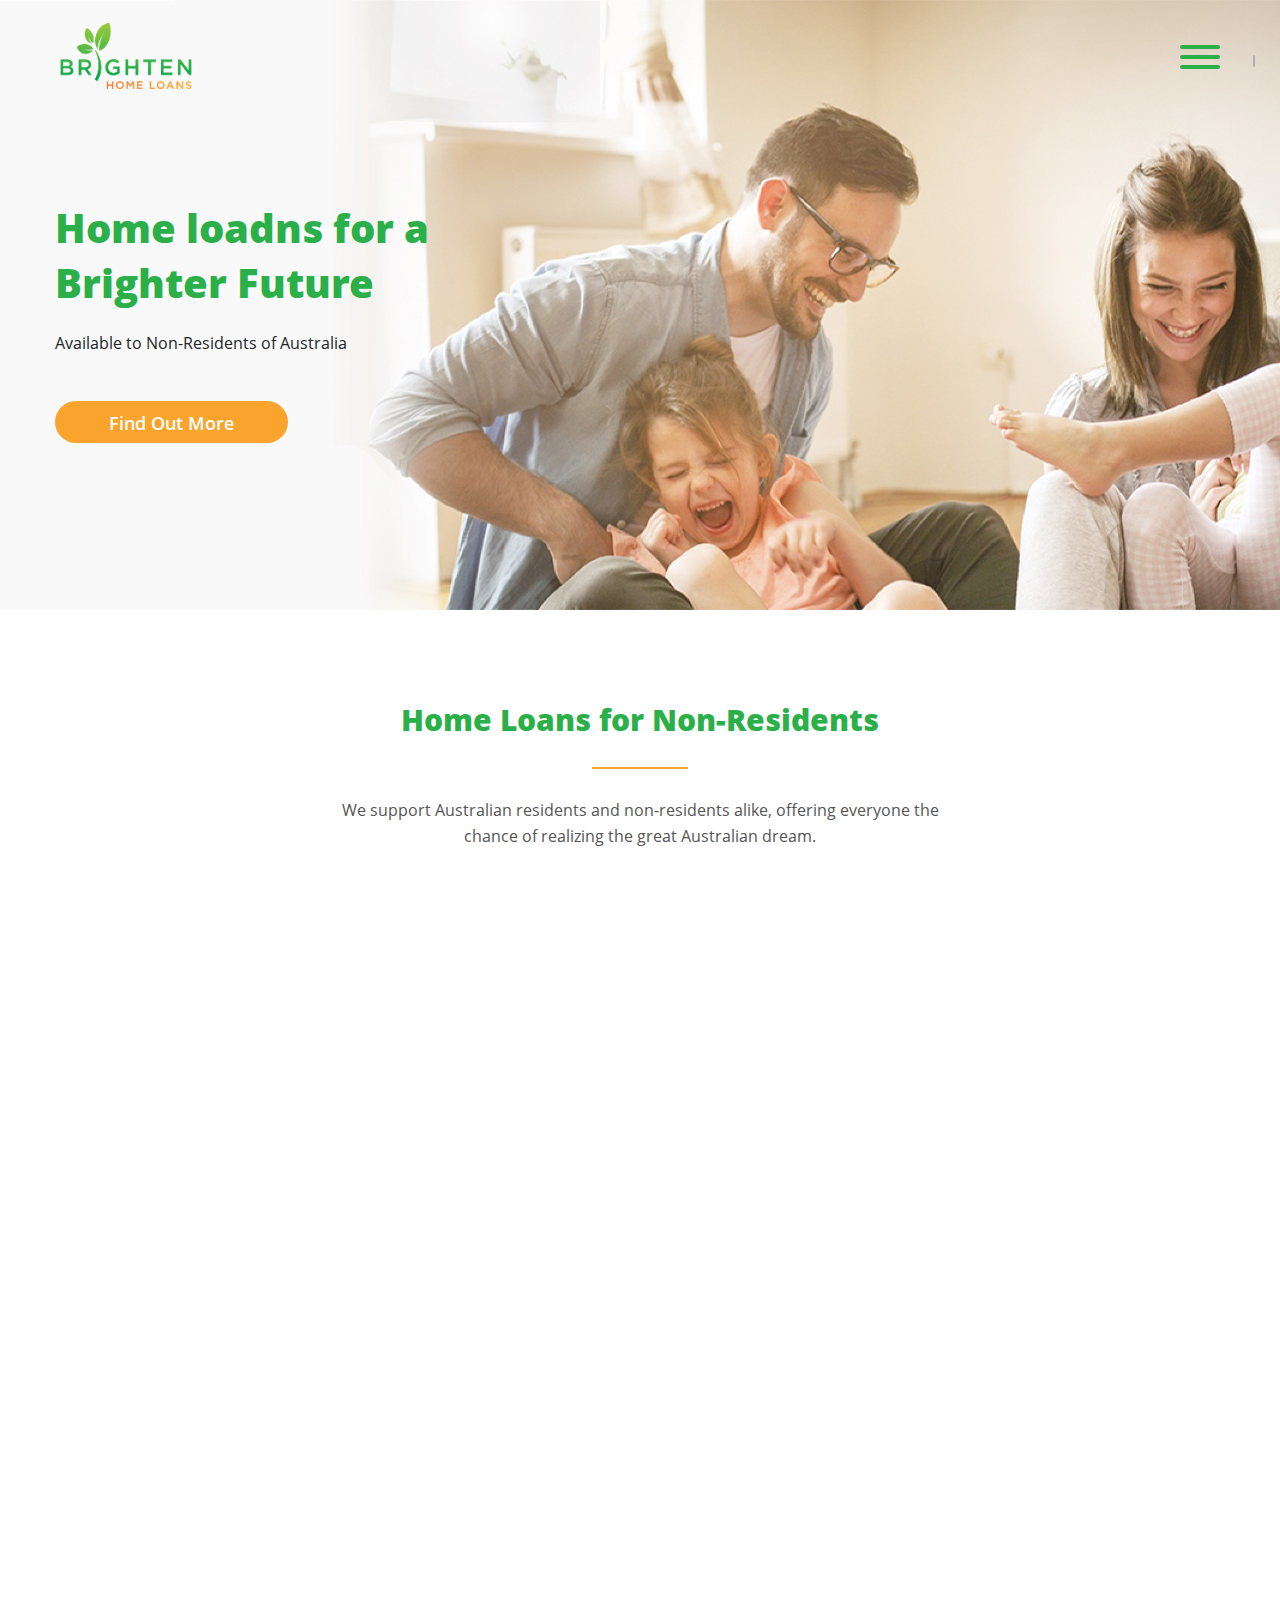
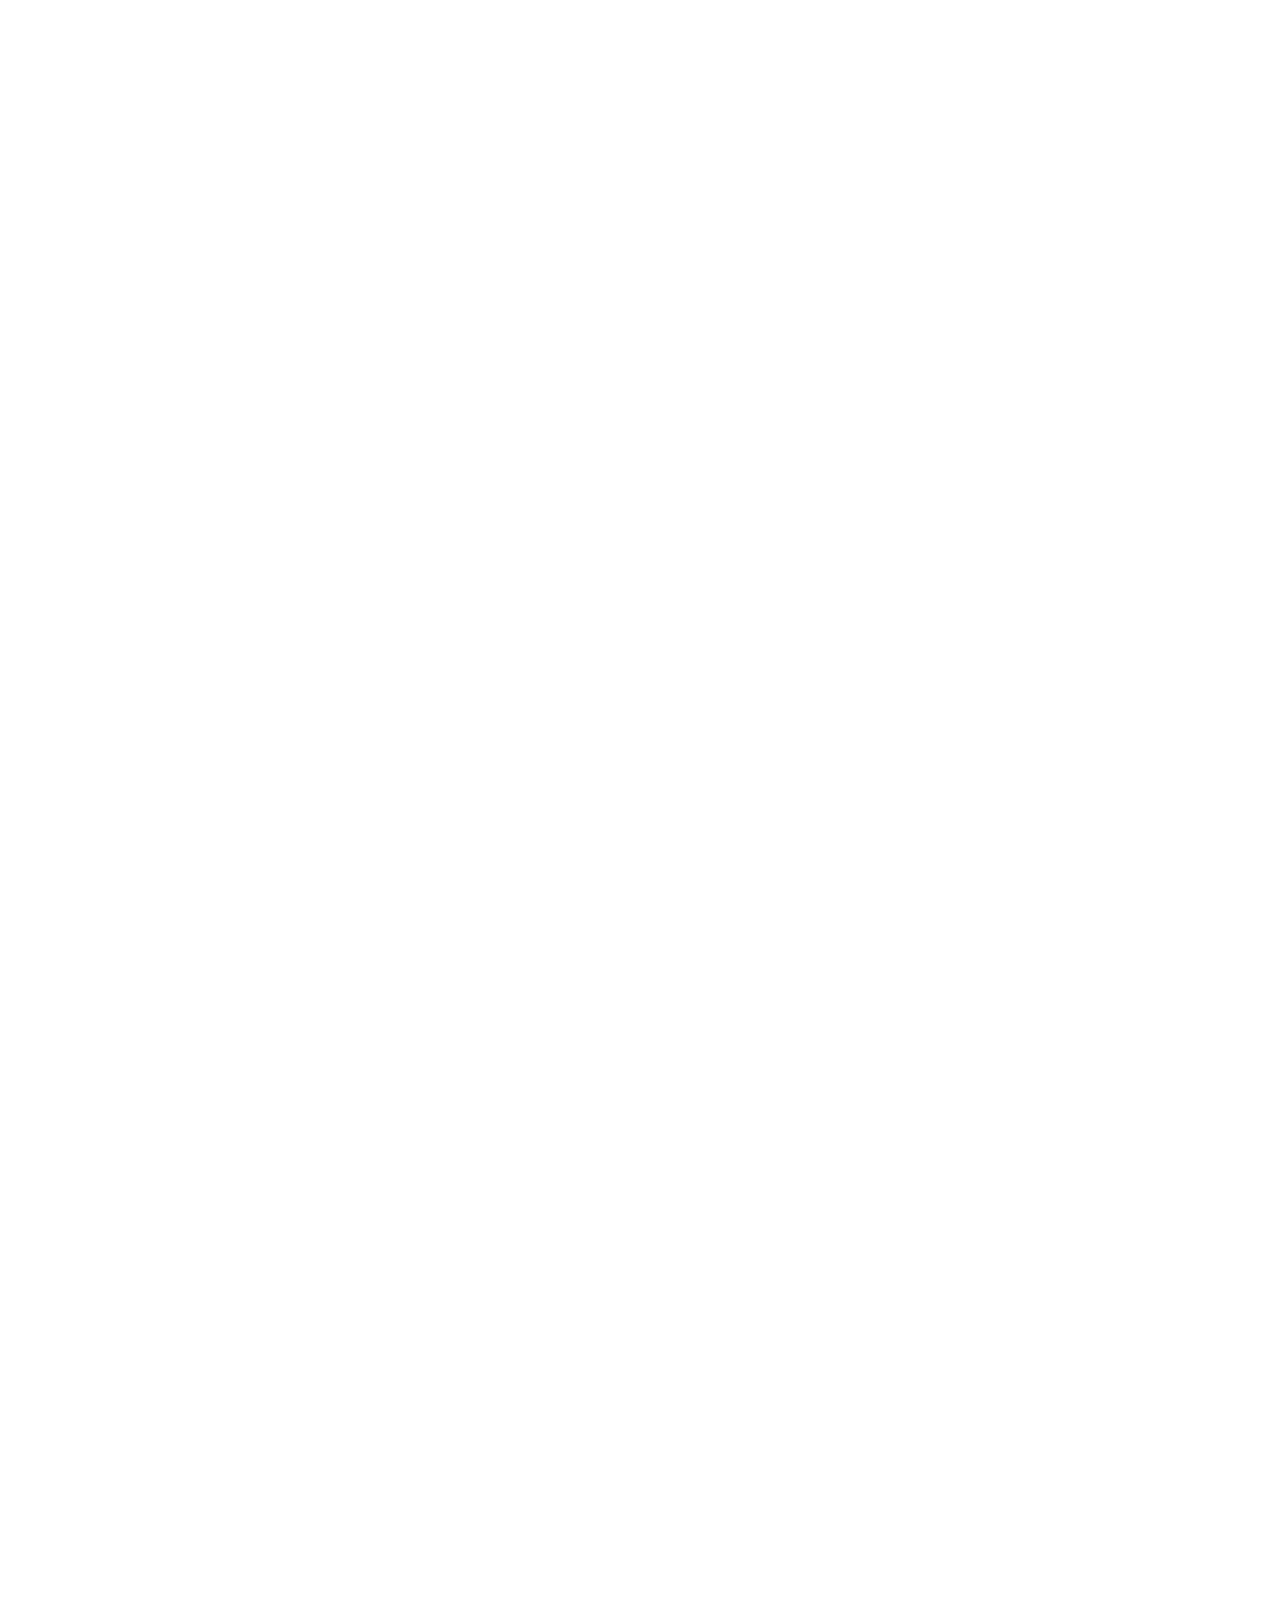
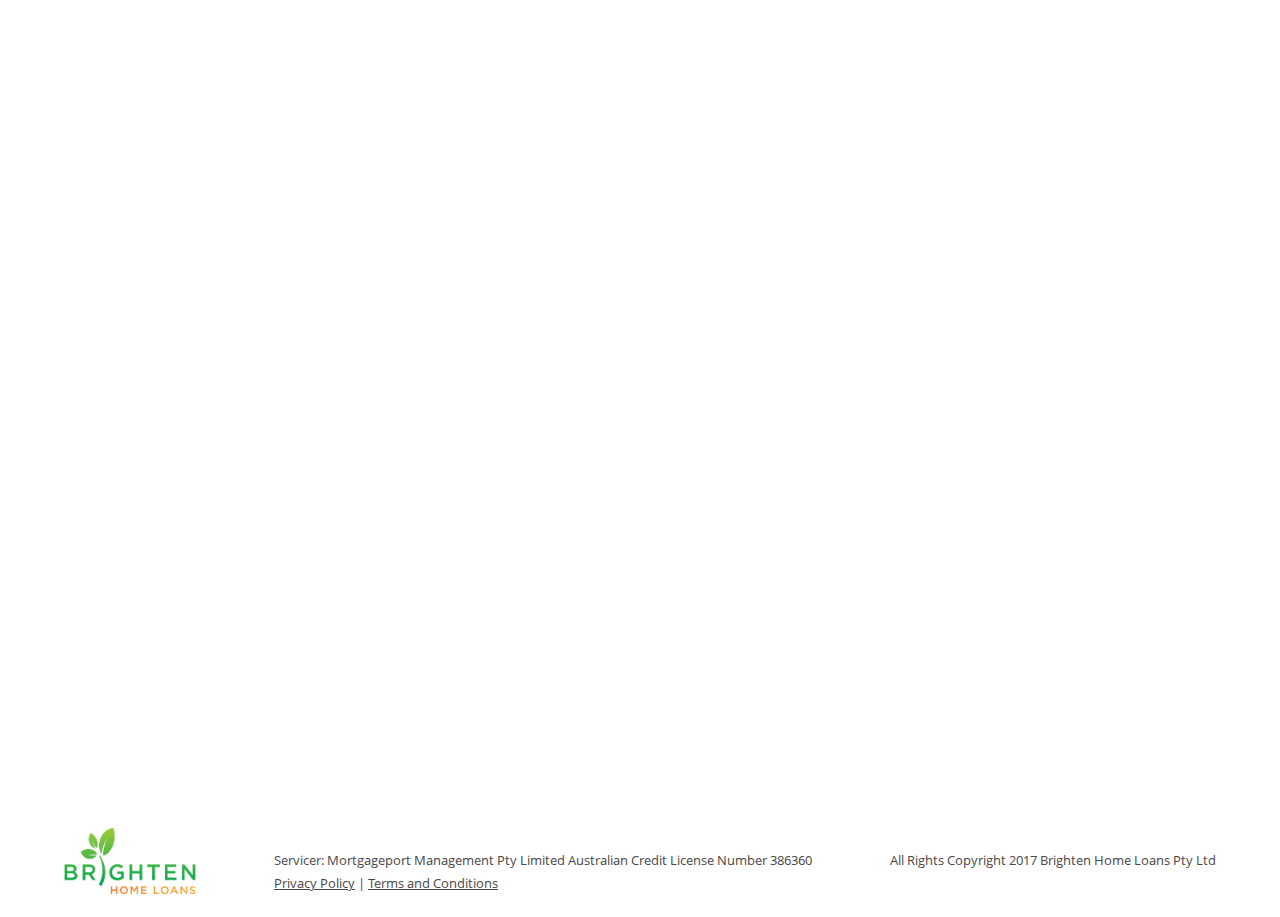
<file: index.html>
<!DOCTYPE html>
<html lang="en">
<head>
	<meta charset="UTF-8">
	<title>Brighten Home Loan</title>
	<meta name="viewport" content="width=device-width, user-scalable=no, initial-scale=1.0, maximum-scale=1.0, minimum-scale=1.0">
	<link rel="stylesheet" href="css/bootstrap-reboot.min.css">
	<link rel="stylesheet" href="css/slick.css">
	<link rel="stylesheet" href="css/aos.css">
	<link rel="stylesheet" href="css/style.css">
	<script src="js/jquery.min.js"></script>
	<script src="js/aos.js"></script>
	<script src="js/float-menu.js"></script>
	<script src="js/slick.min.js"></script>
	<script src="js/script.js"></script>
</head>
<body>
	<header>
		<div class="nav cd-auto-hide-header">
			<div class="nav-left">
				<div class="logo">
					<h1><a href="#"><img src="images/logo.svg" alt="Brighten Home Loan"></a></h1>
				</div>
				<div class="menu">
					<ul>
						<li><a href="#">Loan Offerings</a></li>
						<li class="active"><a href="#">Calculators</a></li>
						<li><a href="#">Resources</a></li>
						<li><a href="#">About Us</a></li>
						<li><a href="#">Contact Us</a></li>
					</ul>
				</div>
			</div>
			<div class="nav-right">
				<div class="switch-language">
					<ul>
						<li class="active"><a href="#">EN</a></li>
						<li><a href="#">中文</a></li>
					</ul>
				</div>
				<div class="borrower-login">
					<a href="#" class="btn btn-green">Borrower Login</a>
				</div>
			</div>
			<div class="nav-hamburger">
				<button class="hamburger hamburger--slider" type="button">
					<span class="hamburger-box">
						<span class="hamburger-inner"></span>
					</span>
				</button>
			</div>
		</div>
		<div class="menu-hide">

			<div class="menu-shadow"></div>
			<div class="menu-content">
				<div class="menu-hide-wrap">
					<ul class="menu-content-menu">
						<li><a href="#">Loan Offerings</a></li>
						<li class="active"><a href="#">Calculators</a></li>
						<li><a href="#">Resources</a></li>
						<li><a href="#">About Us</a></li>
						<li><a href="#">Contact Us</a></li>
					</ul>
					<ul class="menu-content-language">
						<li class="active"><a href="#">EN</a></li>
						<li><a href="#">中文</a></li>
					</ul>
					<a href="#" class="btn btn-green">Borrower Login</a>
				</div>
			</div>
		</div>
	</header>
	<section class="home-banner" style="background: url(images/home-banner.jpg); background-size: cover;background-position: center">
		<div class="text-block-wrap" data-aos="fade-up" data-aos-duration="1000">
			<div class="text-block">
				<h2>Home loadns for a<br>Brighter Future</h2>
				<p>Available to Non-Residents of Australia</p>
				<a href="#" class="btn btn-large btn-yellow">Find Out More</a>
			</div>
		</div>
	</section>
	<section class="center-text" data-aos="fade-up" data-aos-duration="1000">
		<h3 class="has-line">Home Loans for Non-Residents</h3>
		<p>We support Australian residents and non-residents alike, offering everyone the chance of realizing the great Australian dream.</p>
	</section>
	<section class="loans-clients" data-aos="fade-up" data-aos-duration="1000">
		<div class="loans">
			<div class="title-block">
				Our Loans
			</div>
			<div class="icon-texts-new">
				<div class="icon-text-block">
					<div class="icon">
						<img src="images/icon1.svg" alt="">
					</div>
					<div class="icon-title">
						Brighten Home Loan
					</div>
					<div class="icon-text">
						Residential home loan, <br>from <span class="green">6.99%</span> <span class="black">p.a.*</span>
					</div>
				</div>
				<div class="icon-text-block">
					<div class="icon">
						<img src="images/icon2.svg" alt="">
					</div>
					<div class="icon-title">
						Brighten Easy Builder
					</div>
					<div class="icon-text">
						House and Land construction loan, <br>from <span  class="green">4.99%</span> <span class="black">p.a.*</span>
					</div>
				</div>
			</div>
		</div>
		<div class="clients">
			<div class="title-block">
				Our Clients
			</div>
			<div class="icon-texts-new">
				<div class="icon-text-block">
					<div class="icon">
						<img src="images/icon3.svg" alt="">
					</div>
					<div class="icon-title">
						Employee
					</div>
					<div class="icon-text">
						I'm an employee <br>borrower
					</div>
				</div>
				<div class="icon-text-block">
					<div class="icon">
						<img src="images/icon4.svg" alt="">
					</div>
					<div class="icon-title">
						Self-Employed
					</div>
					<div class="icon-text">
						I'm a self-employed <br>borrower
					</div>
				</div>
			</div>
		</div>
	</section>
	<section class="why-choose" data-aos="fade-up" data-aos-duration="1000" style="background: url(images/home-bg1.jpg); background-position: center; background-size: cover;">
		<h3 class="has-line">Why Choose Brighten?</h3>
		<div class="icon-texts">
			<div class="icon-text-block">
				<div class="icon">
					<img src="images/icon5.svg" alt="">
				</div>
				<div class="icon-title">
					Free Assessment
				</div>
				<div class="icon-text">
					Free pre-assessment to find out how <br>much you can borrow
				</div>
			</div>
			<div class="icon-text-block">
				<div class="icon">
					<img src="images/icon6.svg" alt="">
				</div>
				<div class="icon-title">
					Time
				</div>
				<div class="icon-text">
					Fast credit assessment and settlement <br>through our proprietary loan program
				</div>
			</div>
			<div class="icon-text-block">
				<div class="icon">
					<img src="images/icon7.svg" alt="">
				</div>
				<div class="icon-title">
					Team
				</div>
				<div class="icon-text">
					Experienced, multilingual team on hand <br>to guide you through the journey
				</div>
			</div>
			<div class="icon-text-block">
				<div class="icon">
					<img src="images/icon8.svg" alt="">
				</div>
				<div class="icon-title">
					Non-Residents
				</div>
				<div class="icon-text">
					Open to non-residents and temporary <br>residents of Australia with offshore income
				</div>
			</div>
			<div class="icon-text-block">
				<div class="icon">
					<img src="images/icon9.svg" alt="">
				</div>
				<div class="icon-title">
					Construction Loan
				</div>
				<div class="icon-text">
					Build the home of your dreams on the <br>land of your choosing
				</div>
			</div>
			<div class="icon-text-block">
				<div class="icon">
					<img src="images/icon10.svg" alt="">
				</div>
				<div class="icon-title">
					30 Year Loan Term
				</div>
				<div class="icon-text">
					Providing a long term commitment and <br>establishing a partnership of trust
				</div>
			</div>
		</div>
	</section>
	<section class="how-it-works" data-aos="fade-up" data-aos-duration="1000">
		<h3 class="has-line">How It Works</h3>
		<p>Our professional multi-lingual lending specialists are ready to guide you through the journey.</p>
		<div class="icon-texts">
			<div class="icon-text-block">
				<div class="count">1</div>
				<div class="icon">
					<img src="images/icon11.svg" alt="">
				</div>
				<div class="icon-title">
					Free Pre-assessment
				</div>
				<div class="icon-text">
					Find out how much you can borrow
				</div>
			</div>
			<div class="icon-text-block">
				<div class="count">2</div>
				<div class="icon">
					<img src="images/icon12.svg" alt="">
				</div>
				<div class="icon-title">
					Full Application
				</div>
				<div class="icon-text">
					Submit completed application <br>plus all supporting documents
				</div>
			</div>
			<div class="icon-text-block">
				<div class="count">3</div>
				<div class="icon">
					<img src="images/icon13.svg" alt="">
				</div>
				<div class="icon-title">
					Documents Signing
				</div>
				<div class="icon-text">
					Upon formal loan approval <br>documents are forwarded for signing
				</div>
			</div>
			<div class="icon-text-block">
				<div class="count">4</div>
				<div class="icon">
					<img src="images/icon14.svg" alt="">
				</div>
				<div class="icon-title">
					Loan Settled
				</div>
				<div class="icon-text">
					Loan Released <br><span class="green-small">congratulations!</span>
				</div>
			</div>
		</div>
	</section>
	<section class="get-your-free" data-aos="fade-up" data-aos-duration="1000" style="background: url(images/home-bg2.jpg); background-position: center; background-size: cover;">
		<h5>Brighten Home Loans is an Australian residential non-bank home loan program, available to Australian residents and non-residents alike</h5>
		<a href="#" class="btn btn-green btn-large">Get Your Free Pre-assessment</a>
	</section>
	<section class="two-column-text" data-aos="fade-up" data-aos-duration="1000">
		<div class="left">
			<div class="left-wrap">
				<h3 class="has-line line-left">Home Loan Calculators</h3>
				<p>Use our handy mortgage calculators to get the information you need to determine your home loan options.</p>
			</div>
		</div>
		<div class="right">
			<ul>
				<li class="active"><a href="#">How much can I borrow?</a></li>
				<li><a href="#">How much will my loan repayments be?</a></li>
				<li><a href="#">How much stamp duty will I have to pay?</a></li>
				<li><a href="#">How long will it take to repay the loan?</a></li>
			</ul>
		</div>
	</section>
	<section class="achieve" data-aos="fade-up" data-aos-duration="1000" style="background: url(images/home-bg3.jpg); background-position: center; background-size: cover;">
		<h3>Achieve Your Australian Dream</h3>
		<div class="buttons">
			<ul>
				<li><a href="#" class="btn btn-green btn-large">Apply Now</a></li>
				<li class="line"></li>
				<li><a href="#" class="btn btn-green btn-large">Send Us Your Enquiry</a></li>
				<li class="line"></li>
				<li><a href="#" class="btn btn-green btn-large">Contact Us</a></li>
			</ul>
		</div>
	</section>
	<footer>
		<div class="footer-containner">
			<div class="left">
				<p><a href="#"><img src="images/logo.svg" alt=""></a></p>
			</div>
			<div class="mid">
				<p>Servicer:  Mortgageport Management Pty Limited Australian Credit License Number 386360</p>
				<p><a href="#">Privacy Policy</a> | <a href="#">Terms and Conditions</a></p>
			</div>
			<div class="right">
				<p>All Rights  Copyright  2017 Brighten Home Loans Pty Ltd</p>
			</div>
		</div>
	</footer>
</body>
</html>
</file>
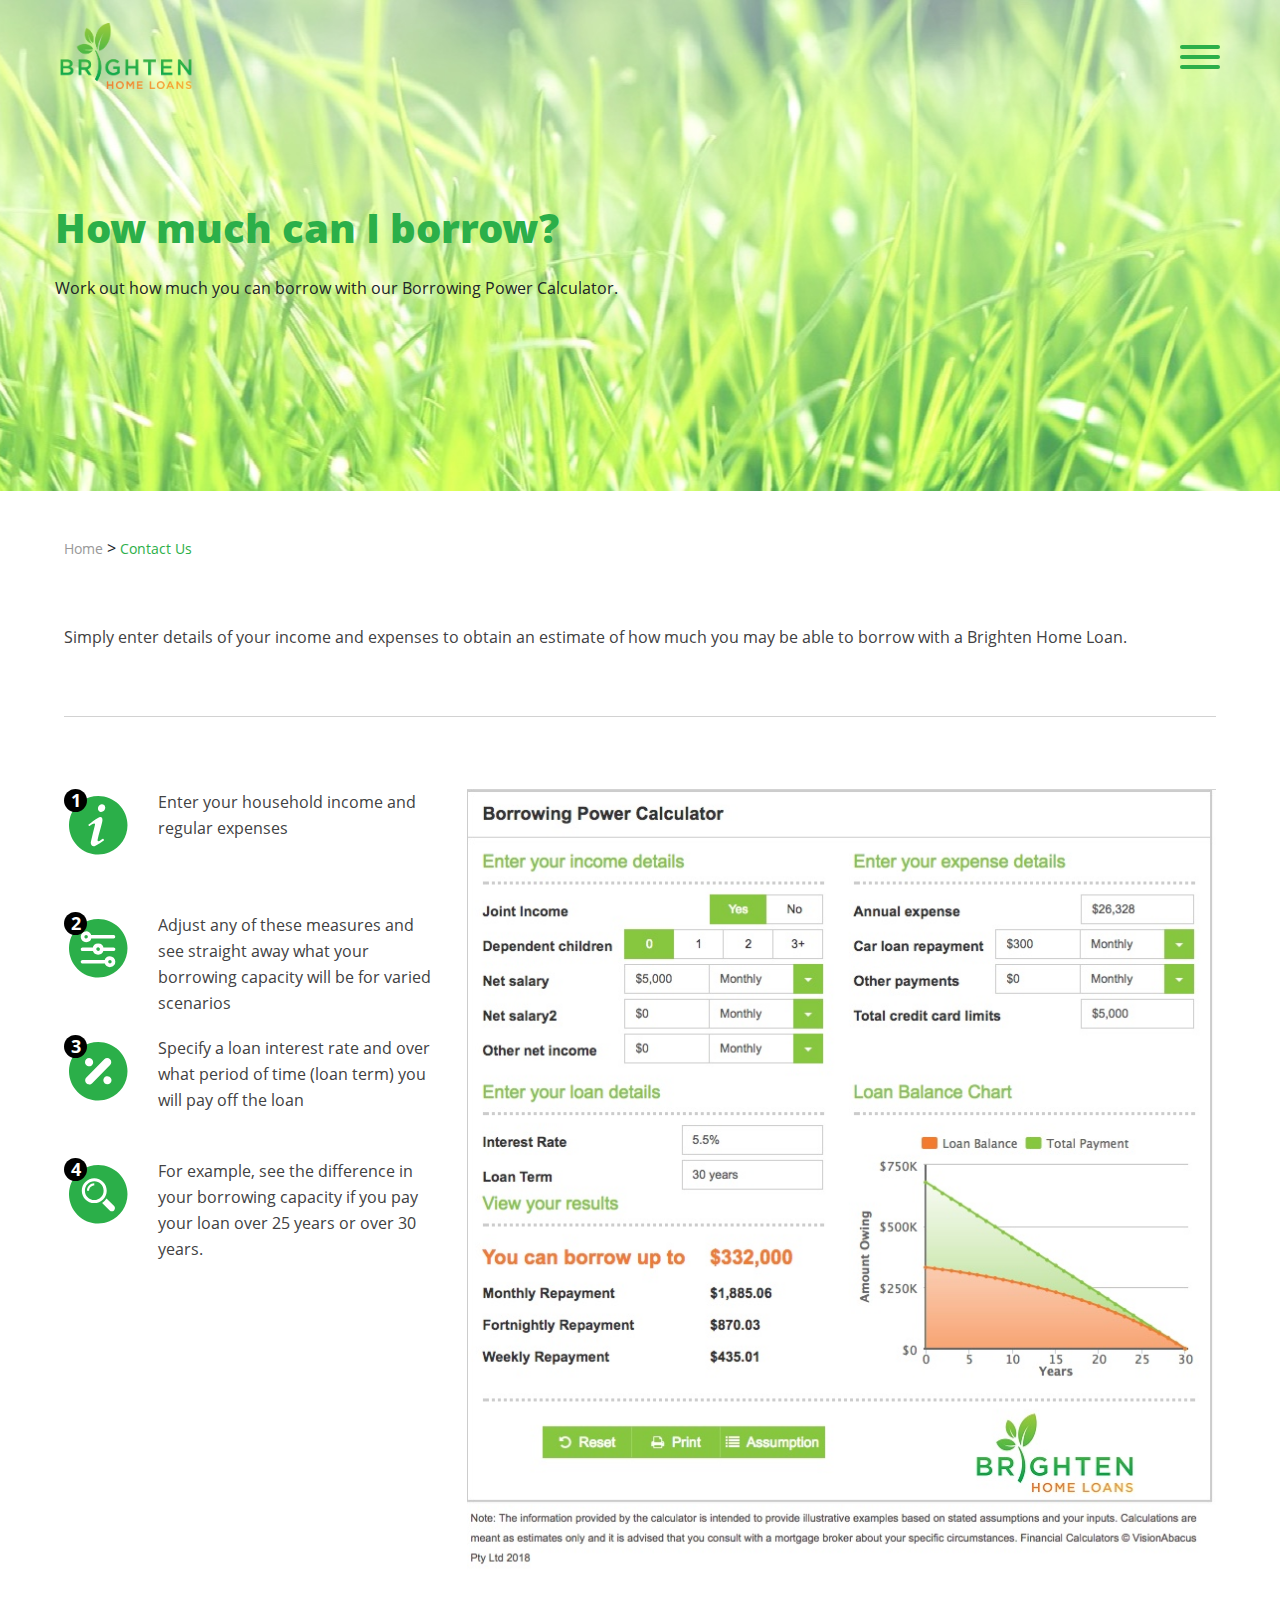
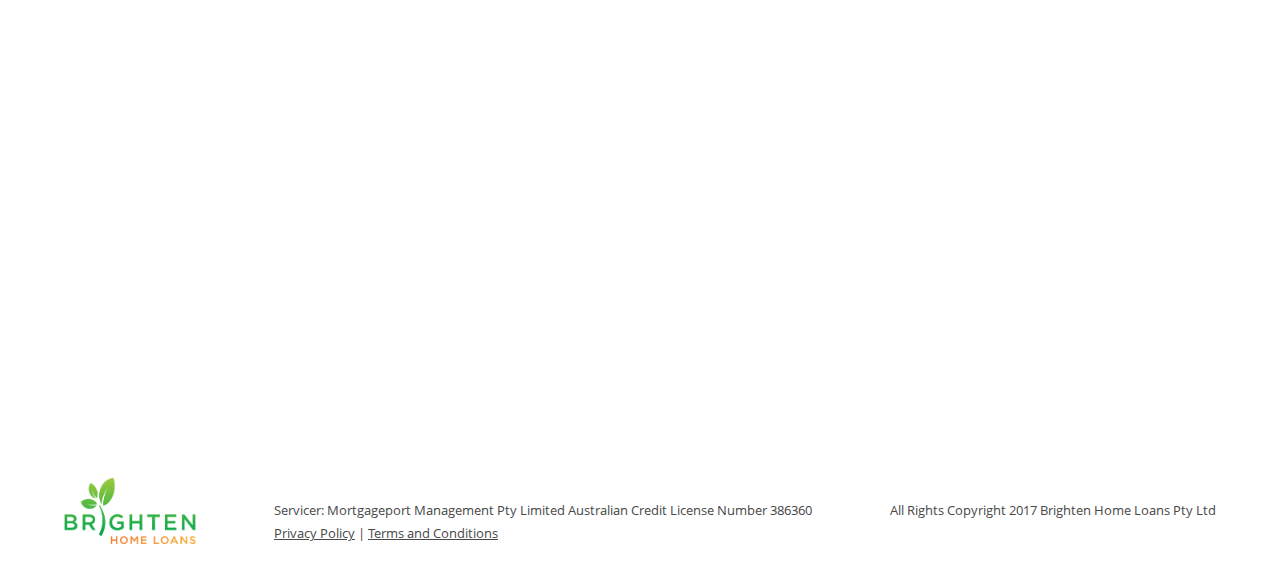
<file: page10.html>
<!DOCTYPE html>
<html lang="en">
<head>
	<meta charset="UTF-8">
	<title>Brighten Home Loan</title>
	<meta name="viewport" content="width=device-width, user-scalable=no, initial-scale=1.0, maximum-scale=1.0, minimum-scale=1.0">
	<link rel="stylesheet" href="css/bootstrap-reboot.min.css">
	<link rel="stylesheet" href="css/slick.css">
	<link rel="stylesheet" href="css/aos.css">
	<link rel="stylesheet" href="css/style.css">
	<script src="js/jquery.min.js"></script>
	<script src="js/aos.js"></script>
	<script src="js/float-menu.js"></script>
	<script src="js/slick.min.js"></script>
	<script src="js/script.js"></script>
</head>
<body>
	<header>
		<div class="nav cd-auto-hide-header">
			<div class="nav-left">
				<div class="logo">
					<h1><a href="#"><img src="images/logo.svg" alt="Brighten Home Loan"></a></h1>
				</div>
				<div class="menu">
					<ul>
						<li><a href="#">Loan Offerings</a></li>
						<li class="active"><a href="#">Calculators</a></li>
						<li><a href="#">Resources</a></li>
						<li><a href="#">About Us</a></li>
						<li><a href="#">Contact Us</a></li>
					</ul>
				</div>
			</div>
			<div class="nav-right">
				<div class="switch-language">
					<ul>
						<li class="active"><a href="#">EN</a></li>
						<li><a href="#">中文</a></li>
					</ul>
				</div>
				<div class="borrower-login">
					<a href="#" class="btn btn-green">Borrower Login</a>
				</div>
			</div>
			<div class="nav-hamburger">
				<button class="hamburger hamburger--slider" type="button">
					<span class="hamburger-box">
						<span class="hamburger-inner"></span>
					</span>
				</button>
			</div>
		</div>
		<div class="menu-hide">

			<div class="menu-shadow"></div>
			<div class="menu-content">
				<div class="menu-hide-wrap">
					<ul class="menu-content-menu">
						<li><a href="#">Loan Offerings</a></li>
						<li class="active"><a href="#">Calculators</a></li>
						<li><a href="#">Resources</a></li>
						<li><a href="#">About Us</a></li>
						<li><a href="#">Contact Us</a></li>
					</ul>
					<ul class="menu-content-language">
						<li class="active"><a href="#">EN</a></li>
						<li><a href="#">中文</a></li>
					</ul>
					<a href="#" class="btn btn-green">Borrower Login</a>
				</div>
			</div>
		</div>
	</header>
	<section class="banner" style="background: url(images/inner-banner5.jpg); background-position: center; background-size: cover;">
		<div class="text-block-wrap" data-aos="fade-up" data-aos-duration="1000">
			<div class="text-block">
				<h2>How much can I borrow?</h2>
				<p>Work out how much you can borrow with our Borrowing Power Calculator.</p>
			</div>
		</div>
	</section>
	<section class="breadcrumb-navigation" data-aos="fade-up" data-aos-duration="1000">
		<a href="#" class="home-page">Home</a> > <a href="#" class="current-page">Contact Us</a>
	</section>
	<section class="text-iframe-col-2" data-aos="fade-up" data-aos-duration="1000">
		<p>Simply enter details of your income and expenses to obtain an estimate of how much you may be able to borrow with a Brighten Home Loan.</p>
		<div class="segmenting-line"></div>
		<div class="left">
			<div class="left-icon-text">
				<div class="left-icon-text-icon">
					<img src="images/icon29.svg" alt="">
				</div>
				<div class="left-icon-text-text">
					Enter your household income and regular expenses
				</div>
			</div>
			<div class="left-icon-text">
				<div class="left-icon-text-icon">
					<img src="images/icon30.svg" alt="">
				</div>
				<div class="left-icon-text-text">
					Adjust any of these measures and see straight away what your borrowing capacity will be for varied scenarios
				</div>
			</div>
			<div class="left-icon-text">
				<div class="left-icon-text-icon">
					<img src="images/icon31.svg" alt="">
				</div>
				<div class="left-icon-text-text">
					Specify a loan interest rate and over what period of time (loan term) you will pay off the loan
				</div>
			</div>
			<div class="left-icon-text">
				<div class="left-icon-text-icon">
					<img src="images/icon32.svg" alt="">
				</div>
				<div class="left-icon-text-text">
					For example, see the difference in your borrowing capacity if you pay your loan over 25 years or over 30 years.
				</div>
			</div>
		</div>
		<div class="right">
			<img src="images/iframe.jpg" alt="">
		</div>
	</section>

	<section class="achieve" data-aos="fade-up" data-aos-duration="1000" style="background: url(images/home-bg3.jpg); background-position: center; background-size: cover;">
		<h3>Achieve Your Australian Dream</h3>
		<div class="buttons">
			<ul>
				<li><a href="#" class="btn btn-green btn-large">Apply Now</a></li>
				<li class="line"></li>
				<li><a href="#" class="btn btn-green btn-large">Send Us Your Enquiry</a></li>
				<li class="line"></li>
				<li><a href="#" class="btn btn-green btn-large">Contact Us</a></li>
			</ul>
		</div>
	</section>
	<footer>
		<div class="footer-containner">
			<div class="left">
				<p><a href="#"><img src="images/logo.svg" alt=""></a></p>
			</div>
			<div class="mid">
				<p>Servicer:  Mortgageport Management Pty Limited Australian Credit License Number 386360</p>
				<p><a href="#">Privacy Policy</a> | <a href="#">Terms and Conditions</a></p>
			</div>
			<div class="right">
				<p>All Rights  Copyright  2017 Brighten Home Loans Pty Ltd</p>
			</div>
		</div>
	</footer>
</body>
</html>
</file>
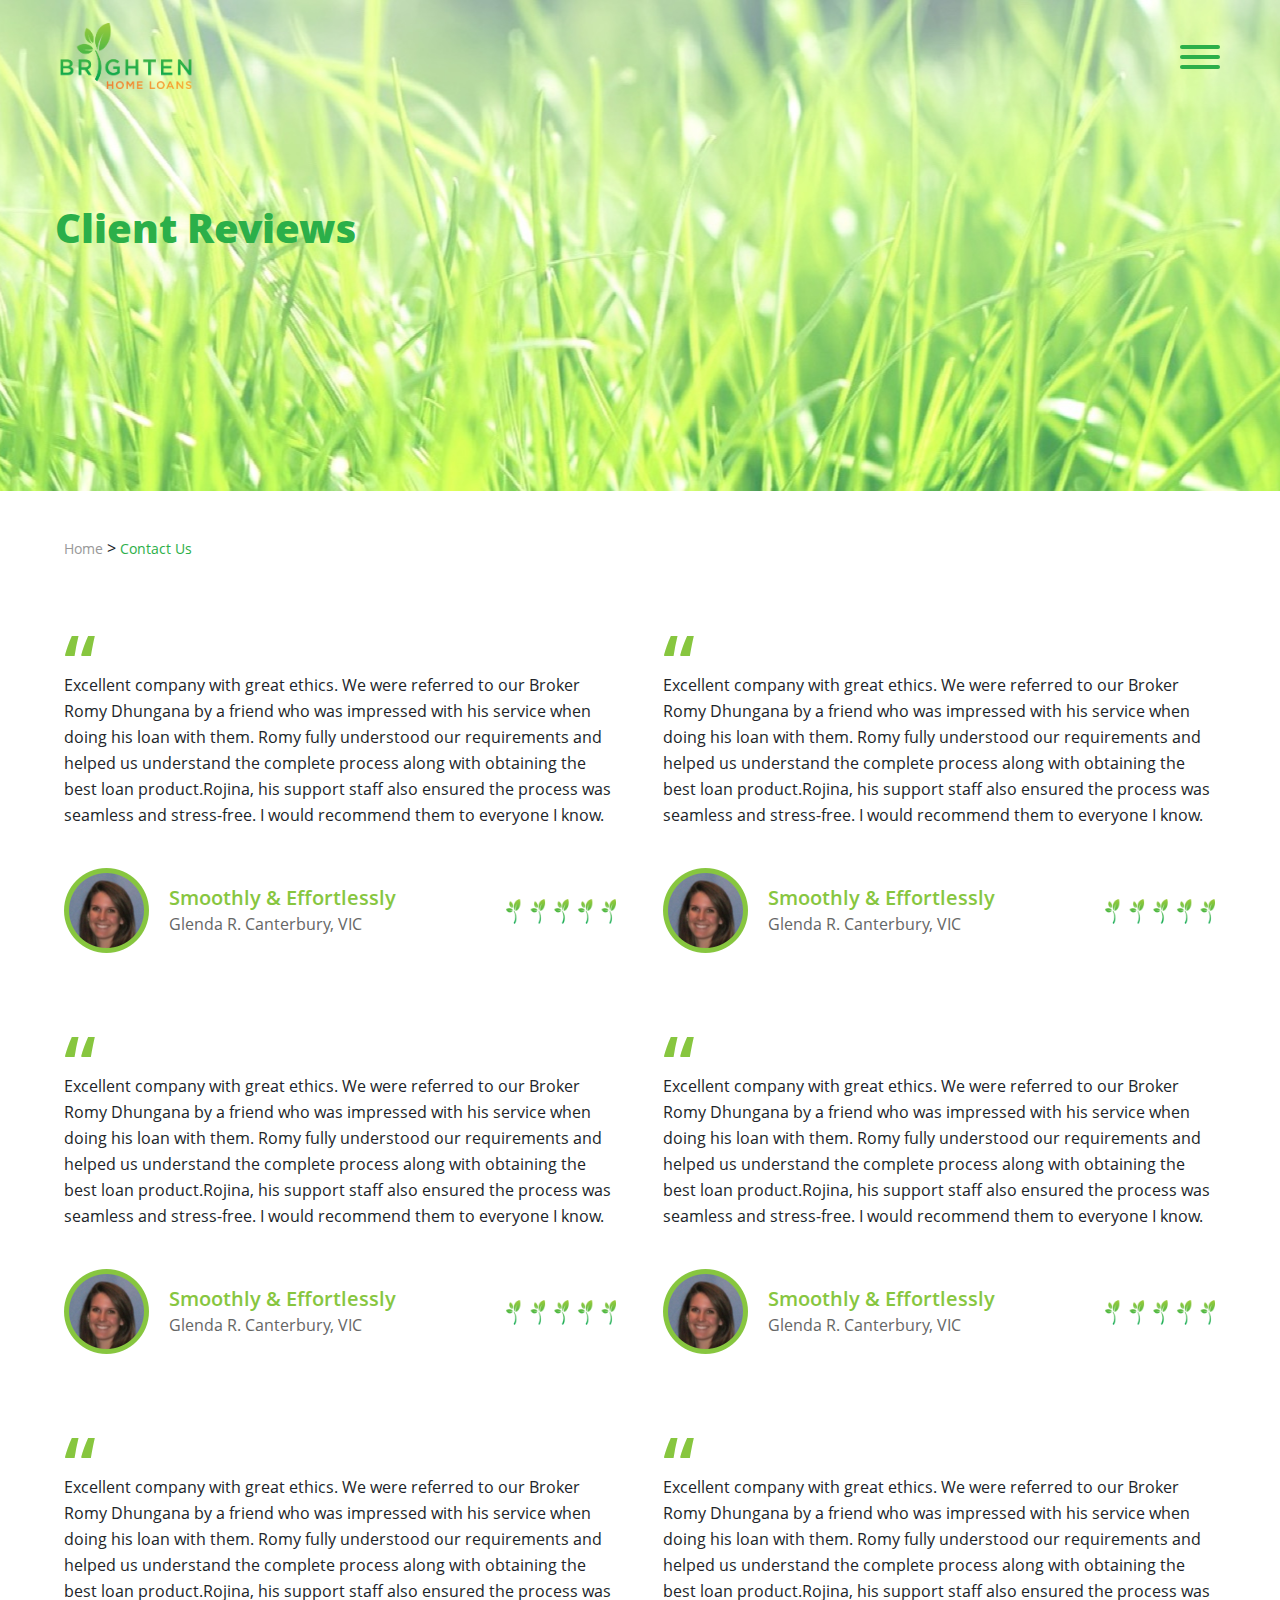
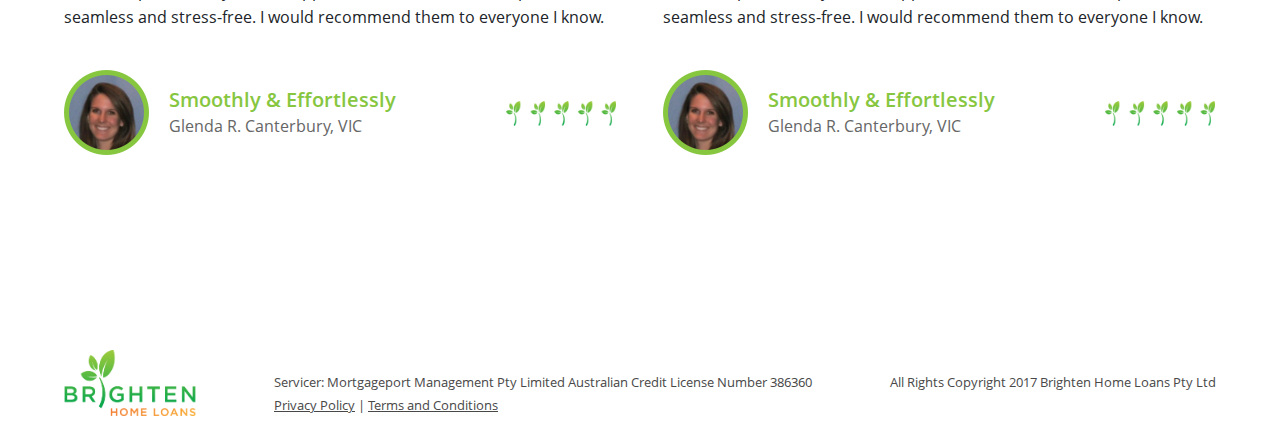
<file: page11.html>
<!DOCTYPE html>
<html lang="en">
<head>
	<meta charset="UTF-8">
	<title>Brighten Home Loan</title>
	<meta name="viewport" content="width=device-width, user-scalable=no, initial-scale=1.0, maximum-scale=1.0, minimum-scale=1.0">
	<link rel="stylesheet" href="css/bootstrap-reboot.min.css">
	<link rel="stylesheet" href="css/slick.css">
	<link rel="stylesheet" href="css/aos.css">
	<link rel="stylesheet" href="css/style.css">
	<script src="js/jquery.min.js"></script>
	<script src="js/aos.js"></script>
	<script src="js/float-menu.js"></script>
	<script src="js/slick.min.js"></script>
	<script src="js/script.js"></script>
</head>
<body>
	<header>
		<div class="nav cd-auto-hide-header">
			<div class="nav-left">
				<div class="logo">
					<h1><a href="#"><img src="images/logo.svg" alt="Brighten Home Loan"></a></h1>
				</div>
				<div class="menu">
					<ul>
						<li><a href="#">Loan Offerings</a></li>
						<li class="active"><a href="#">Calculators</a></li>
						<li><a href="#">Resources</a></li>
						<li><a href="#">About Us</a></li>
						<li><a href="#">Contact Us</a></li>
					</ul>
				</div>
			</div>
			<div class="nav-right">
				<div class="switch-language">
					<ul>
						<li class="active"><a href="#">EN</a></li>
						<li><a href="#">中文</a></li>
					</ul>
				</div>
				<div class="borrower-login">
					<a href="#" class="btn btn-green">Borrower Login</a>
				</div>
			</div>
			<div class="nav-hamburger">
				<button class="hamburger hamburger--slider" type="button">
					<span class="hamburger-box">
						<span class="hamburger-inner"></span>
					</span>
				</button>
			</div>
		</div>
		<div class="menu-hide">

			<div class="menu-shadow"></div>
			<div class="menu-content">
				<div class="menu-hide-wrap">
					<ul class="menu-content-menu">
						<li><a href="#">Loan Offerings</a></li>
						<li class="active"><a href="#">Calculators</a></li>
						<li><a href="#">Resources</a></li>
						<li><a href="#">About Us</a></li>
						<li><a href="#">Contact Us</a></li>
					</ul>
					<ul class="menu-content-language">
						<li class="active"><a href="#">EN</a></li>
						<li><a href="#">中文</a></li>
					</ul>
					<a href="#" class="btn btn-green">Borrower Login</a>
				</div>
			</div>
		</div>
	</header>
	<section class="banner" style="background: url(images/inner-banner5.jpg); background-position: center; background-size: cover;">
		<div class="text-block-wrap" data-aos="fade-up" data-aos-duration="1000">
			<div class="text-block">
				<h2>Client Reviews</h2>
			</div>
		</div>
	</section>
	<section class="breadcrumb-navigation" data-aos="fade-up" data-aos-duration="1000">
		<a href="#" class="home-page">Home</a> > <a href="#" class="current-page">Contact Us</a>
	</section>
	<section class="text-photo-col-2" data-aos="fade-up" data-aos-duration="1000">
		<div class="text-photo-block">
			<div class="text-photo-block-text">
				<p>Excellent company with great ethics. We were referred to our Broker Romy Dhungana by a friend who was impressed with his service when doing his loan with them. Romy fully understood our requirements and helped us understand the complete process along with obtaining the best loan product.Rojina, his support staff also ensured the process was seamless and stress-free. I would recommend them to everyone I know.</p>
			</div>
			<div class="text-photo-block-people">
				<div class="left">
					<img src="images/photo.png" alt="">
				</div>
				<div class="mid">
					<div class="mid-wrap">
						<div class="text-photo-block-name">
							Smoothly & Effortlessly
						</div>
						<div class="text-photo-block-position">
							Glenda R. Canterbury, VIC
						</div>
					</div>
				</div>
				<div class="right">
					<div class="right-wrap">
						<img src="images/icon33.svg" alt="">
					</div>
				</div>
			</div>
		</div>
		<div class="text-photo-block">
			<div class="text-photo-block-text">
				<p>Excellent company with great ethics. We were referred to our Broker Romy Dhungana by a friend who was impressed with his service when doing his loan with them. Romy fully understood our requirements and helped us understand the complete process along with obtaining the best loan product.Rojina, his support staff also ensured the process was seamless and stress-free. I would recommend them to everyone I know.</p>
			</div>
			<div class="text-photo-block-people">
				<div class="left">
					<img src="images/photo.png" alt="">
				</div>
				<div class="mid">
					<div class="mid-wrap">
						<div class="text-photo-block-name">
							Smoothly & Effortlessly
						</div>
						<div class="text-photo-block-position">
							Glenda R. Canterbury, VIC
						</div>
					</div>
				</div>
				<div class="right">
					<div class="right-wrap">
						<img src="images/icon33.svg" alt="">
					</div>
				</div>
			</div>
		</div>
		<div class="text-photo-block">
			<div class="text-photo-block-text">
				<p>Excellent company with great ethics. We were referred to our Broker Romy Dhungana by a friend who was impressed with his service when doing his loan with them. Romy fully understood our requirements and helped us understand the complete process along with obtaining the best loan product.Rojina, his support staff also ensured the process was seamless and stress-free. I would recommend them to everyone I know.</p>
			</div>
			<div class="text-photo-block-people">
				<div class="left">
					<img src="images/photo.png" alt="">
				</div>
				<div class="mid">
					<div class="mid-wrap">
						<div class="text-photo-block-name">
							Smoothly & Effortlessly
						</div>
						<div class="text-photo-block-position">
							Glenda R. Canterbury, VIC
						</div>
					</div>
				</div>
				<div class="right">
					<div class="right-wrap">
						<img src="images/icon33.svg" alt="">
					</div>
				</div>
			</div>
		</div>
		<div class="text-photo-block">
			<div class="text-photo-block-text">
				<p>Excellent company with great ethics. We were referred to our Broker Romy Dhungana by a friend who was impressed with his service when doing his loan with them. Romy fully understood our requirements and helped us understand the complete process along with obtaining the best loan product.Rojina, his support staff also ensured the process was seamless and stress-free. I would recommend them to everyone I know.</p>
			</div>
			<div class="text-photo-block-people">
				<div class="left">
					<img src="images/photo.png" alt="">
				</div>
				<div class="mid">
					<div class="mid-wrap">
						<div class="text-photo-block-name">
							Smoothly & Effortlessly
						</div>
						<div class="text-photo-block-position">
							Glenda R. Canterbury, VIC
						</div>
					</div>
				</div>
				<div class="right">
					<div class="right-wrap">
						<img src="images/icon33.svg" alt="">
					</div>
				</div>
			</div>
		</div>
		<div class="text-photo-block">
			<div class="text-photo-block-text">
				<p>Excellent company with great ethics. We were referred to our Broker Romy Dhungana by a friend who was impressed with his service when doing his loan with them. Romy fully understood our requirements and helped us understand the complete process along with obtaining the best loan product.Rojina, his support staff also ensured the process was seamless and stress-free. I would recommend them to everyone I know.</p>
			</div>
			<div class="text-photo-block-people">
				<div class="left">
					<img src="images/photo.png" alt="">
				</div>
				<div class="mid">
					<div class="mid-wrap">
						<div class="text-photo-block-name">
							Smoothly & Effortlessly
						</div>
						<div class="text-photo-block-position">
							Glenda R. Canterbury, VIC
						</div>
					</div>
				</div>
				<div class="right">
					<div class="right-wrap">
						<img src="images/icon33.svg" alt="">
					</div>
				</div>
			</div>
		</div>
		<div class="text-photo-block">
			<div class="text-photo-block-text">
				<p>Excellent company with great ethics. We were referred to our Broker Romy Dhungana by a friend who was impressed with his service when doing his loan with them. Romy fully understood our requirements and helped us understand the complete process along with obtaining the best loan product.Rojina, his support staff also ensured the process was seamless and stress-free. I would recommend them to everyone I know.</p>
			</div>
			<div class="text-photo-block-people">
				<div class="left">
					<img src="images/photo.png" alt="">
				</div>
				<div class="mid">
					<div class="mid-wrap">
						<div class="text-photo-block-name">
							Smoothly & Effortlessly
						</div>
						<div class="text-photo-block-position">
							Glenda R. Canterbury, VIC
						</div>
					</div>
				</div>
				<div class="right">
					<div class="right-wrap">
						<img src="images/icon33.svg" alt="">
					</div>
				</div>
			</div>
		</div>
	</section>
	<footer>
		<div class="footer-containner">
			<div class="left">
				<p><a href="#"><img src="images/logo.svg" alt=""></a></p>
			</div>
			<div class="mid">
				<p>Servicer:  Mortgageport Management Pty Limited Australian Credit License Number 386360</p>
				<p><a href="#">Privacy Policy</a> | <a href="#">Terms and Conditions</a></p>
			</div>
			<div class="mid">
				<p>All Rights  Copyright  2017 Brighten Home Loans Pty Ltd</p>
			</div>
		</div>
	</footer>
</body>
</html>
</file>
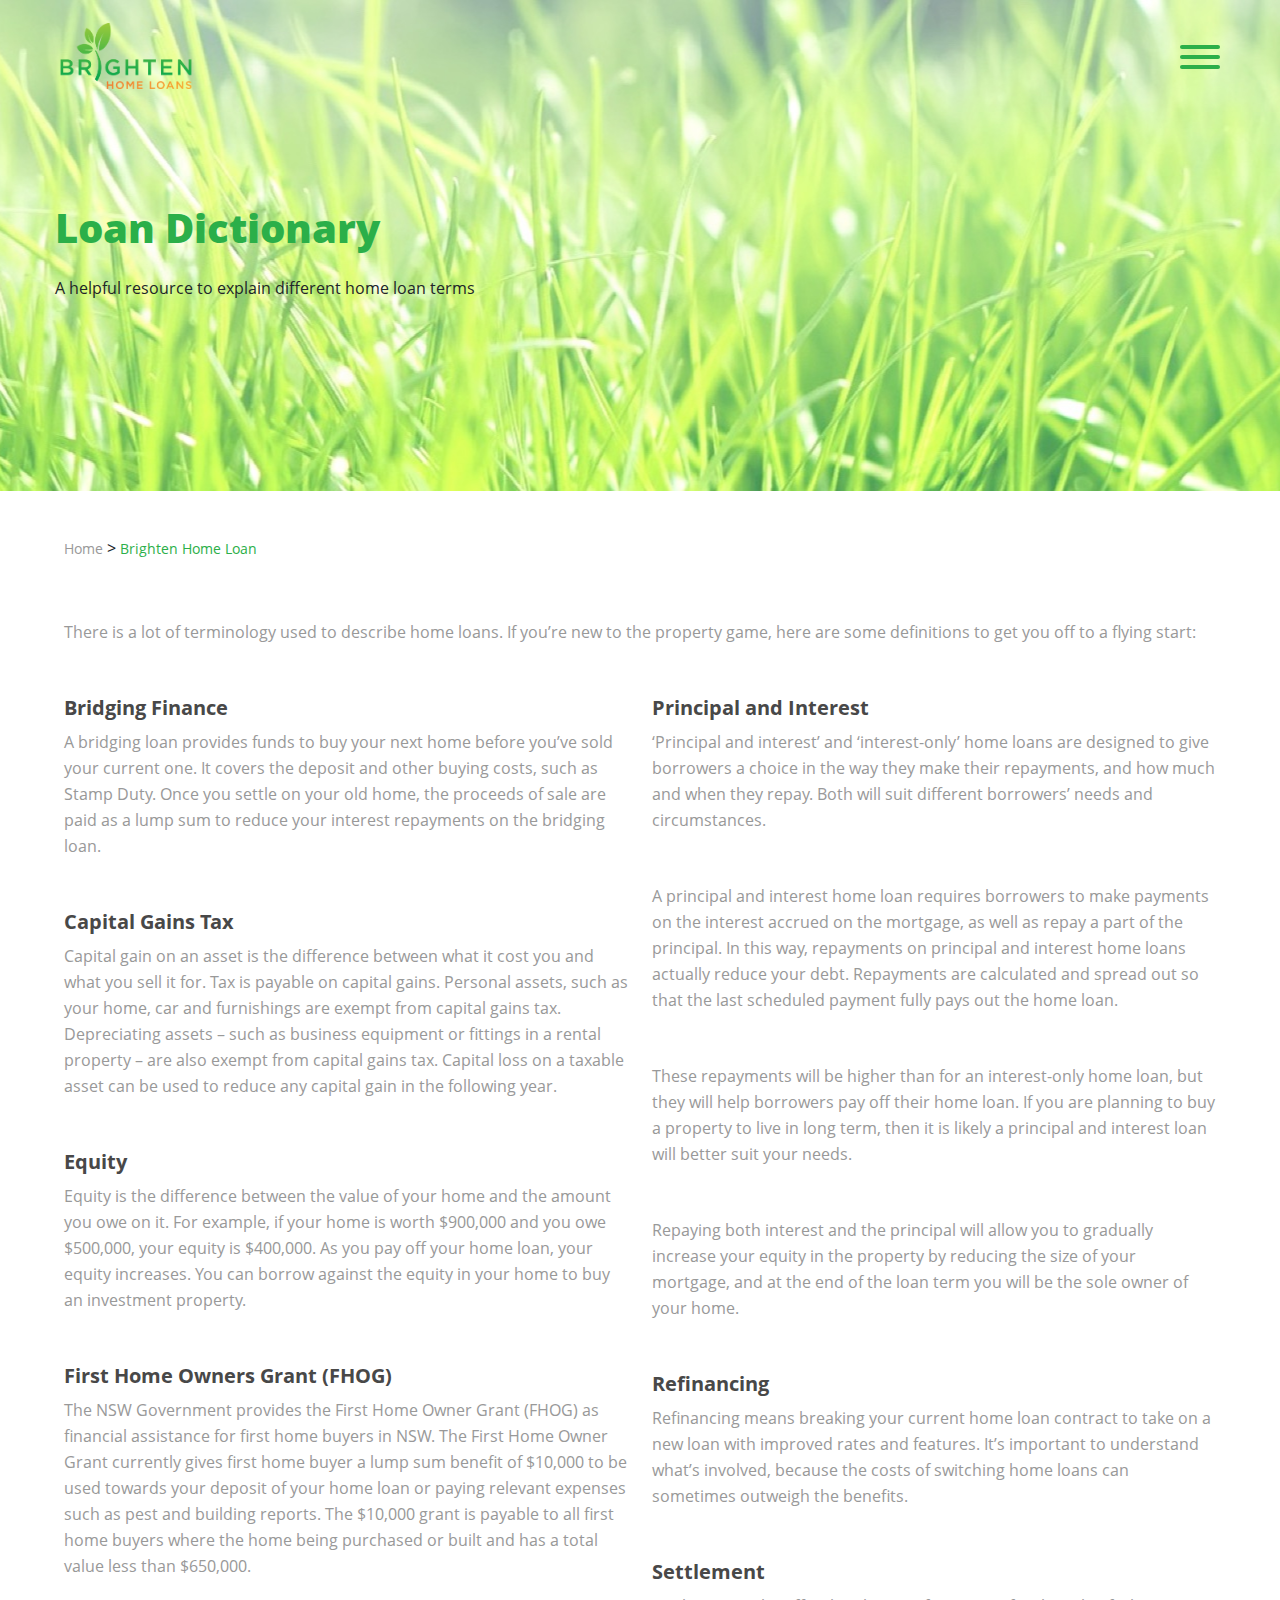
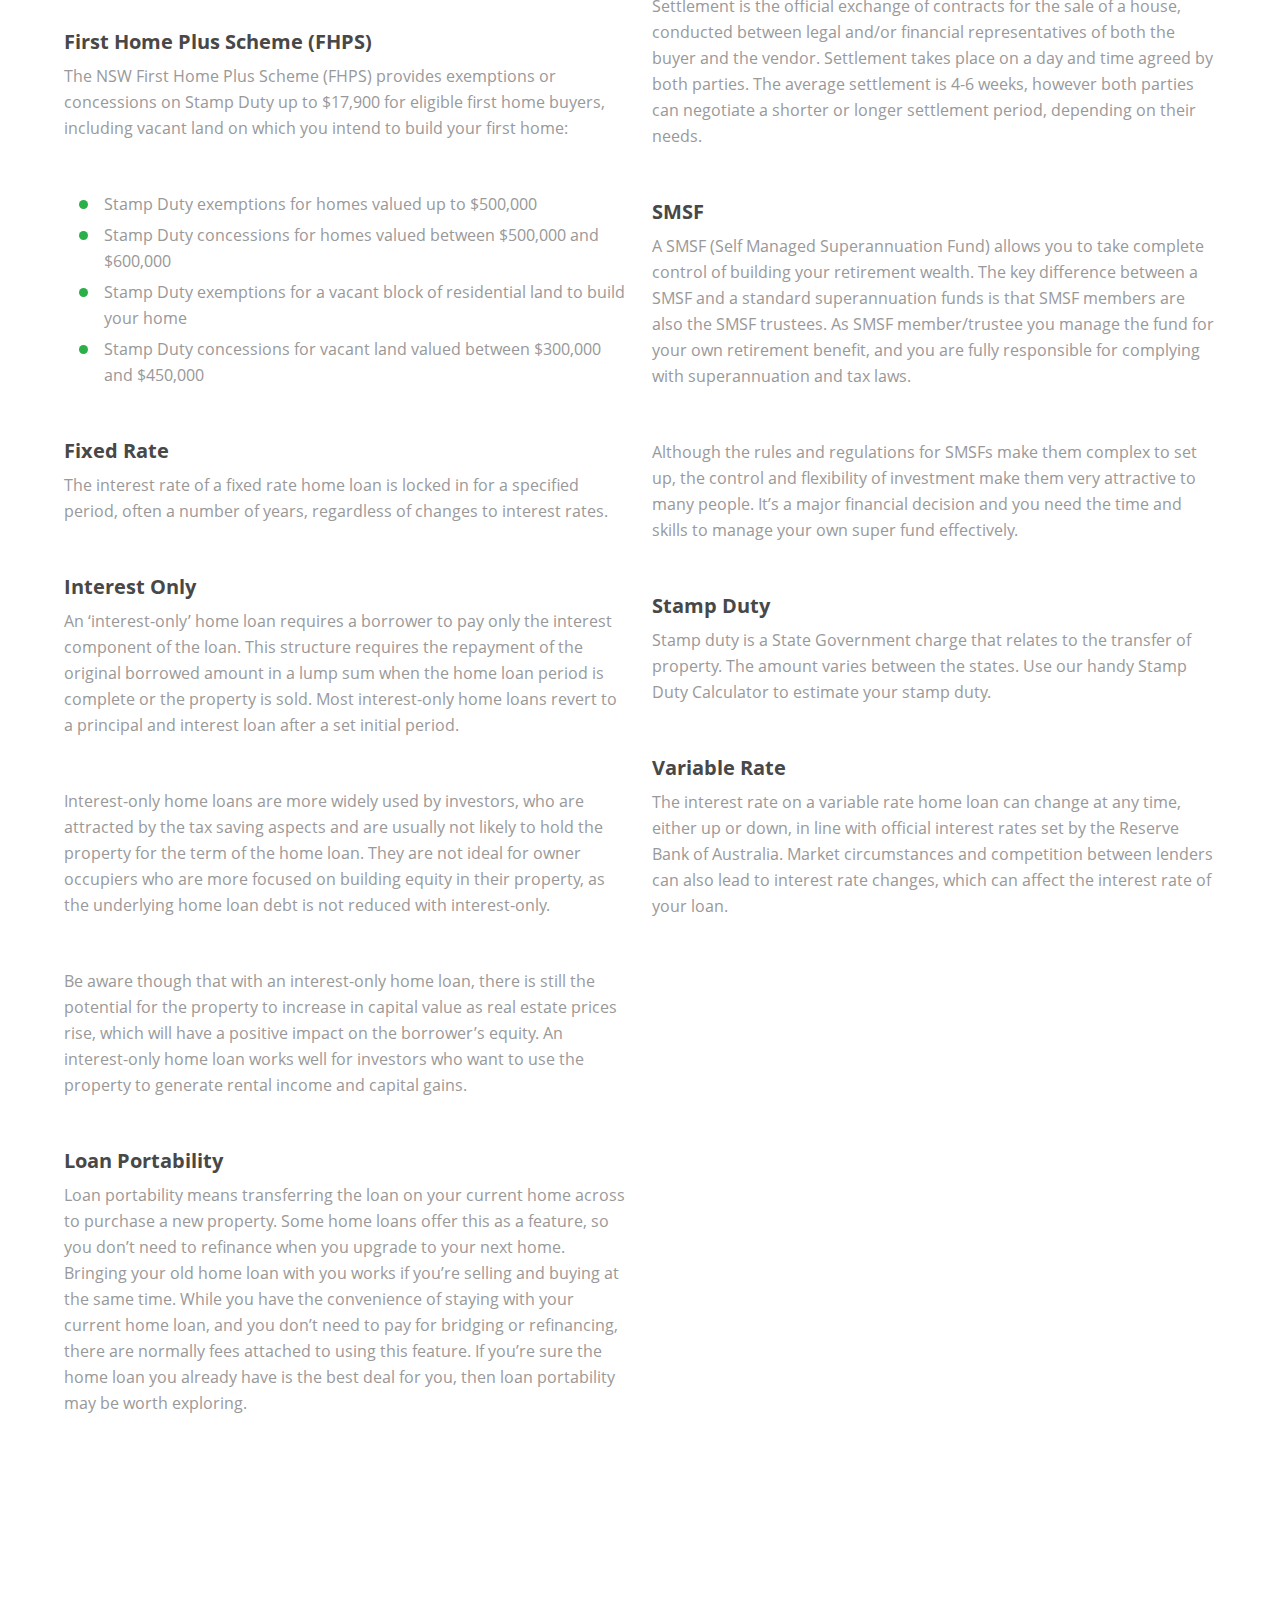
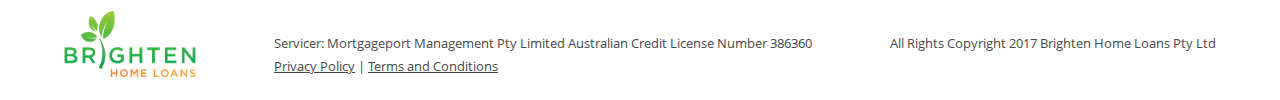
<file: page17.html>
<!DOCTYPE html>
<html lang="en">
<head>
	<meta charset="UTF-8">
	<title>Brighten Home Loan</title>
	<meta name="viewport" content="width=device-width, user-scalable=no, initial-scale=1.0, maximum-scale=1.0, minimum-scale=1.0">
	<link rel="stylesheet" href="css/bootstrap-reboot.min.css">
	<link rel="stylesheet" href="css/slick.css">
	<link rel="stylesheet" href="css/aos.css">
	<link rel="stylesheet" href="css/style.css">
	<script src="js/jquery.min.js"></script>
	<script src="js/aos.js"></script>
	<script src="js/float-menu.js"></script>
	<script src="js/slick.min.js"></script>
	<script src="js/script.js"></script>
</head>
<body>
	<header>
		<div class="nav cd-auto-hide-header">
			<div class="nav-left">
				<div class="logo">
					<h1><a href="#"><img src="images/logo.svg" alt="Brighten Home Loan"></a></h1>
				</div>
				<div class="menu">
					<ul>
						<li><a href="#">Loan Offerings</a></li>
						<li class="active"><a href="#">Calculators</a></li>
						<li><a href="#">Resources</a></li>
						<li><a href="#">About Us</a></li>
						<li><a href="#">Contact Us</a></li>
					</ul>
				</div>
			</div>
			<div class="nav-right">
				<div class="switch-language">
					<ul>
						<li class="active"><a href="#">EN</a></li>
						<li><a href="#">中文</a></li>
					</ul>
				</div>
				<div class="borrower-login">
					<a href="#" class="btn btn-green">Borrower Login</a>
				</div>
			</div>
			<div class="nav-hamburger">
				<button class="hamburger hamburger--slider" type="button">
					<span class="hamburger-box">
						<span class="hamburger-inner"></span>
					</span>
				</button>
			</div>
		</div>
		<div class="menu-hide">

			<div class="menu-shadow"></div>
			<div class="menu-content">
				<div class="menu-hide-wrap">
					<ul class="menu-content-menu">
						<li><a href="#">Loan Offerings</a></li>
						<li class="active"><a href="#">Calculators</a></li>
						<li><a href="#">Resources</a></li>
						<li><a href="#">About Us</a></li>
						<li><a href="#">Contact Us</a></li>
					</ul>
					<ul class="menu-content-language">
						<li class="active"><a href="#">EN</a></li>
						<li><a href="#">中文</a></li>
					</ul>
					<a href="#" class="btn btn-green">Borrower Login</a>
				</div>
			</div>
		</div>
	</header>
	<section class="banner" style="background: url(images/inner-banner5.jpg); background-position: center; background-size: cover;">
		<div class="text-block-wrap" data-aos="fade-up" data-aos-duration="1000">
			<div class="text-block">
				<h2>Loan Dictionary</h2>
				<p>A helpful resource to explain different home loan terms</p>
			</div>
		</div>
	</section>
	<section class="breadcrumb-navigation" data-aos="fade-up" data-aos-duration="1000">
		<a href="#" class="home-page">Home</a> > <a href="#" class="current-page">Brighten Home Loan</a>
	</section>
	<section class="title-editor-col-2" data-aos="fade-up" data-aos-duration="1000">
		<p>There is a lot of terminology used to describe home loans.  If you’re new to the property game, here are <br>some definitions to get you off to a flying start:</p>
		<div class="left editor">
			<h5>Bridging Finance</h5>
			<p>A bridging loan provides funds to buy your next home before you’ve sold your current one. It covers the deposit and other buying costs, such as Stamp Duty. Once you settle on your old home, the proceeds of sale are paid as a lump sum to reduce your interest repayments on the bridging loan.</p>
			<h5>Capital Gains Tax</h5>
			<p>Capital gain on an asset is the difference between what it cost you and what you sell it for. Tax is payable on capital gains. Personal assets, such as your home, car and furnishings are exempt from capital gains tax. Depreciating assets – such as business equipment or fittings in a rental property – are also exempt from capital gains tax. Capital loss on a taxable asset can be used to reduce any capital gain in the following year.</p>
			<h5>Equity</h5>
			<p>Equity is the difference between the value of your home and the amount you owe on it. For example, if your home is worth $900,000 and you owe $500,000, your equity is $400,000.  As you pay off your home loan, your equity increases. You can borrow against the equity in your home to buy an investment property.</p>
			<h5>First Home Owners Grant (FHOG)</h5>
			<p>The NSW Government provides the First Home Owner Grant (FHOG) as financial assistance for first home buyers in NSW. The First Home Owner Grant currently gives first home buyer a lump sum benefit of $10,000 to be used towards your deposit of your home loan or paying relevant expenses such as pest and building reports. The $10,000 grant is payable to all first home buyers where the home being purchased or built and has a total value less than $650,000.</p>
			<h5>First Home Plus Scheme (FHPS)</h5>
			<p>The NSW First Home Plus Scheme (FHPS) provides exemptions or concessions on Stamp Duty up to $17,900 for eligible first home buyers, including vacant land on which you intend to build your first home:</p>
			<ul>
				<li>Stamp Duty exemptions for homes valued up to $500,000</li>
				<li>Stamp Duty concessions for homes valued between $500,000 and $600,000</li>
				<li>Stamp Duty exemptions for a vacant block of residential land to build your home</li>
				<li>Stamp Duty concessions for vacant land valued between $300,000 and $450,000</li>
			</ul>
			<h5>Fixed Rate</h5>
			<p>The interest rate of a fixed rate home loan is locked in for a specified period, often a number of years, regardless of changes to interest rates.</p>
			<h5>Interest Only</h5>
			<p>An ‘interest-only’ home loan requires a borrower to pay only the interest component of the loan. This structure requires the repayment of the original borrowed amount in a lump sum when the home loan period is complete or the property is sold. Most interest-only home loans revert to a principal and interest loan after a set initial period.</p>
			<p>Interest-only home loans are more widely used by investors, who are attracted by the tax saving aspects and are usually not likely to hold the property for the term of the home loan. They are not ideal for owner occupiers who are more focused on building equity in their property, as the underlying home loan debt is not reduced with interest-only.</p>
			<p>Be aware though that with an interest-only home loan, there is still the potential for the property to increase in capital value as real estate prices rise, which will have a positive impact on the borrower’s equity. An interest-only home loan works well for investors who want to use the property to generate rental income and capital gains.</p>
			<h5>Loan Portability</h5>
			<p>Loan portability means transferring the loan on your current home across to purchase a new property. Some home loans offer this as a feature, so you don’t need to refinance when you upgrade to your next home. Bringing your old home loan with you works if you’re selling and buying at the same time. While you have the convenience of staying with your current home loan, and you don’t need to pay for bridging or refinancing, there are normally fees attached to using this feature. If you’re sure the home loan you already have is the best deal for you, then loan portability may be worth exploring.</p>
		</div>
		<div class="right editor">
			<h5>Principal and Interest</h5>
			<p>‘Principal and interest’ and ‘interest-only’ home loans are designed to give borrowers a choice in the way they make their repayments, and how much and when they repay. Both will suit different borrowers’ needs and circumstances.</p>
			<p>A principal and interest home loan requires borrowers to make payments on the interest accrued on the mortgage, as well as repay a part of the principal. In this way, repayments on principal and interest home loans actually reduce your debt. Repayments are calculated and spread out so that the last scheduled payment fully pays out the home loan.</p>
			<p>These repayments will be higher than for an interest-only home loan, but they will help borrowers pay off their home loan. If you are planning to buy a property to live in long term, then it is likely a principal and interest loan will better suit your needs.</p>
			<p>Repaying both interest and the principal will allow you to gradually increase your equity in the property by reducing the size of your mortgage, and at the end of the loan term you will be the sole owner of your home.</p>
			<h5>Refinancing</h5>
			<p>Refinancing means breaking your current home loan contract to take on a new loan with improved rates and features. It’s important to understand what’s involved, because the costs of switching home loans can sometimes outweigh the benefits.</p>
			<h5>Settlement</h5>
			<p>Settlement is the official exchange of contracts for the sale of a house, conducted between legal and/or financial representatives of both the buyer and the vendor. Settlement takes place on a day and time agreed by both parties. The average settlement is 4-6 weeks, however both parties can negotiate a shorter or longer settlement period, depending on their needs.</p>
			<h5>SMSF</h5>
			<p>A SMSF (Self Managed Superannuation Fund) allows you to take complete control of building your retirement wealth. The key difference between a SMSF and a standard superannuation funds is that SMSF members are also the SMSF trustees. As SMSF member/trustee you manage the fund for your own retirement benefit, and you are fully responsible for complying with superannuation and tax laws.</p>
			<p>Although the rules and regulations for SMSFs make them complex to set up, the control and flexibility of investment make them very attractive to many people. It’s a major financial decision and you need the time and skills to manage your own super fund effectively.</p>
			<h5>Stamp Duty</h5>
			<p>Stamp duty is a State Government charge that relates to the transfer of property. The amount varies between the states. Use our handy Stamp Duty Calculator to estimate your stamp duty.</p>
			<h5>Variable Rate</h5>
			<p>The interest rate on a variable rate home loan can change at any time, either up or down, in line with official interest rates set by the Reserve Bank of Australia. Market circumstances and competition between lenders can also lead to interest rate changes, which can affect the interest rate of your loan.</p>
		</div>
	</section>
	<footer>
		<div class="footer-containner">
			<div class="left">
				<p><a href="#"><img src="images/logo.svg" alt=""></a></p>
			</div>
			<div class="mid">
				<p>Servicer:  Mortgageport Management Pty Limited Australian Credit License Number 386360</p>
				<p><a href="#">Privacy Policy</a> | <a href="#">Terms and Conditions</a></p>
			</div>
			<div class="mid">
				<p>All Rights  Copyright  2017 Brighten Home Loans Pty Ltd</p>
			</div>
		</div>
	</footer>
</body>
</html>
</file>
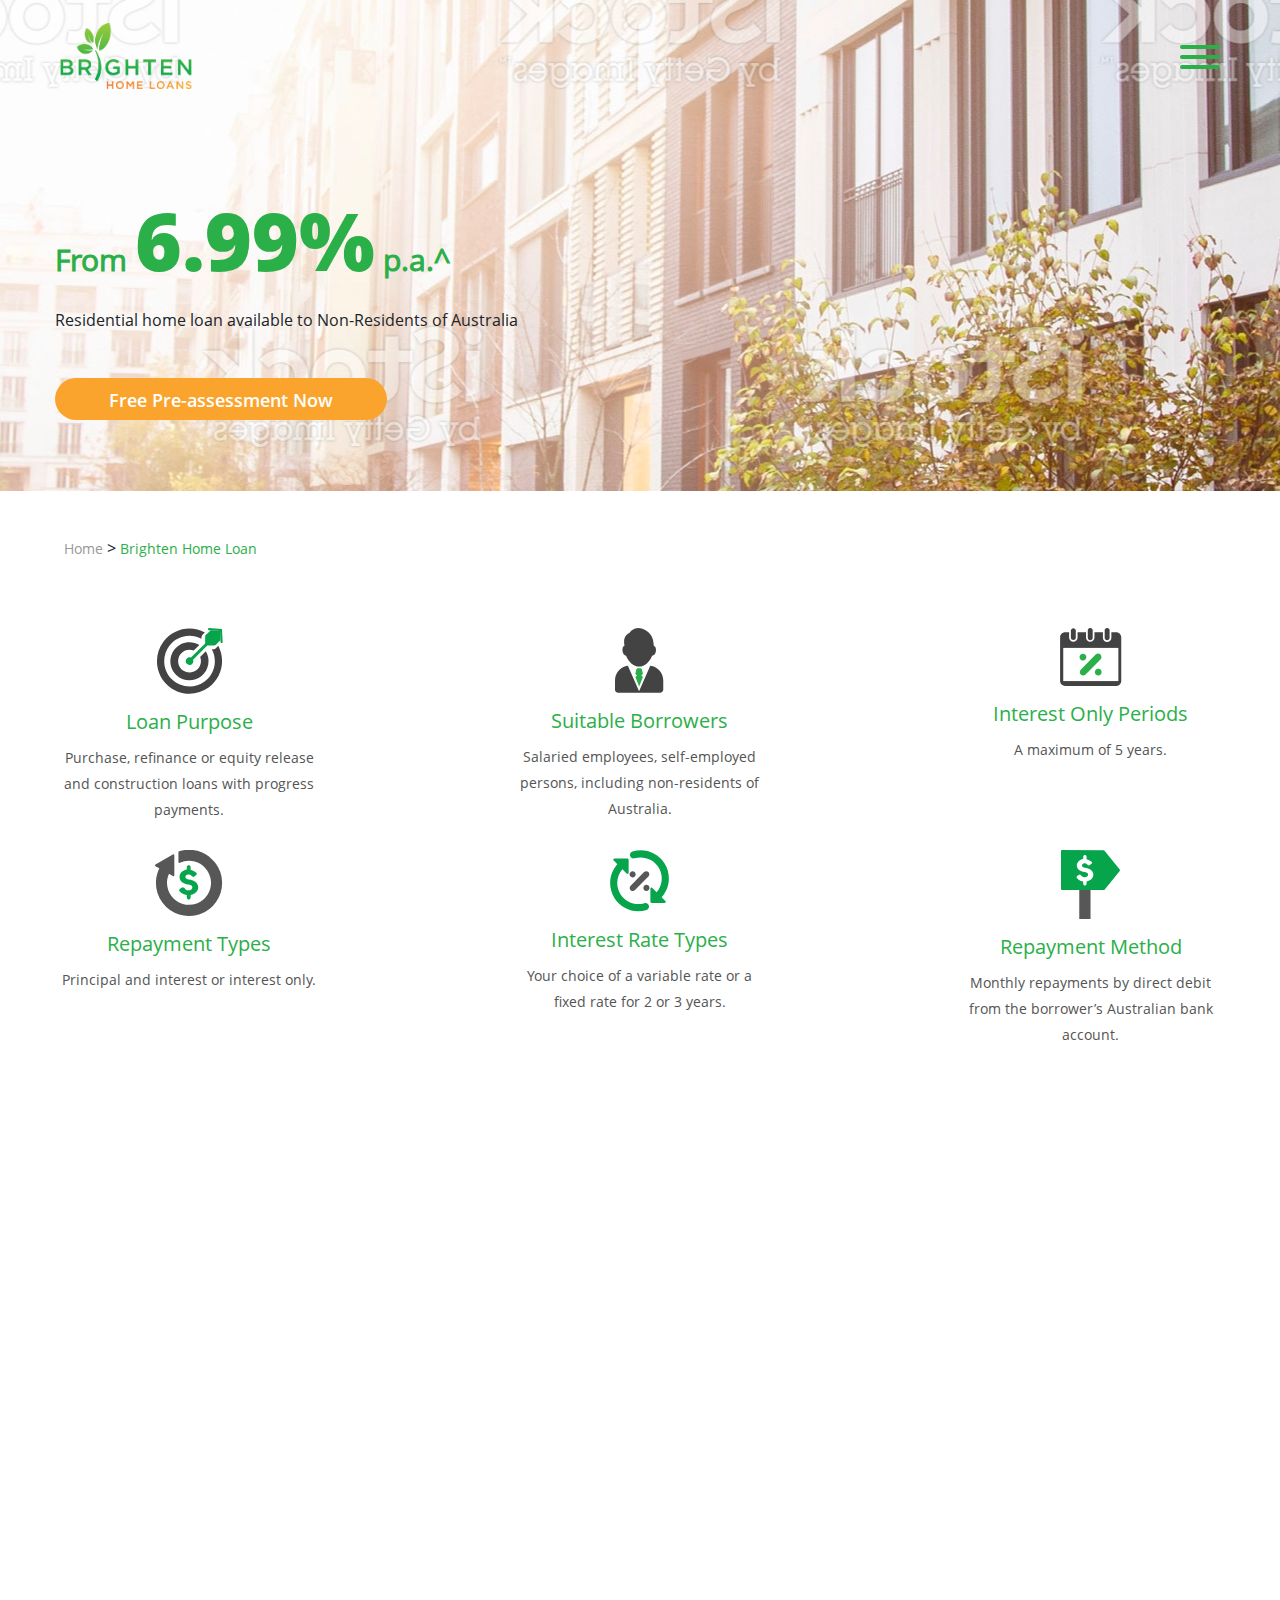
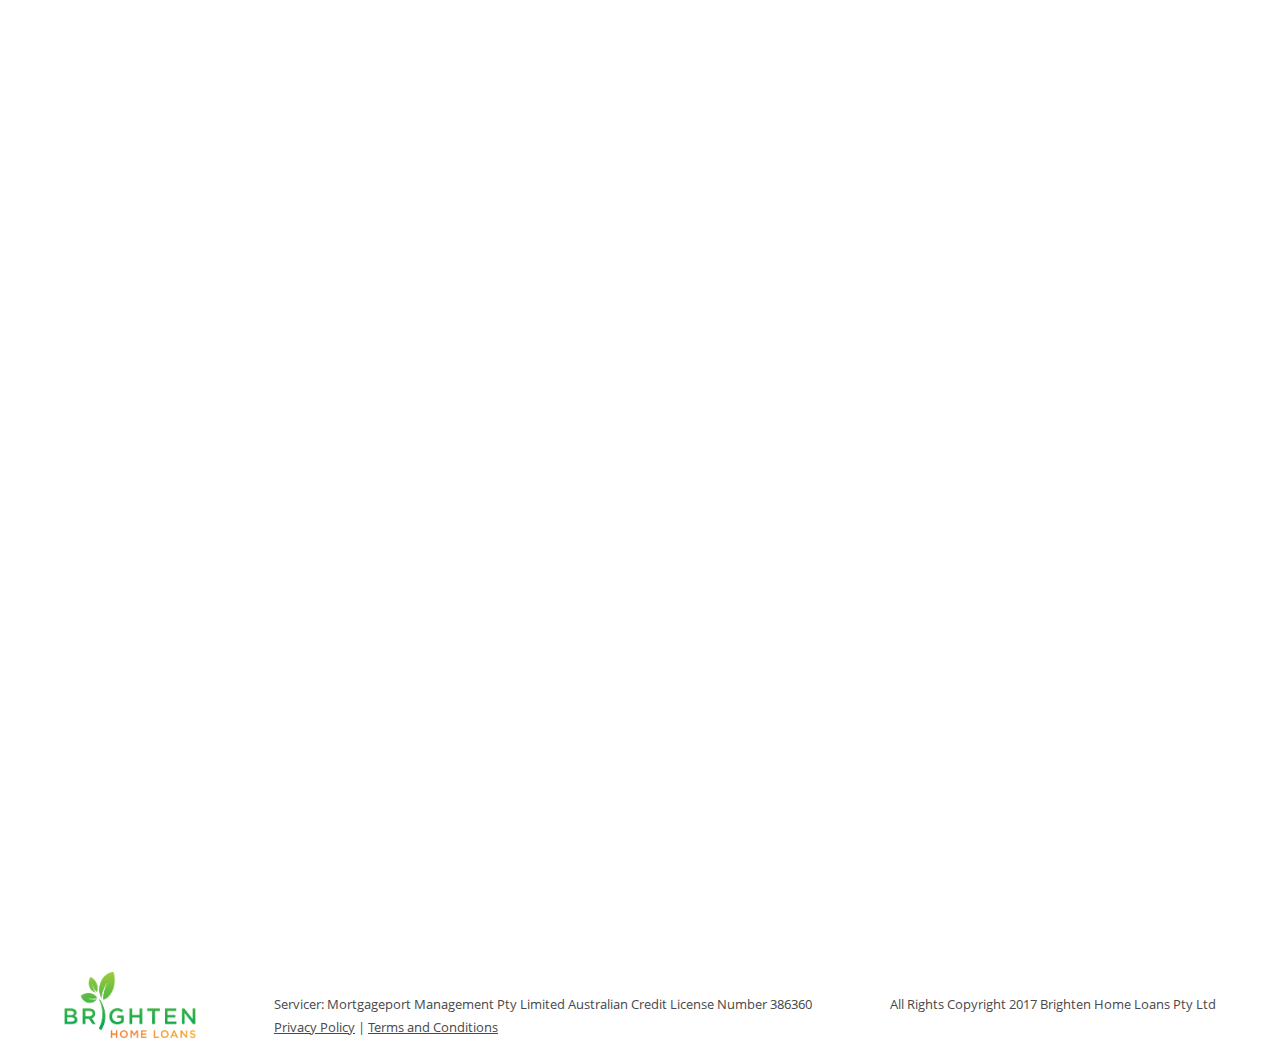
<file: page2.html>
<!DOCTYPE html>
<html lang="en">
<head>
	<meta charset="UTF-8">
	<title>Brighten Home Loan</title>
	<meta name="viewport" content="width=device-width, user-scalable=no, initial-scale=1.0, maximum-scale=1.0, minimum-scale=1.0">
	<link rel="stylesheet" href="css/bootstrap-reboot.min.css">
	<link rel="stylesheet" href="css/slick.css">
	<link rel="stylesheet" href="css/aos.css">
	<link rel="stylesheet" href="css/style.css">
	<script src="js/jquery.min.js"></script>
	<script src="js/aos.js"></script>
	<script src="js/float-menu.js"></script>
	<script src="js/slick.min.js"></script>
	<script src="js/script.js"></script>
</head>
<body>
	<header>
		<div class="nav cd-auto-hide-header">
			<div class="nav-left">
				<div class="logo">
					<h1><a href="#"><img src="images/logo.svg" alt="Brighten Home Loan"></a></h1>
				</div>
				<div class="menu">
					<ul>
						<li><a href="#">Loan Offerings</a></li>
						<li class="active"><a href="#">Calculators</a></li>
						<li><a href="#">Resources</a></li>
						<li><a href="#">About Us</a></li>
						<li><a href="#">Contact Us</a></li>
					</ul>
				</div>
			</div>
			<div class="nav-right">
				<div class="switch-language">
					<ul>
						<li class="active"><a href="#">EN</a></li>
						<li><a href="#">中文</a></li>
					</ul>
				</div>
				<div class="borrower-login">
					<a href="#" class="btn btn-green">Borrower Login</a>
				</div>
			</div>
			<div class="nav-hamburger">
				<button class="hamburger hamburger--slider" type="button">
					<span class="hamburger-box">
						<span class="hamburger-inner"></span>
					</span>
				</button>
			</div>
		</div>
		<div class="menu-hide">

			<div class="menu-shadow"></div>
			<div class="menu-content">
				<div class="menu-hide-wrap">
					<ul class="menu-content-menu">
						<li><a href="#">Loan Offerings</a></li>
						<li class="active"><a href="#">Calculators</a></li>
						<li><a href="#">Resources</a></li>
						<li><a href="#">About Us</a></li>
						<li><a href="#">Contact Us</a></li>
					</ul>
					<ul class="menu-content-language">
						<li class="active"><a href="#">EN</a></li>
						<li><a href="#">中文</a></li>
					</ul>
					<a href="#" class="btn btn-green">Borrower Login</a>
				</div>
			</div>
		</div>
	</header>
	<section class="banner" style="background: url(images/inner-banner.jpg); background-position: center; background-size: cover;">
		<div class="text-block-wrap" data-aos="fade-up" data-aos-duration="1000">
			<div class="text-block">
				<h2 class="small">From <span>6.99%</span> p.a.^</h2>
				<p>Residential home loan available to Non-Residents of Australia</p>
				<a href="#" class="btn btn-large btn-yellow">Free Pre-assessment Now</a>
			</div>
		</div>
	</section>
	<section class="breadcrumb-navigation" data-aos="fade-up" data-aos-duration="1000">
		<a href="#" class="home-page">Home</a> > <a href="#" class="current-page">Brighten Home Loan</a>
	</section>
	<section class="icons-col-3" data-aos="fade-up" data-aos-duration="1000">
		<div class="icon-texts">
			<div class="icon-texts-wrap">
				<div class="icon-text-block">
					<div class="icon">
						<img src="images/icon15.svg" alt="">
					</div>
					<div class="icon-title">
						Loan Purpose
					</div>
					<div class="icon-text">
						Purchase, refinance or equity release <br>and construction loans with progress <br>payments.
					</div>
				</div>
				<div class="icon-text-block">
					<div class="icon">
						<img src="images/icon16.svg" alt="">
					</div>
					<div class="icon-title">
						Suitable Borrowers
					</div>
					<div class="icon-text">
						Salaried employees, self-employed <br>persons, including non-residents of <br>Australia.
					</div>
				</div>
				<div class="icon-text-block">
					<div class="icon">
						<img src="images/icon17.svg" alt="">
					</div>
					<div class="icon-title">
						Interest Only Periods
					</div>
					<div class="icon-text">
						A maximum of 5 years.
					</div>
				</div>
				<div class="icon-text-block">
					<div class="icon">
						<img src="images/icon18.svg" alt="">
					</div>
					<div class="icon-title">
						Repayment Types
					</div>
					<div class="icon-text">
						Principal and interest or interest only.
					</div>
				</div>
				<div class="icon-text-block">
					<div class="icon">
						<img src="images/icon19.svg" alt="">
					</div>
					<div class="icon-title">
						Interest Rate Types
					</div>
					<div class="icon-text">
						Your choice of a variable rate or a <br>fixed rate for 2 or 3 years.
					</div>
				</div>
				<div class="icon-text-block">
					<div class="icon">
						<img src="images/icon20.svg" alt="">
					</div>
					<div class="icon-title">
						Repayment Method
					</div>
					<div class="icon-text">
						Monthly repayments by direct debit <br>from the borrower’s Australian bank <br>account.
					</div>
				</div>
			</div>
		</div>
	</section>
	<section class="green-text" data-aos="fade-up" data-aos-duration="1000">
		<div class="green-text-block">
			<div class="green-text-block-wrap">
				<div class="green-text-block-title">
					Minimum Loan
				</div>
				<div class="green-text-block-text">
					$200,000
				</div>
			</div>
		</div>
		<div class="green-text-block">
			<div class="green-text-block-wrap">
				<div class="green-text-block-title">
					Maximum Loan
				</div>
				<div class="green-text-block-text">
					$2,000,000
				</div>
			</div>
		</div>
		<div class="green-text-block">
			<div class="green-text-block-wrap">
				<div class="green-text-block-title">
					Maximum Loan to Value Ratio
				</div>
				<div class="green-text-block-text">
					70%
				</div>
			</div>
		</div>
		<div class="green-text-block">
			<div class="green-text-block-wrap">
				<div class="green-text-block-title">
					Maximum Loan Term
				</div>
				<div class="green-text-block-text">
					30 Years
				</div>
			</div>
		</div>
	</section>
	<section class="table" id="table1" data-aos="fade-up" data-aos-duration="1000">
		<table >
			<thead>
				<tr>
					<th></th>
					<th></th>
					<th>Principle & interest</th>
					<th>Principle & interest</th>
				</tr>
			</thead>
			<tbody>
				<tr>
					<td class="green" >Variable rate</td>
					<td></td>
					<td>6.99% p.a.</td>
					<td>7.39% p.a. <span>Interest only</span></td>
				</tr>
				<tr>
					<td class="green" >Comparison rate</td>
					<td></td>
					<td>X.XX% p.a.</td>
					<td>X.XX% p.a.</td>
				</tr>
			</tbody>
		</table>
		<p>Terms, conditions, fees, charges and Brighten Home Loans lending criteria apply. <br>^ Depends on loan amount and risk grade of borrower.</p>
	</section>
	<section class="how-it-works" data-aos="fade-up" data-aos-duration="1000">
		<h3 class="has-line">How It Works</h3>
		<p>Our professional multi-lingual lending specialists are ready to guide you through the journey.</p>
		<div class="icon-texts">
			<div class="icon-text-block">
				<div class="count">1</div>
				<div class="icon">
					<img src="images/icon11.svg" alt="">
				</div>
				<div class="icon-title">
					Free Pre-assessment
				</div>
				<div class="icon-text">
					Find out how much you can borrow
				</div>
			</div>
			<div class="icon-text-block">
				<div class="count">2</div>
				<div class="icon">
					<img src="images/icon12.svg" alt="">
				</div>
				<div class="icon-title">
					Full Application
				</div>
				<div class="icon-text">
					Submit completed application <br>plus all supporting documents
				</div>
			</div>
			<div class="icon-text-block">
				<div class="count">3</div>
				<div class="icon">
					<img src="images/icon13.svg" alt="">
				</div>
				<div class="icon-title">
					Documents Signing
				</div>
				<div class="icon-text">
					Upon formal loan approval <br>documents are forwarded for signing
				</div>
			</div>
			<div class="icon-text-block">
				<div class="count">4</div>
				<div class="icon">
					<img src="images/icon14.svg" alt="">
				</div>
				<div class="icon-title">
					Loan Settled
				</div>
				<div class="icon-text">
					Loan Released <br><span class="green-small">congratulations!</span>
				</div>
			</div>
		</div>
	</section>
	<section class="achieve" data-aos="fade-up" data-aos-duration="1000" style="background: url(images/home-bg3.jpg); background-position: center; background-size: cover;">
		<h3>Achieve Your Australian Dream</h3>
		<div class="buttons">
			<ul>
				<li><a href="#" class="btn btn-green btn-large">Apply Now</a></li>
				<li class="line"></li>
				<li><a href="#" class="btn btn-green btn-large">Send Us Your Enquiry</a></li>
				<li class="line"></li>
				<li><a href="#" class="btn btn-green btn-large">Contact Us</a></li>
			</ul>
		</div>
	</section>
	<footer>
		<div class="footer-containner">
			<div class="left">
				<p><a href="#"><img src="images/logo.svg" alt=""></a></p>
			</div>
			<div class="mid">
				<p>Servicer:  Mortgageport Management Pty Limited Australian Credit License Number 386360</p>
				<p><a href="#">Privacy Policy</a> | <a href="#">Terms and Conditions</a></p>
			</div>
			<div class="right">
				<p>All Rights  Copyright  2017 Brighten Home Loans Pty Ltd</p>
			</div>
		</div>
	</footer>
</body>
</html>
</file>
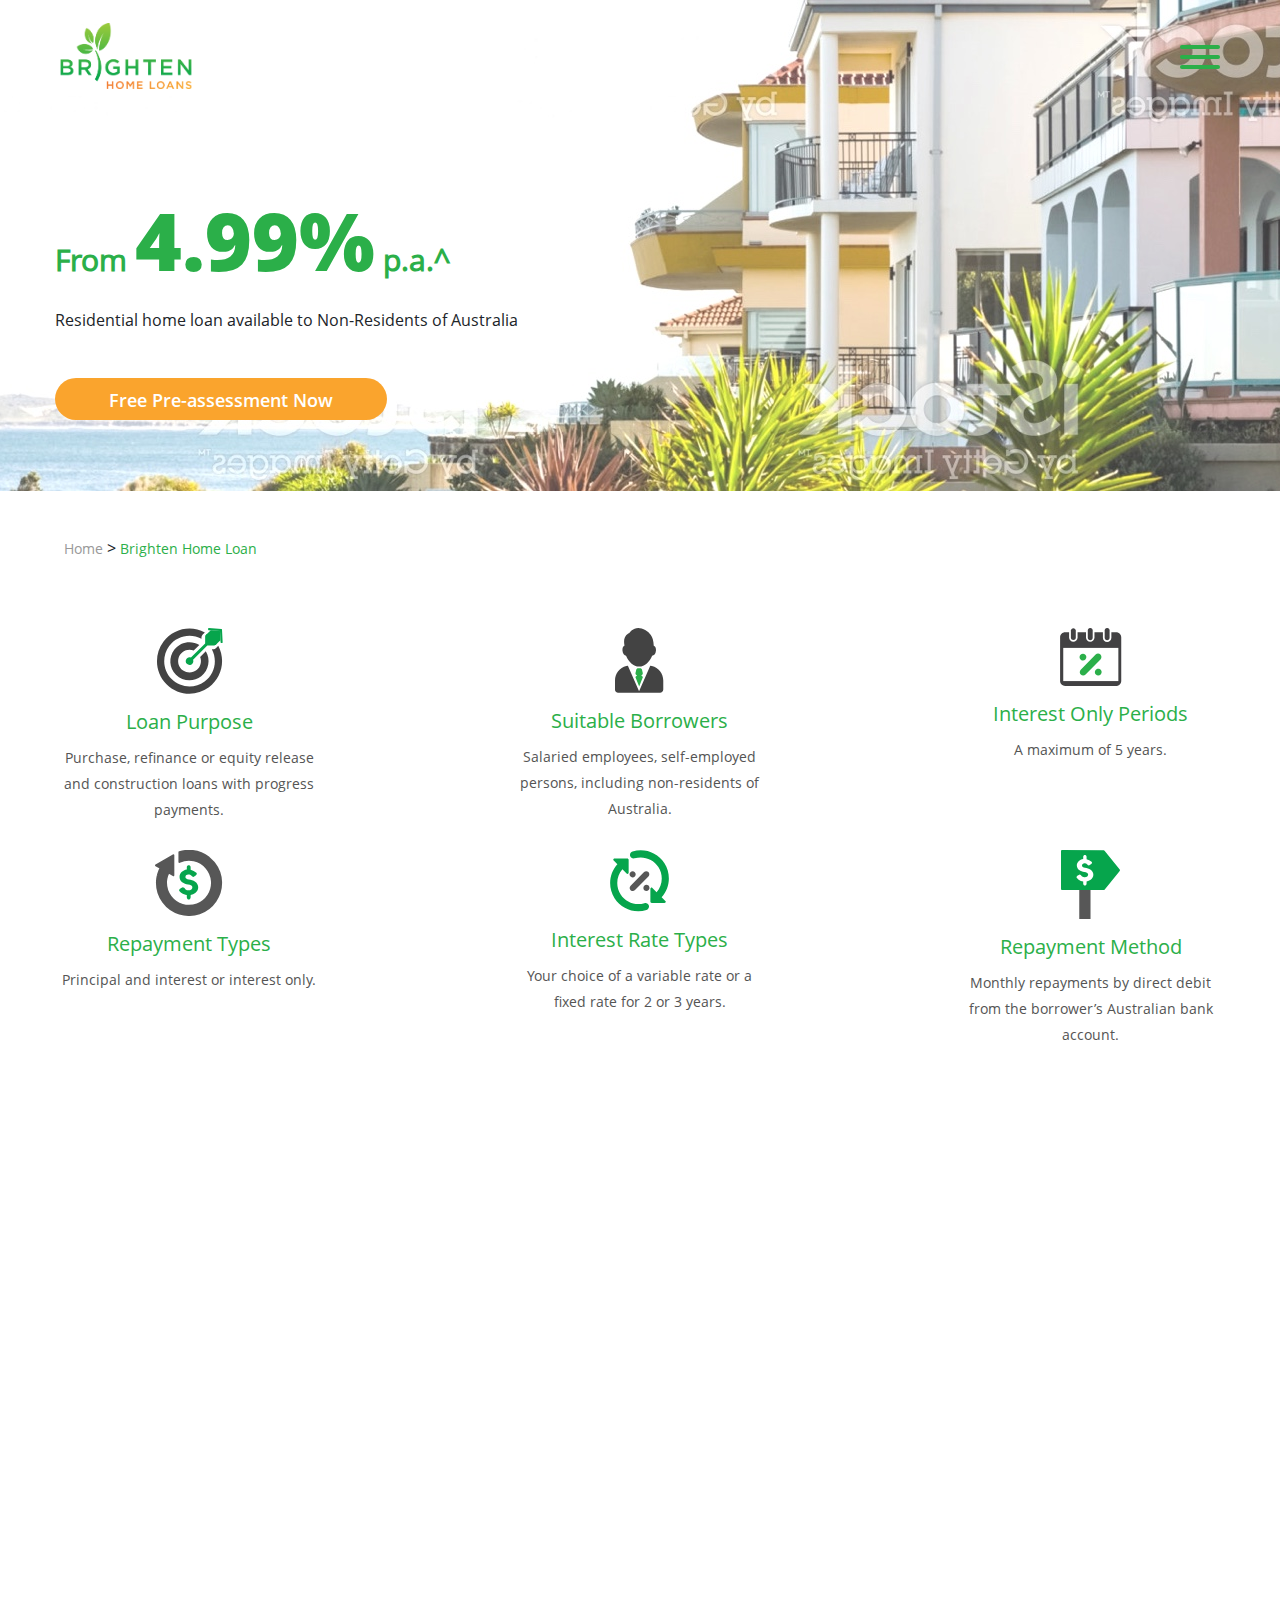
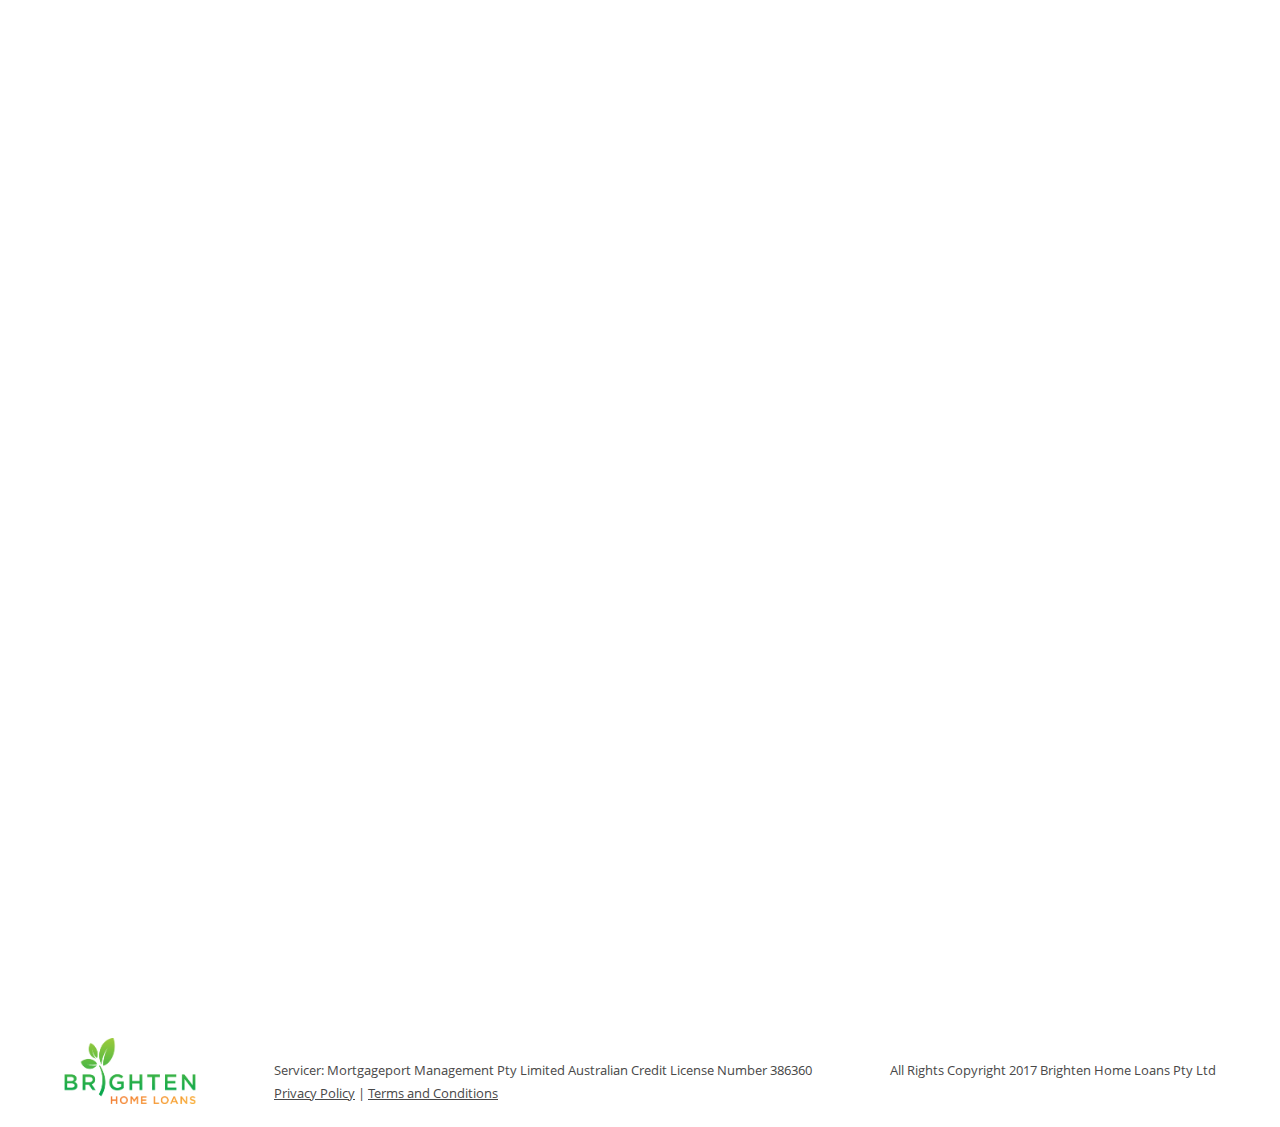
<file: page3.html>
<!DOCTYPE html>
<html lang="en">
<head>
	<meta charset="UTF-8">
	<title>Brighten Home Loan</title>
	<meta name="viewport" content="width=device-width, user-scalable=no, initial-scale=1.0, maximum-scale=1.0, minimum-scale=1.0">
	<link rel="stylesheet" href="css/bootstrap-reboot.min.css">
	<link rel="stylesheet" href="css/slick.css">
	<link rel="stylesheet" href="css/aos.css">
	<link rel="stylesheet" href="css/style.css">
	<script src="js/jquery.min.js"></script>
	<script src="js/aos.js"></script>
	<script src="js/float-menu.js"></script>
	<script src="js/slick.min.js"></script>
	<script src="js/script.js"></script>
</head>
<body>
	<header>
		<div class="nav cd-auto-hide-header">
			<div class="nav-left">
				<div class="logo">
					<h1><a href="#"><img src="images/logo.svg" alt="Brighten Home Loan"></a></h1>
				</div>
				<div class="menu">
					<ul>
						<li><a href="#">Loan Offerings</a></li>
						<li class="active"><a href="#">Calculators</a></li>
						<li><a href="#">Resources</a></li>
						<li><a href="#">About Us</a></li>
						<li><a href="#">Contact Us</a></li>
					</ul>
				</div>
			</div>
			<div class="nav-right">
				<div class="switch-language">
					<ul>
						<li class="active"><a href="#">EN</a></li>
						<li><a href="#">中文</a></li>
					</ul>
				</div>
				<div class="borrower-login">
					<a href="#" class="btn btn-green">Borrower Login</a>
				</div>
			</div>
			<div class="nav-hamburger">
				<button class="hamburger hamburger--slider" type="button">
					<span class="hamburger-box">
						<span class="hamburger-inner"></span>
					</span>
				</button>
			</div>
		</div>
		<div class="menu-hide">

			<div class="menu-shadow"></div>
			<div class="menu-content">
				<div class="menu-hide-wrap">
					<ul class="menu-content-menu">
						<li><a href="#">Loan Offerings</a></li>
						<li class="active"><a href="#">Calculators</a></li>
						<li><a href="#">Resources</a></li>
						<li><a href="#">About Us</a></li>
						<li><a href="#">Contact Us</a></li>
					</ul>
					<ul class="menu-content-language">
						<li class="active"><a href="#">EN</a></li>
						<li><a href="#">中文</a></li>
					</ul>
					<a href="#" class="btn btn-green">Borrower Login</a>
				</div>
			</div>
		</div>
	</header>
	<section class="banner" style="background: url(images/inner-banner2.jpg); background-position: center; background-size: cover;">
		<div class="text-block-wrap" data-aos="fade-up" data-aos-duration="1000" >
			<div class="text-block">
				<h2 class="small">From <span>4.99%</span> p.a.^</h2>
				<p>Residential home loan available to Non-Residents of Australia</p>
				<a href="#" class="btn btn-large btn-yellow">Free Pre-assessment Now</a>
			</div>
		</div>
	</section>
	<section class="breadcrumb-navigation" data-aos="fade-up" data-aos-duration="1000">
		<a href="#" class="home-page">Home</a> > <a href="#" class="current-page">Brighten Home Loan</a>
	</section>
	<section class="icons-col-3" data-aos="fade-up" data-aos-duration="1000">
		<div class="icon-texts">
			<div class="icon-texts-wrap">
				<div class="icon-text-block">
					<div class="icon">
						<img src="images/icon15.svg" alt="">
					</div>
					<div class="icon-title">
						Loan Purpose
					</div>
					<div class="icon-text">
						Purchase, refinance or equity release <br>and construction loans with progress <br>payments.
					</div>
				</div>
				<div class="icon-text-block">
					<div class="icon">
						<img src="images/icon16.svg" alt="">
					</div>
					<div class="icon-title">
						Suitable Borrowers
					</div>
					<div class="icon-text">
						Salaried employees, self-employed <br>persons, including non-residents of <br>Australia.
					</div>
				</div>
				<div class="icon-text-block">
					<div class="icon">
						<img src="images/icon17.svg" alt="">
					</div>
					<div class="icon-title">
						Interest Only Periods
					</div>
					<div class="icon-text">
						A maximum of 5 years.
					</div>
				</div>
				<div class="icon-text-block">
					<div class="icon">
						<img src="images/icon18.svg" alt="">
					</div>
					<div class="icon-title">
						Repayment Types
					</div>
					<div class="icon-text">
						Principal and interest or interest only.
					</div>
				</div>
				<div class="icon-text-block">
					<div class="icon">
						<img src="images/icon19.svg" alt="">
					</div>
					<div class="icon-title">
						Interest Rate Types
					</div>
					<div class="icon-text">
						Your choice of a variable rate or a <br>fixed rate for 2 or 3 years.
					</div>
				</div>
				<div class="icon-text-block">
					<div class="icon">
						<img src="images/icon20.svg" alt="">
					</div>
					<div class="icon-title">
						Repayment Method
					</div>
					<div class="icon-text">
						Monthly repayments by direct debit <br>from the borrower’s Australian bank <br>account.
					</div>
				</div>
			</div>
		</div>
	</section>
	<section class="green-text" data-aos="fade-up" data-aos-duration="1000">
		<div class="green-text-block">
			<div class="green-text-block-wrap">
				<div class="green-text-block-title">
					Minimum Loan
				</div>
				<div class="green-text-block-text">
					$200,000
				</div>
			</div>
		</div>
		<div class="green-text-block">
			<div class="green-text-block-wrap">
				<div class="green-text-block-title">
					Maximum Loan
				</div>
				<div class="green-text-block-text">
					$600,000
				</div>
			</div>
		</div>
		<div class="green-text-block">
			<div class="green-text-block-wrap">
				<div class="green-text-block-title">
					Maximum Loan to Value Ratio
				</div>
				<div class="green-text-block-text">
					70%
				</div>
			</div>
		</div>
		<div class="green-text-block">
			<div class="green-text-block-wrap">
				<div class="green-text-block-title">
					Maximum Loan Term
				</div>
				<div class="green-text-block-text">
					30 Years
				</div>
			</div>
		</div>
	</section>
	<section class="table" id="table2" data-aos="fade-up" data-aos-duration="1000">
		<table>
			<thead>
				<tr>
					<th class="w25"></th>
					<th class="green w375 center" colspan="2" style="padding-left: 0;">During construction</th>
					<th class="green w375 center" colspan="2" style="padding-left: 0;">After construction</th>
				</tr>
			</thead>
			<tbody>
				<tr>
					<td class="w25"></td>
					<td class="black">Principal & interest</td>
					<td class="black">Interest only</td>
					<td class="black">Principle & interest</td>
					<td class="black">Interest only</td>
				</tr>
				<tr>
					<td class="green w25">Variable rate</td>
					<td class="center">-</td>
					<td>4.99% p.a.</td>
					<td>6.99% p.a.</td>
					<td>7.39% p.a.</td>
				</tr>
				<tr>
					<td class="green w25">Comparison rate</td>
					<td>X.XX% p.a.</td>
					<td>X.XX% p.a.</td>
					<td>X.XX% p.a.</td>
					<td>X.XX% p.a.</td>
				</tr>
			</tbody>
		</table>
		<p>*During construction period only. Construction must begin within 3 months of loan approval and be completed within 12 months of loan approval.<br>After construction is completed Standard Rate applies. Fixed Rate are also available upon request. Terms and Conditions apply. <br>Terms, conditions, fees, charges and Brighten Home Loans lending criteria apply. ^ Depends on loan amount and risk grade of borrower.</p>
	</section>

	<section class="how-it-works" data-aos="fade-up" data-aos-duration="1000">
		<h3 class="has-line">How It Works</h3>
		<p>Our professional multi-lingual lending specialists are ready to guide you through the journey.</p>
		<div class="icon-texts">
			<div class="icon-text-block">
				<div class="count">1</div>
				<div class="icon">
					<img src="images/icon11.svg" alt="">
				</div>
				<div class="icon-title">
					Free Pre-assessment
				</div>
				<div class="icon-text">
					Find out how much you can borrow
				</div>
			</div>
			<div class="icon-text-block">
				<div class="count">2</div>
				<div class="icon">
					<img src="images/icon12.svg" alt="">
				</div>
				<div class="icon-title">
					Full Application
				</div>
				<div class="icon-text">
					Submit completed application <br>plus all supporting documents
				</div>
			</div>
			<div class="icon-text-block">
				<div class="count">3</div>
				<div class="icon">
					<img src="images/icon13.svg" alt="">
				</div>
				<div class="icon-title">
					Documents Signing
				</div>
				<div class="icon-text">
					Upon formal loan approval <br>documents are forwarded for signing
				</div>
			</div>
			<div class="icon-text-block">
				<div class="count">4</div>
				<div class="icon">
					<img src="images/icon14.svg" alt="">
				</div>
				<div class="icon-title">
					Loan Settled
				</div>
				<div class="icon-text">
					Loan Released <br><span class="green-small">congratulations!</span>
				</div>
			</div>
		</div>
	</section>
	<section class="achieve" data-aos="fade-up" data-aos-duration="1000" style="background: url(images/home-bg3.jpg); background-position: center; background-size: cover;">
		<h3>Achieve Your Australian Dream</h3>
		<div class="buttons">
			<ul>
				<li><a href="#" class="btn btn-green btn-large">Apply Now</a></li>
				<li class="line"></li>
				<li><a href="#" class="btn btn-green btn-large">Send Us Your Enquiry</a></li>
				<li class="line"></li>
				<li><a href="#" class="btn btn-green btn-large">Contact Us</a></li>
			</ul>
		</div>
	</section>
	<footer>
		<div class="footer-containner">
			<div class="left">
				<p><a href="#"><img src="images/logo.svg" alt=""></a></p>
			</div>
			<div class="mid">
				<p>Servicer:  Mortgageport Management Pty Limited Australian Credit License Number 386360</p>
				<p><a href="#">Privacy Policy</a> | <a href="#">Terms and Conditions</a></p>
			</div>
			<div class="right">
				<p>All Rights  Copyright  2017 Brighten Home Loans Pty Ltd</p>
			</div>
		</div>
	</footer>
</body>
</html>
</file>
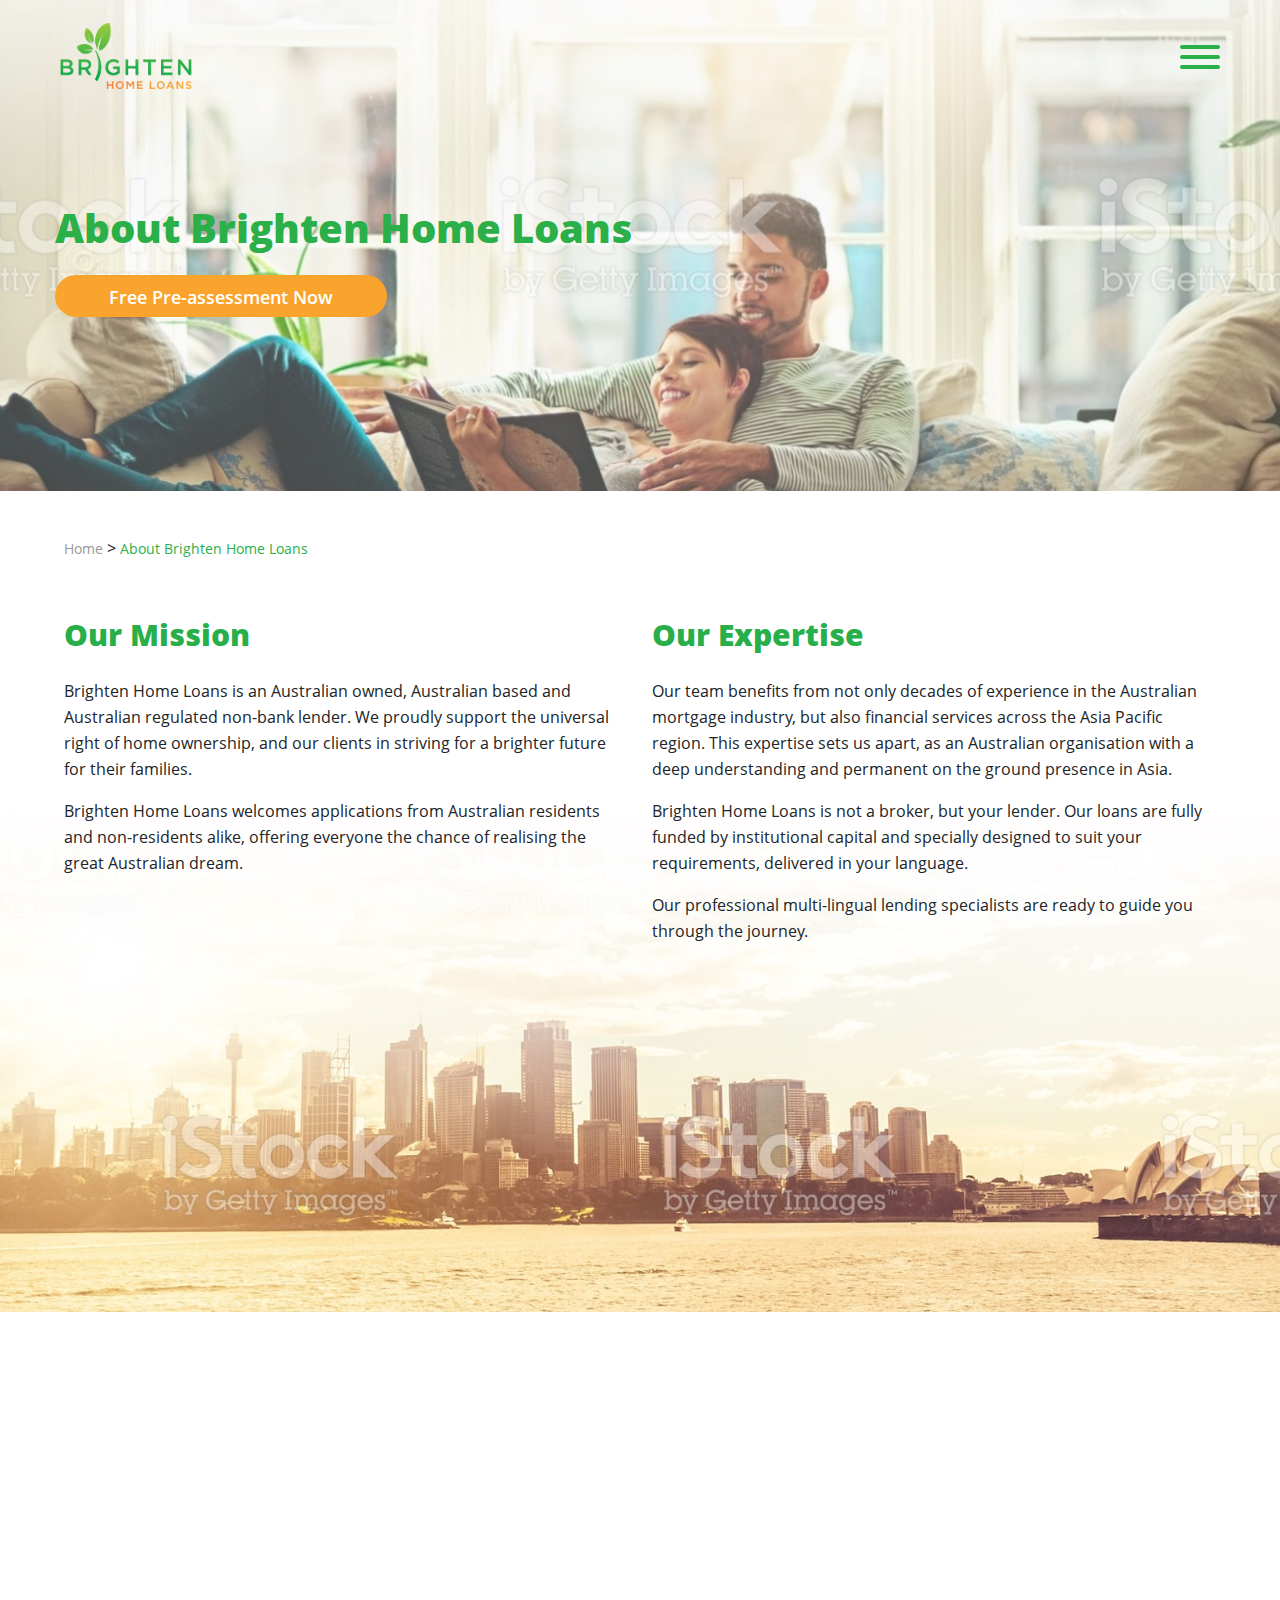
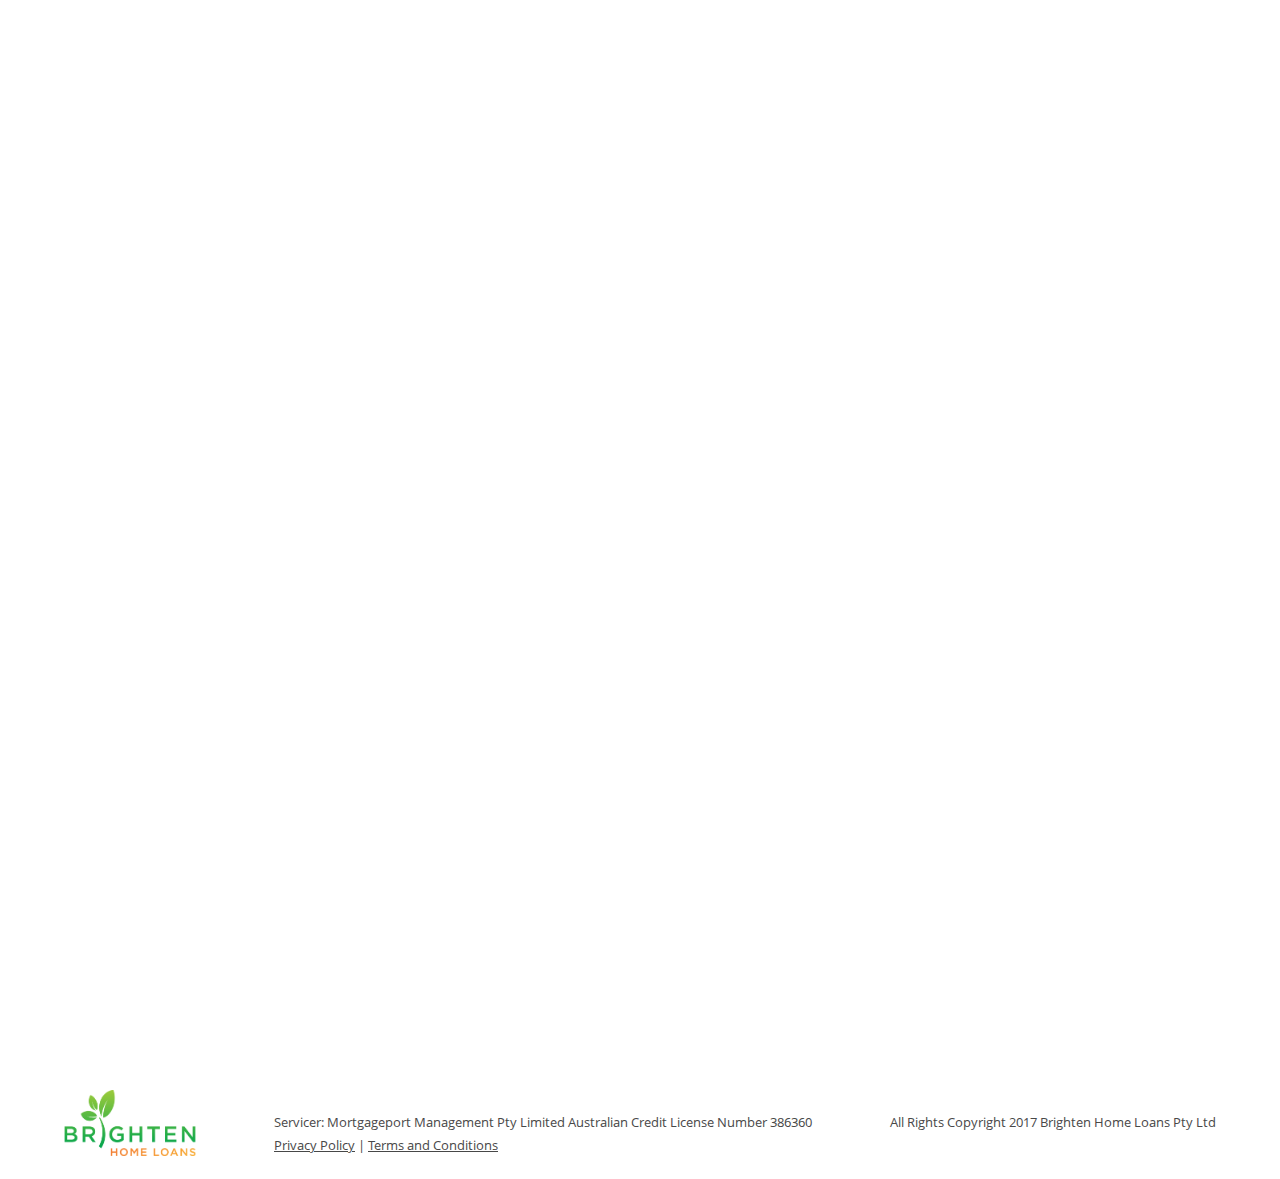
<file: page4.html>
<!DOCTYPE html>
<html lang="en">
<head>
	<meta charset="UTF-8">
	<title>Brighten Home Loan</title>
	<meta name="viewport" content="width=device-width, user-scalable=no, initial-scale=1.0, maximum-scale=1.0, minimum-scale=1.0">
	<link rel="stylesheet" href="css/bootstrap-reboot.min.css">
	<link rel="stylesheet" href="css/slick.css">
	<link rel="stylesheet" href="css/aos.css">
	<link rel="stylesheet" href="css/style.css">
	<script src="js/jquery.min.js"></script>
	<script src="js/aos.js"></script>
	<script src="js/float-menu.js"></script>
	<script src="js/slick.min.js"></script>
	<script src="js/script.js"></script>
</head>
<body>
	<header>
		<div class="nav cd-auto-hide-header">
			<div class="nav-left">
				<div class="logo">
					<h1><a href="#"><img src="images/logo.svg" alt="Brighten Home Loan"></a></h1>
				</div>
				<div class="menu">
					<ul>
						<li><a href="#">Loan Offerings</a></li>
						<li class="active"><a href="#">Calculators</a></li>
						<li><a href="#">Resources</a></li>
						<li><a href="#">About Us</a></li>
						<li><a href="#">Contact Us</a></li>
					</ul>
				</div>
			</div>
			<div class="nav-right">
				<div class="switch-language">
					<ul>
						<li class="active"><a href="#">EN</a></li>
						<li><a href="#">中文</a></li>
					</ul>
				</div>
				<div class="borrower-login">
					<a href="#" class="btn btn-green">Borrower Login</a>
				</div>
			</div>
			<div class="nav-hamburger">
				<button class="hamburger hamburger--slider" type="button">
					<span class="hamburger-box">
						<span class="hamburger-inner"></span>
					</span>
				</button>
			</div>
		</div>
		<div class="menu-hide">

			<div class="menu-shadow"></div>
			<div class="menu-content">
				<div class="menu-hide-wrap">
					<ul class="menu-content-menu">
						<li><a href="#">Loan Offerings</a></li>
						<li class="active"><a href="#">Calculators</a></li>
						<li><a href="#">Resources</a></li>
						<li><a href="#">About Us</a></li>
						<li><a href="#">Contact Us</a></li>
					</ul>
					<ul class="menu-content-language">
						<li class="active"><a href="#">EN</a></li>
						<li><a href="#">中文</a></li>
					</ul>
					<a href="#" class="btn btn-green">Borrower Login</a>
				</div>
			</div>
		</div>
	</header>
	<section class="banner" style="background: url(images/inner-banner3.jpg); background-position: center; background-size: cover;">
		<div class="text-block-wrap" data-aos="fade-up" data-aos-duration="1000">
			<div class="text-block">
				<h2>About Brighten Home Loans</h2>
				<a href="#" class="btn btn-large btn-yellow">Free Pre-assessment Now</a>
			</div>
		</div>
	</section>
	<section class="breadcrumb-navigation" data-aos="fade-up" data-aos-duration="1000">
		<a href="#" class="home-page">Home</a> > <a href="#" class="current-page">About Brighten Home Loans</a>
	</section>
	<section class="text-col-2" data-aos="fade-up" data-aos-duration="1000" style="background: url(images/inner-bg-1.jpg); background-position: 100% 65%; background-size: cover;">
		<div class="text-col-2-wrap">
			<div class="editor">
				<h3>Our Mission</h3>
				<p>Brighten Home Loans is an Australian owned, Australian based and Australian regulated non-bank lender. We proudly support the universal right of home ownership, and our clients in  striving for a brighter future for their families.</p>
				<p>Brighten Home Loans welcomes applications from Australian residents and non-residents alike, offering everyone the chance of realising the great Australian dream.</p>
			</div>
			<div class="editor">
				<h3>Our Expertise</h3>
				<p>Our team benefits from not only decades of experience in the Australian mortgage industry, but also financial services across the Asia Pacific region. This expertise sets us apart, as an Australian organisation with a deep understanding and permanent on the ground presence in Asia.</p>
				<p>Brighten Home Loans is not a broker, but your lender. Our loans are fully funded by institutional capital and specially designed to suit your requirements, delivered in your language.</p>
				<p>Our professional multi-lingual lending specialists are ready to guide you through the journey.</p>
			</div>
		</div>
	</section>
	<section class="get-your-free" data-aos="fade-up" data-aos-duration="1000" style="background: #F1EFED;padding: 75px 0 90px 0">
		<h3>Want to know more?</h3>
		<p>Take the first step with a free enquiry now</p>
		<a href="#" class="btn btn-green btn-large">Get Your Free Pre-assessment</a>
	</section>

	<section class="how-it-works" data-aos="fade-up" data-aos-duration="1000">
		<h3 class="has-line">How It Works</h3>
		<p>Our professional multi-lingual lending specialists are ready to guide you through the journey.</p>
		<div class="icon-texts">
			<div class="icon-text-block">
				<div class="count">1</div>
				<div class="icon">
					<img src="images/icon11.svg" alt="">
				</div>
				<div class="icon-title">
					Free Pre-assessment
				</div>
				<div class="icon-text">
					Find out how much you can borrow
				</div>
			</div>
			<div class="icon-text-block">
				<div class="count">2</div>
				<div class="icon">
					<img src="images/icon12.svg" alt="">
				</div>
				<div class="icon-title">
					Full Application
				</div>
				<div class="icon-text">
					Submit completed application <br>plus all supporting documents
				</div>
			</div>
			<div class="icon-text-block">
				<div class="count">3</div>
				<div class="icon">
					<img src="images/icon13.svg" alt="">
				</div>
				<div class="icon-title">
					Documents Signing
				</div>
				<div class="icon-text">
					Upon formal loan approval <br>documents are forwarded for signing
				</div>
			</div>
			<div class="icon-text-block">
				<div class="count">4</div>
				<div class="icon">
					<img src="images/icon14.svg" alt="">
				</div>
				<div class="icon-title">
					Loan Settled
				</div>
				<div class="icon-text">
					Loan Released <br><span class="green-small">congratulations!</span>
				</div>
			</div>
		</div>
	</section>
	<section class="achieve" data-aos="fade-up" data-aos-duration="1000" style="background: url(images/home-bg3.jpg); background-position: center; background-size: cover;">
		<h3>Achieve Your Australian Dream</h3>
		<div class="buttons">
			<ul>
				<li><a href="#" class="btn btn-green btn-large">Apply Now</a></li>
				<li class="line"></li>
				<li><a href="#" class="btn btn-green btn-large">Send Us Your Enquiry</a></li>
				<li class="line"></li>
				<li><a href="#" class="btn btn-green btn-large">Contact Us</a></li>
			</ul>
		</div>
	</section>
	<footer>
		<div class="footer-containner">
			<div class="left">
				<p><a href="#"><img src="images/logo.svg" alt=""></a></p>
			</div>
			<div class="mid">
				<p>Servicer:  Mortgageport Management Pty Limited Australian Credit License Number 386360</p>
				<p><a href="#">Privacy Policy</a> | <a href="#">Terms and Conditions</a></p>
			</div>
			<div class="right">
				<p>All Rights  Copyright  2017 Brighten Home Loans Pty Ltd</p>
			</div>
		</div>
	</footer>
</body>
</html>
</file>
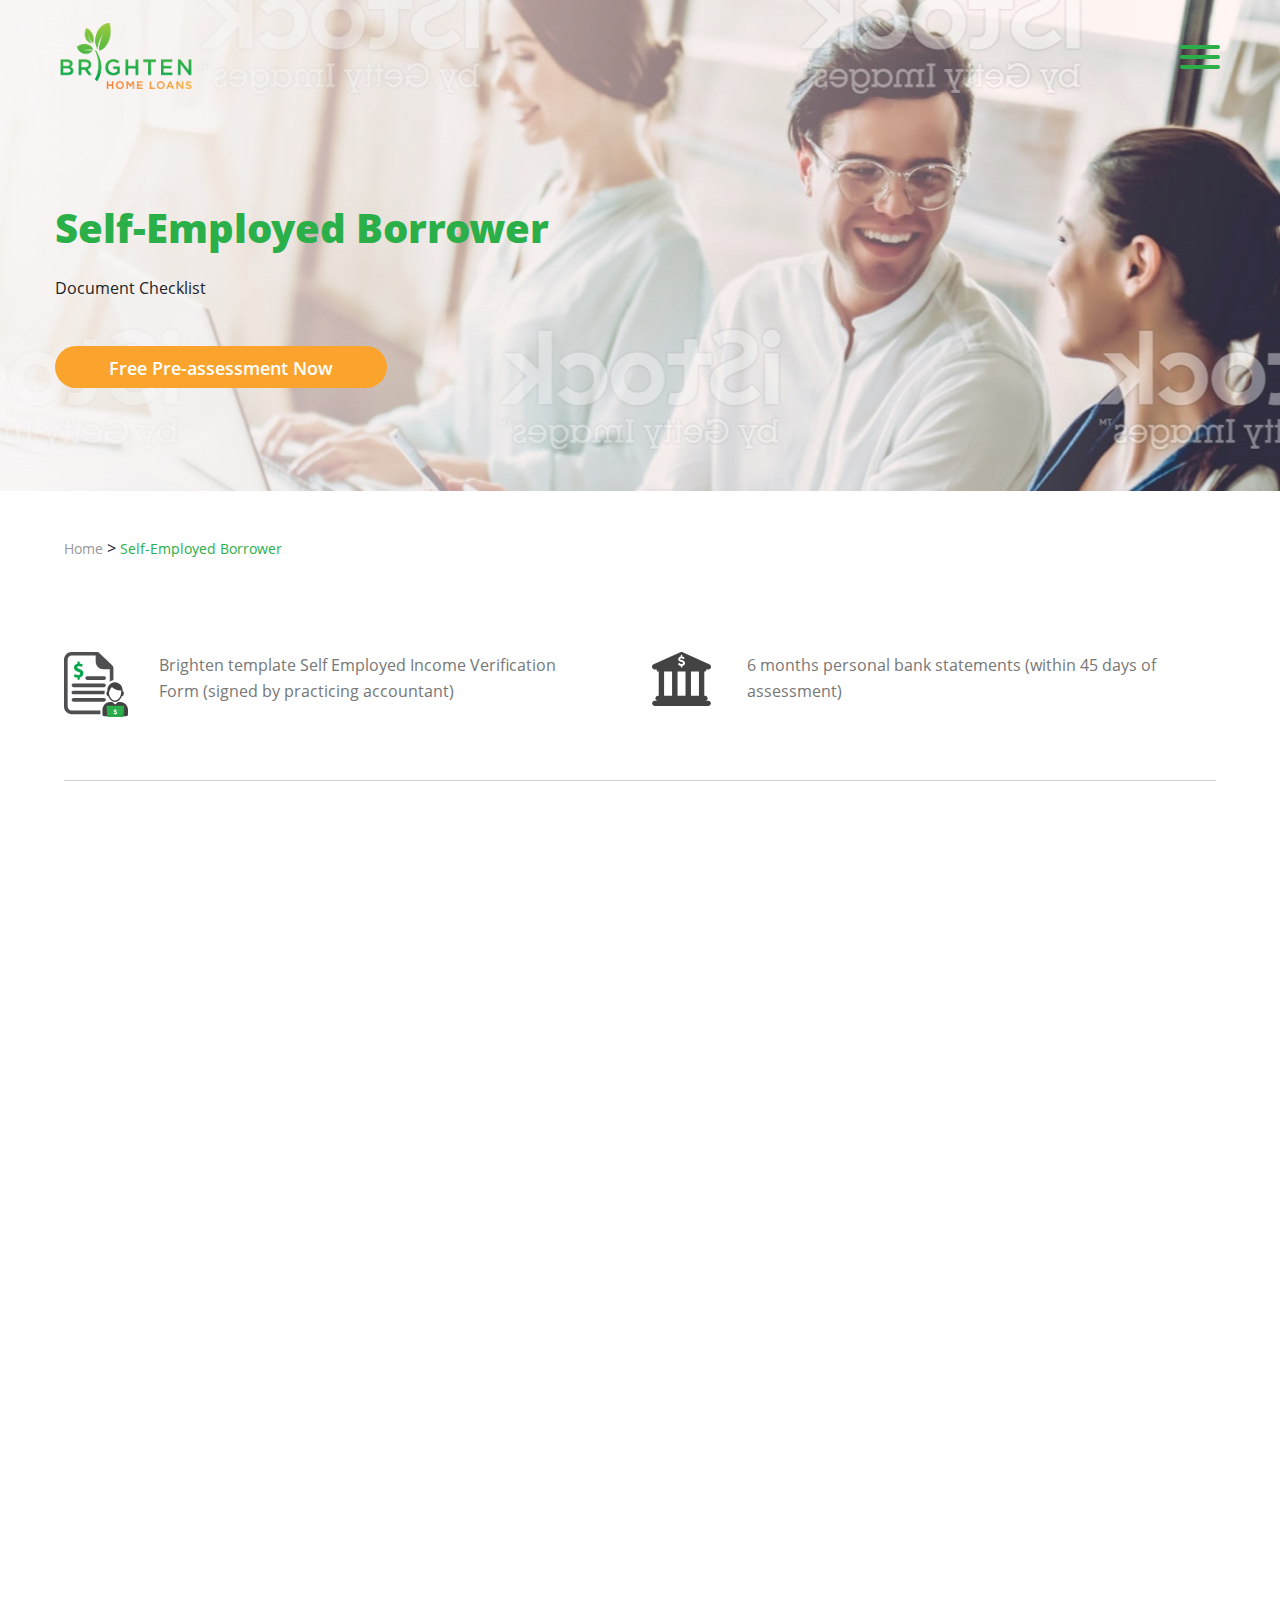
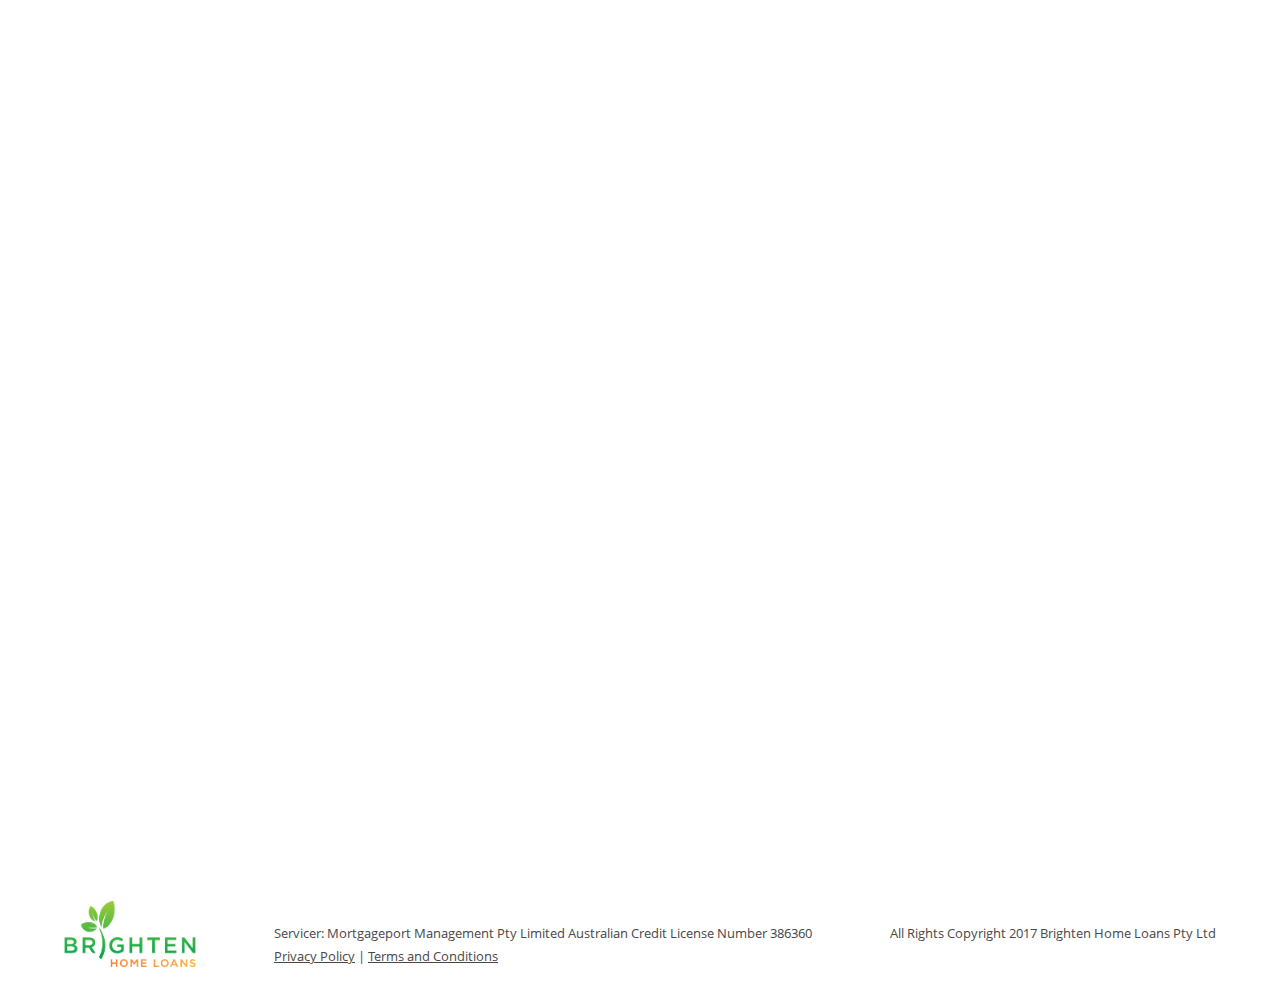
<file: page5.html>
<!DOCTYPE html>
<html lang="en">
<head>
	<meta charset="UTF-8">
	<title>Brighten Home Loan</title>
	<meta name="viewport" content="width=device-width, user-scalable=no, initial-scale=1.0, maximum-scale=1.0, minimum-scale=1.0">
	<link rel="stylesheet" href="css/bootstrap-reboot.min.css">
	<link rel="stylesheet" href="css/slick.css">
	<link rel="stylesheet" href="css/aos.css">
	<link rel="stylesheet" href="css/style.css">
	<script src="js/jquery.min.js"></script>
	<script src="js/aos.js"></script>
	<script src="js/float-menu.js"></script>
	<script src="js/slick.min.js"></script>
	<script src="js/script.js"></script>
</head>
<body>
	<header>
		<div class="nav cd-auto-hide-header">
			<div class="nav-left">
				<div class="logo">
					<h1><a href="#"><img src="images/logo.svg" alt="Brighten Home Loan"></a></h1>
				</div>
				<div class="menu">
					<ul>
						<li><a href="#">Loan Offerings</a></li>
						<li class="active"><a href="#">Calculators</a></li>
						<li><a href="#">Resources</a></li>
						<li><a href="#">About Us</a></li>
						<li><a href="#">Contact Us</a></li>
					</ul>
				</div>
			</div>
			<div class="nav-right">
				<div class="switch-language">
					<ul>
						<li class="active"><a href="#">EN</a></li>
						<li><a href="#">中文</a></li>
					</ul>
				</div>
				<div class="borrower-login">
					<a href="#" class="btn btn-green">Borrower Login</a>
				</div>
			</div>
			<div class="nav-hamburger">
				<button class="hamburger hamburger--slider" type="button">
					<span class="hamburger-box">
						<span class="hamburger-inner"></span>
					</span>
				</button>
			</div>
		</div>
		<div class="menu-hide">

			<div class="menu-shadow"></div>
			<div class="menu-content">
				<div class="menu-hide-wrap">
					<ul class="menu-content-menu">
						<li><a href="#">Loan Offerings</a></li>
						<li class="active"><a href="#">Calculators</a></li>
						<li><a href="#">Resources</a></li>
						<li><a href="#">About Us</a></li>
						<li><a href="#">Contact Us</a></li>
					</ul>
					<ul class="menu-content-language">
						<li class="active"><a href="#">EN</a></li>
						<li><a href="#">中文</a></li>
					</ul>
					<a href="#" class="btn btn-green">Borrower Login</a>
				</div>
			</div>
		</div>
	</header>
	<section class="banner" style="background: url(images/inner-banner4.jpg); background-position: center; background-size: cover;">
		<div class="text-block-wrap" data-aos="fade-up" data-aos-duration="1000">
			<div class="text-block">
				<h2>Self-Employed Borrower</h2>
				<p>Document Checklist</p>
				<a href="#" class="btn btn-large btn-yellow">Free Pre-assessment Now</a>
			</div>
		</div>
	</section>
	<section class="breadcrumb-navigation" data-aos="fade-up" data-aos-duration="1000">
		<a href="#" class="home-page">Home</a> > <a href="#" class="current-page">Self-Employed Borrower</a>
	</section>
	<section class="icon-text-col-2 first"  data-aos="fade-up" data-aos-duration="1000">
		<div class="icon-text-col-block">
			<div class="icon-text-col-icon">
				<img src="images/icon21.svg" alt="">
			</div>
			<div class="icon-text-col-text">
				<p class="small">Brighten template Self Employed Income Verification Form (signed by practicing accountant)</p>
			</div>
		</div>
		<div class="icon-text-col-block">
			<div class="icon-text-col-icon">
				<img src="images/icon22.svg" alt="">
			</div>
			<div class="icon-text-col-text">
				<p class="small">6 months personal bank statements (within 45 days of assessment)</p>
			</div>
		</div>
	</section>
	<section class="icon-text-col-2" data-aos="fade-up" data-aos-duration="1000">
		<div class="icon-text-col-block">
			<div class="icon-text-col-icon">
				<img src="images/icon23.svg" alt="">
			</div>
			<div class="icon-text-col-text">
				<p>IDENTIFICATION (FOR NON-RESIDENT)</p>
				<p>1 Certified copy of Passport, AND <br>2 Certified copy of ID card</p>
			</div>
		</div>
		<div class="icon-text-col-block">
			<div class="icon-text-col-icon">
				<img src="images/icon24.svg" alt="">
			</div>
			<div class="icon-text-col-text">
				<p>Evidence of funds - available to complete the purchase (if not yet settled);</p>
			</div>
		</div>
		<div class="icon-text-col-block">
			<div class="icon-text-col-icon">
				<img src="images/icon25.svg" alt="">
			</div>
			<div class="icon-text-col-text">
				<p>Personal Credit Report from the country of residence;</p>
			</div>
		</div>
		<div class="icon-text-col-block">
			<div class="icon-text-col-icon">
				<img src="images/icon26.svg" alt="">
			</div>
			<div class="icon-text-col-text">
				<p>D. Evidence of security</p>
				<p class="small">1 Copy of Contract of Sale for purchase ; OR <br>2 Copy of Title, if property is being refinanced (and 6 months mortgage statements), or if property is being secured for equity release</p>
			</div>
		</div>
	</section>
	<section class="icon-text-col-2 last" data-aos="fade-up" data-aos-duration="1000">
		<div class="icon-text-col-title">
			Additional income supporting documents will be useful, for example:
		</div>
		<div class="icon-text-col-block">
			<div class="icon-text-col-icon">
				<img src="images/icon27.svg" alt="">
			</div>
			<div class="icon-text-col-text">
				<p class="small">Rental income: lease agreement and 3 months proof of rental income received. (Accepting rental income outside Australia, including China)</p>
			</div>
		</div>
		<div class="icon-text-col-block">
			<div class="icon-text-col-icon">
				<img src="images/icon28.svg" alt="">
			</div>
			<div class="icon-text-col-text">
				<p class="small">Investment income: 12 months investment fund or share portfolio statements and dividends received. (Accepting investment income outside Australia, including China)</p>
			</div>
		</div>
	</section>
	<section class="how-it-works" data-aos="fade-up" data-aos-duration="1000">
		<h3 class="has-line">How It Works</h3>
		<p>Our professional multi-lingual lending specialists are ready to guide you through the journey.</p>
		<div class="icon-texts">
			<div class="icon-text-block">
				<div class="count">1</div>
				<div class="icon">
					<img src="images/icon11.svg" alt="">
				</div>
				<div class="icon-title">
					Free Pre-assessment
				</div>
				<div class="icon-text">
					Find out how much you can borrow
				</div>
			</div>
			<div class="icon-text-block">
				<div class="count">2</div>
				<div class="icon">
					<img src="images/icon12.svg" alt="">
				</div>
				<div class="icon-title">
					Full Application
				</div>
				<div class="icon-text">
					Submit completed application <br>plus all supporting documents
				</div>
			</div>
			<div class="icon-text-block">
				<div class="count">3</div>
				<div class="icon">
					<img src="images/icon13.svg" alt="">
				</div>
				<div class="icon-title">
					Documents Signing
				</div>
				<div class="icon-text">
					Upon formal loan approval <br>documents are forwarded for signing
				</div>
			</div>
			<div class="icon-text-block">
				<div class="count">4</div>
				<div class="icon">
					<img src="images/icon14.svg" alt="">
				</div>
				<div class="icon-title">
					Loan Settled
				</div>
				<div class="icon-text">
					Loan Released <br><span class="green-small">congratulations!</span>
				</div>
			</div>
		</div>
	</section>
	<section class="achieve" data-aos="fade-up" data-aos-duration="1000" style="background: url(images/home-bg3.jpg); background-position: center; background-size: cover;">
		<h3>Achieve Your Australian Dream</h3>
		<div class="buttons">
			<ul>
				<li><a href="#" class="btn btn-green btn-large">Apply Now</a></li>
				<li class="line"></li>
				<li><a href="#" class="btn btn-green btn-large">Send Us Your Enquiry</a></li>
				<li class="line"></li>
				<li><a href="#" class="btn btn-green btn-large">Contact Us</a></li>
			</ul>
		</div>
	</section>
	<footer>
		<div class="footer-containner">
			<div class="left">
				<p><a href="#"><img src="images/logo.svg" alt=""></a></p>
			</div>
			<div class="mid">
				<p>Servicer:  Mortgageport Management Pty Limited Australian Credit License Number 386360</p>
				<p><a href="#">Privacy Policy</a> | <a href="#">Terms and Conditions</a></p>
			</div>
			<div class="right">
				<p>All Rights  Copyright  2017 Brighten Home Loans Pty Ltd</p>
			</div>
		</div>
	</footer>
</body>
</html>
</file>
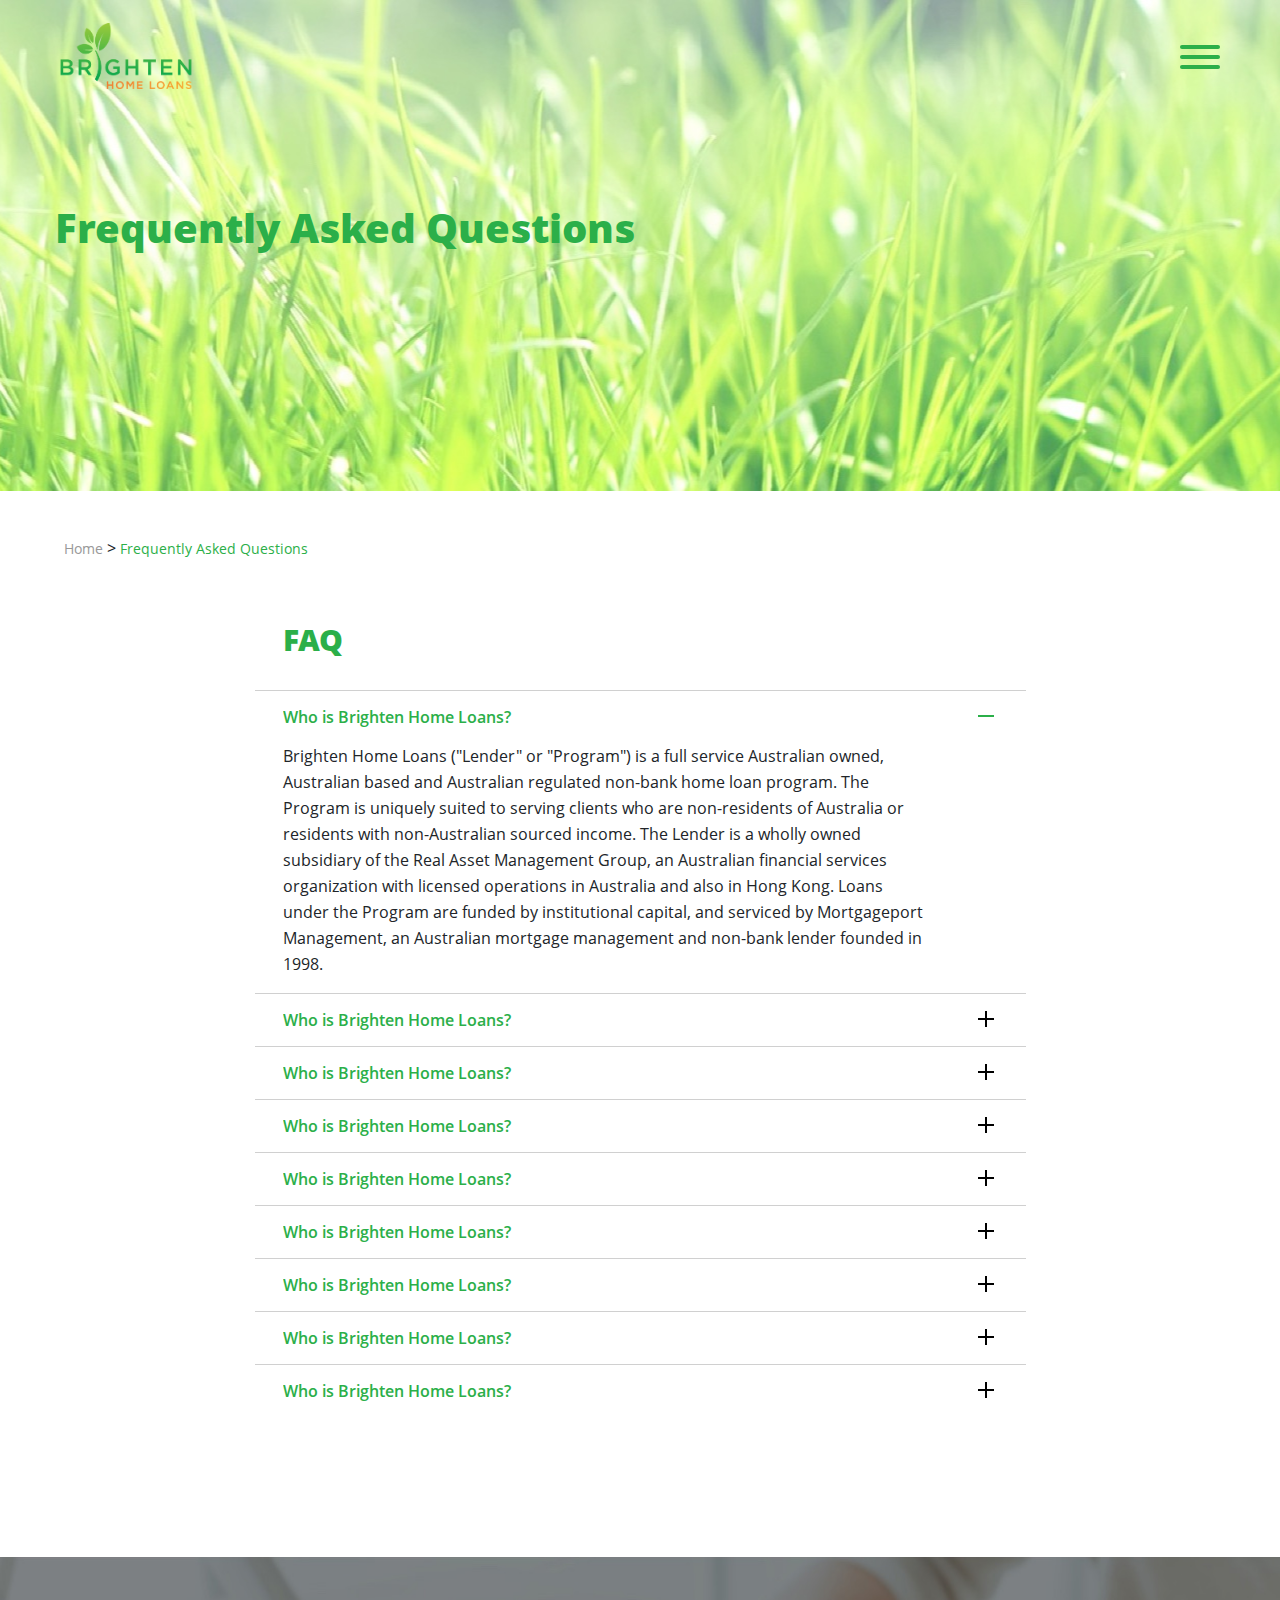
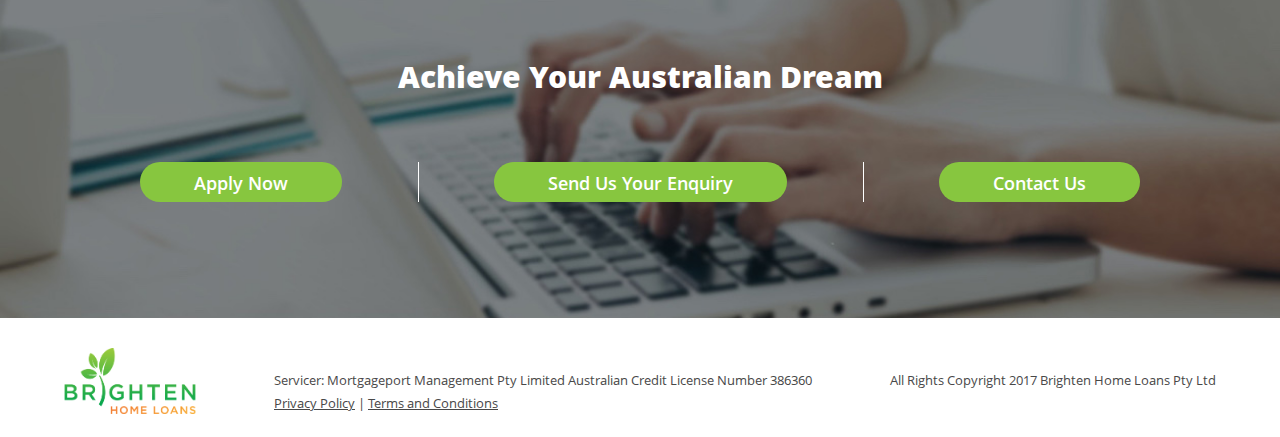
<file: page6.html>
<!DOCTYPE html>
<html lang="en">
<head>
	<meta charset="UTF-8">
	<title>Brighten Home Loan</title>
	<meta name="viewport" content="width=device-width, user-scalable=no, initial-scale=1.0, maximum-scale=1.0, minimum-scale=1.0">
	<link rel="stylesheet" href="css/bootstrap-reboot.min.css">
	<link rel="stylesheet" href="css/slick.css">
	<link rel="stylesheet" href="css/aos.css">
	<link rel="stylesheet" href="css/style.css">
	<script src="js/jquery.min.js"></script>
	<script src="js/aos.js"></script>
	<script src="js/float-menu.js"></script>
	<script src="js/slick.min.js"></script>
	<script src="js/script.js"></script>
</head>
<body>
	<header>
		<div class="nav cd-auto-hide-header">
			<div class="nav-left">
				<div class="logo">
					<h1><a href="#"><img src="images/logo.svg" alt="Brighten Home Loan"></a></h1>
				</div>
				<div class="menu">
					<ul>
						<li><a href="#">Loan Offerings</a></li>
						<li class="active"><a href="#">Calculators</a></li>
						<li><a href="#">Resources</a></li>
						<li><a href="#">About Us</a></li>
						<li><a href="#">Contact Us</a></li>
					</ul>
				</div>
			</div>
			<div class="nav-right">
				<div class="switch-language">
					<ul>
						<li class="active"><a href="#">EN</a></li>
						<li><a href="#">中文</a></li>
					</ul>
				</div>
				<div class="borrower-login">
					<a href="#" class="btn btn-green">Borrower Login</a>
				</div>
			</div>
			<div class="nav-hamburger">
				<button class="hamburger hamburger--slider" type="button">
					<span class="hamburger-box">
						<span class="hamburger-inner"></span>
					</span>
				</button>
			</div>
		</div>
		<div class="menu-hide">

			<div class="menu-shadow"></div>
			<div class="menu-content">
				<div class="menu-hide-wrap">
					<ul class="menu-content-menu">
						<li><a href="#">Loan Offerings</a></li>
						<li class="active"><a href="#">Calculators</a></li>
						<li><a href="#">Resources</a></li>
						<li><a href="#">About Us</a></li>
						<li><a href="#">Contact Us</a></li>
					</ul>
					<ul class="menu-content-language">
						<li class="active"><a href="#">EN</a></li>
						<li><a href="#">中文</a></li>
					</ul>
					<a href="#" class="btn btn-green">Borrower Login</a>
				</div>
			</div>
		</div>
	</header>
	<section class="banner" style="background: url(images/inner-banner5.jpg); background-position: center; background-size: cover;">
		<div class="text-block-wrap" data-aos="fade-up" data-aos-duration="1000">
			<div class="text-block">
				<h2>Frequently Asked Questions</h2>
			</div>
		</div>
	</section>
	<section class="breadcrumb-navigation" data-aos="fade-up" data-aos-duration="1000">
		<a href="#" class="home-page">Home</a> > <a href="#" class="current-page">Frequently Asked Questions</a>
	</section>
	<section class="faq" data-aos="fade-up" data-aos-duration="1000">
		<div class="faq-title">FAQ</div>
		<div class="faq-block circle-plus closed">
			<div class="faq-block-title">
				Who is Brighten Home Loans?
			</div>
			<div class="circle">
				<div class="horizontal"></div>
				<div class="vertical"></div>
			</div>
			<div class="faq-block-text">
				<p>Brighten Home Loans ("Lender" or "Program") is a full service Australian owned, Australian based and Australian regulated non-bank home loan program. The Program is uniquely suited to serving clients who are non-residents of Australia or residents with non-Australian sourced income. The Lender is a wholly owned subsidiary of the Real Asset Management Group, an Australian financial services organization with licensed operations in Australia and also in Hong Kong. Loans under the Program are funded by institutional capital, and serviced by Mortgageport Management, an Australian mortgage management and non-bank lender founded in 1998.</p>
			</div>
		</div>
		<div class="faq-block circle-plus closed">
			<div class="faq-block-title">
				Who is Brighten Home Loans?
			</div>
			<div class="circle">
				<div class="horizontal"></div>
				<div class="vertical"></div>
			</div>
			<div class="faq-block-text">
				<p>Brighten Home Loans ("Lender" or "Program") is a full service Australian owned, Australian based and Australian regulated non-bank home loan program. The Program is uniquely suited to serving clients who are non-residents of Australia or residents with non-Australian sourced income. The Lender is a wholly owned subsidiary of the Real Asset Management Group, an Australian financial services organization with licensed operations in Australia and also in Hong Kong. Loans under the Program are funded by institutional capital, and serviced by Mortgageport Management, an Australian mortgage management and non-bank lender founded in 1998.</p>
			</div>
		</div>
		<div class="faq-block circle-plus closed">
			<div class="faq-block-title">
				Who is Brighten Home Loans?
			</div>
			<div class="circle">
				<div class="horizontal"></div>
				<div class="vertical"></div>
			</div>
			<div class="faq-block-text">
				<p>Brighten Home Loans ("Lender" or "Program") is a full service Australian owned, Australian based and Australian regulated non-bank home loan program. The Program is uniquely suited to serving clients who are non-residents of Australia or residents with non-Australian sourced income. The Lender is a wholly owned subsidiary of the Real Asset Management Group, an Australian financial services organization with licensed operations in Australia and also in Hong Kong. Loans under the Program are funded by institutional capital, and serviced by Mortgageport Management, an Australian mortgage management and non-bank lender founded in 1998.</p>
			</div>
		</div>
		<div class="faq-block circle-plus closed">
			<div class="faq-block-title">
				Who is Brighten Home Loans?
			</div>
			<div class="circle">
				<div class="horizontal"></div>
				<div class="vertical"></div>
			</div>
			<div class="faq-block-text">
				<p>Brighten Home Loans ("Lender" or "Program") is a full service Australian owned, Australian based and Australian regulated non-bank home loan program. The Program is uniquely suited to serving clients who are non-residents of Australia or residents with non-Australian sourced income. The Lender is a wholly owned subsidiary of the Real Asset Management Group, an Australian financial services organization with licensed operations in Australia and also in Hong Kong. Loans under the Program are funded by institutional capital, and serviced by Mortgageport Management, an Australian mortgage management and non-bank lender founded in 1998.</p>
			</div>
		</div>
		<div class="faq-block circle-plus closed">
			<div class="faq-block-title">
				Who is Brighten Home Loans?
			</div>
			<div class="circle">
				<div class="horizontal"></div>
				<div class="vertical"></div>
			</div>
			<div class="faq-block-text">
				<p>Brighten Home Loans ("Lender" or "Program") is a full service Australian owned, Australian based and Australian regulated non-bank home loan program. The Program is uniquely suited to serving clients who are non-residents of Australia or residents with non-Australian sourced income. The Lender is a wholly owned subsidiary of the Real Asset Management Group, an Australian financial services organization with licensed operations in Australia and also in Hong Kong. Loans under the Program are funded by institutional capital, and serviced by Mortgageport Management, an Australian mortgage management and non-bank lender founded in 1998.</p>
			</div>
		</div>
		<div class="faq-block circle-plus closed">
			<div class="faq-block-title">
				Who is Brighten Home Loans?
			</div>
			<div class="circle">
				<div class="horizontal"></div>
				<div class="vertical"></div>
			</div>
			<div class="faq-block-text">
				<p>Brighten Home Loans ("Lender" or "Program") is a full service Australian owned, Australian based and Australian regulated non-bank home loan program. The Program is uniquely suited to serving clients who are non-residents of Australia or residents with non-Australian sourced income. The Lender is a wholly owned subsidiary of the Real Asset Management Group, an Australian financial services organization with licensed operations in Australia and also in Hong Kong. Loans under the Program are funded by institutional capital, and serviced by Mortgageport Management, an Australian mortgage management and non-bank lender founded in 1998.</p>
			</div>
		</div>
		<div class="faq-block circle-plus closed">
			<div class="faq-block-title">
				Who is Brighten Home Loans?
			</div>
			<div class="circle">
				<div class="horizontal"></div>
				<div class="vertical"></div>
			</div>
			<div class="faq-block-text">
				<p>Brighten Home Loans ("Lender" or "Program") is a full service Australian owned, Australian based and Australian regulated non-bank home loan program. The Program is uniquely suited to serving clients who are non-residents of Australia or residents with non-Australian sourced income. The Lender is a wholly owned subsidiary of the Real Asset Management Group, an Australian financial services organization with licensed operations in Australia and also in Hong Kong. Loans under the Program are funded by institutional capital, and serviced by Mortgageport Management, an Australian mortgage management and non-bank lender founded in 1998.</p>
			</div>
		</div>
		<div class="faq-block circle-plus closed">
			<div class="faq-block-title">
				Who is Brighten Home Loans?
			</div>
			<div class="circle">
				<div class="horizontal"></div>
				<div class="vertical"></div>
			</div>
			<div class="faq-block-text">
				<p>Brighten Home Loans ("Lender" or "Program") is a full service Australian owned, Australian based and Australian regulated non-bank home loan program. The Program is uniquely suited to serving clients who are non-residents of Australia or residents with non-Australian sourced income. The Lender is a wholly owned subsidiary of the Real Asset Management Group, an Australian financial services organization with licensed operations in Australia and also in Hong Kong. Loans under the Program are funded by institutional capital, and serviced by Mortgageport Management, an Australian mortgage management and non-bank lender founded in 1998.</p>
			</div>
		</div>
		<div class="faq-block circle-plus closed">
			<div class="faq-block-title">
				Who is Brighten Home Loans?
			</div>
			<div class="circle">
				<div class="horizontal"></div>
				<div class="vertical"></div>
			</div>
			<div class="faq-block-text">
				<p>Brighten Home Loans ("Lender" or "Program") is a full service Australian owned, Australian based and Australian regulated non-bank home loan program. The Program is uniquely suited to serving clients who are non-residents of Australia or residents with non-Australian sourced income. The Lender is a wholly owned subsidiary of the Real Asset Management Group, an Australian financial services organization with licensed operations in Australia and also in Hong Kong. Loans under the Program are funded by institutional capital, and serviced by Mortgageport Management, an Australian mortgage management and non-bank lender founded in 1998.</p>
			</div>
		</div>

	</section>
	<section class="achieve" style="background: url(images/home-bg3.jpg); background-position: center; background-size: cover;">
		<h3>Achieve Your Australian Dream</h3>
		<div class="buttons">
			<ul>
				<li><a href="#" class="btn btn-green btn-large">Apply Now</a></li>
				<li class="line"></li>
				<li><a href="#" class="btn btn-green btn-large">Send Us Your Enquiry</a></li>
				<li class="line"></li>
				<li><a href="#" class="btn btn-green btn-large">Contact Us</a></li>
			</ul>
		</div>
	</section>
	<footer>
		<div class="footer-containner">
			<div class="left">
				<p><a href="#"><img src="images/logo.svg" alt=""></a></p>
			</div>
			<div class="mid">
				<p>Servicer:  Mortgageport Management Pty Limited Australian Credit License Number 386360</p>
				<p><a href="#">Privacy Policy</a> | <a href="#">Terms and Conditions</a></p>
			</div>
			<div class="right">
				<p>All Rights  Copyright  2017 Brighten Home Loans Pty Ltd</p>
			</div>
		</div>
	</footer>
</body>
</html>
</file>
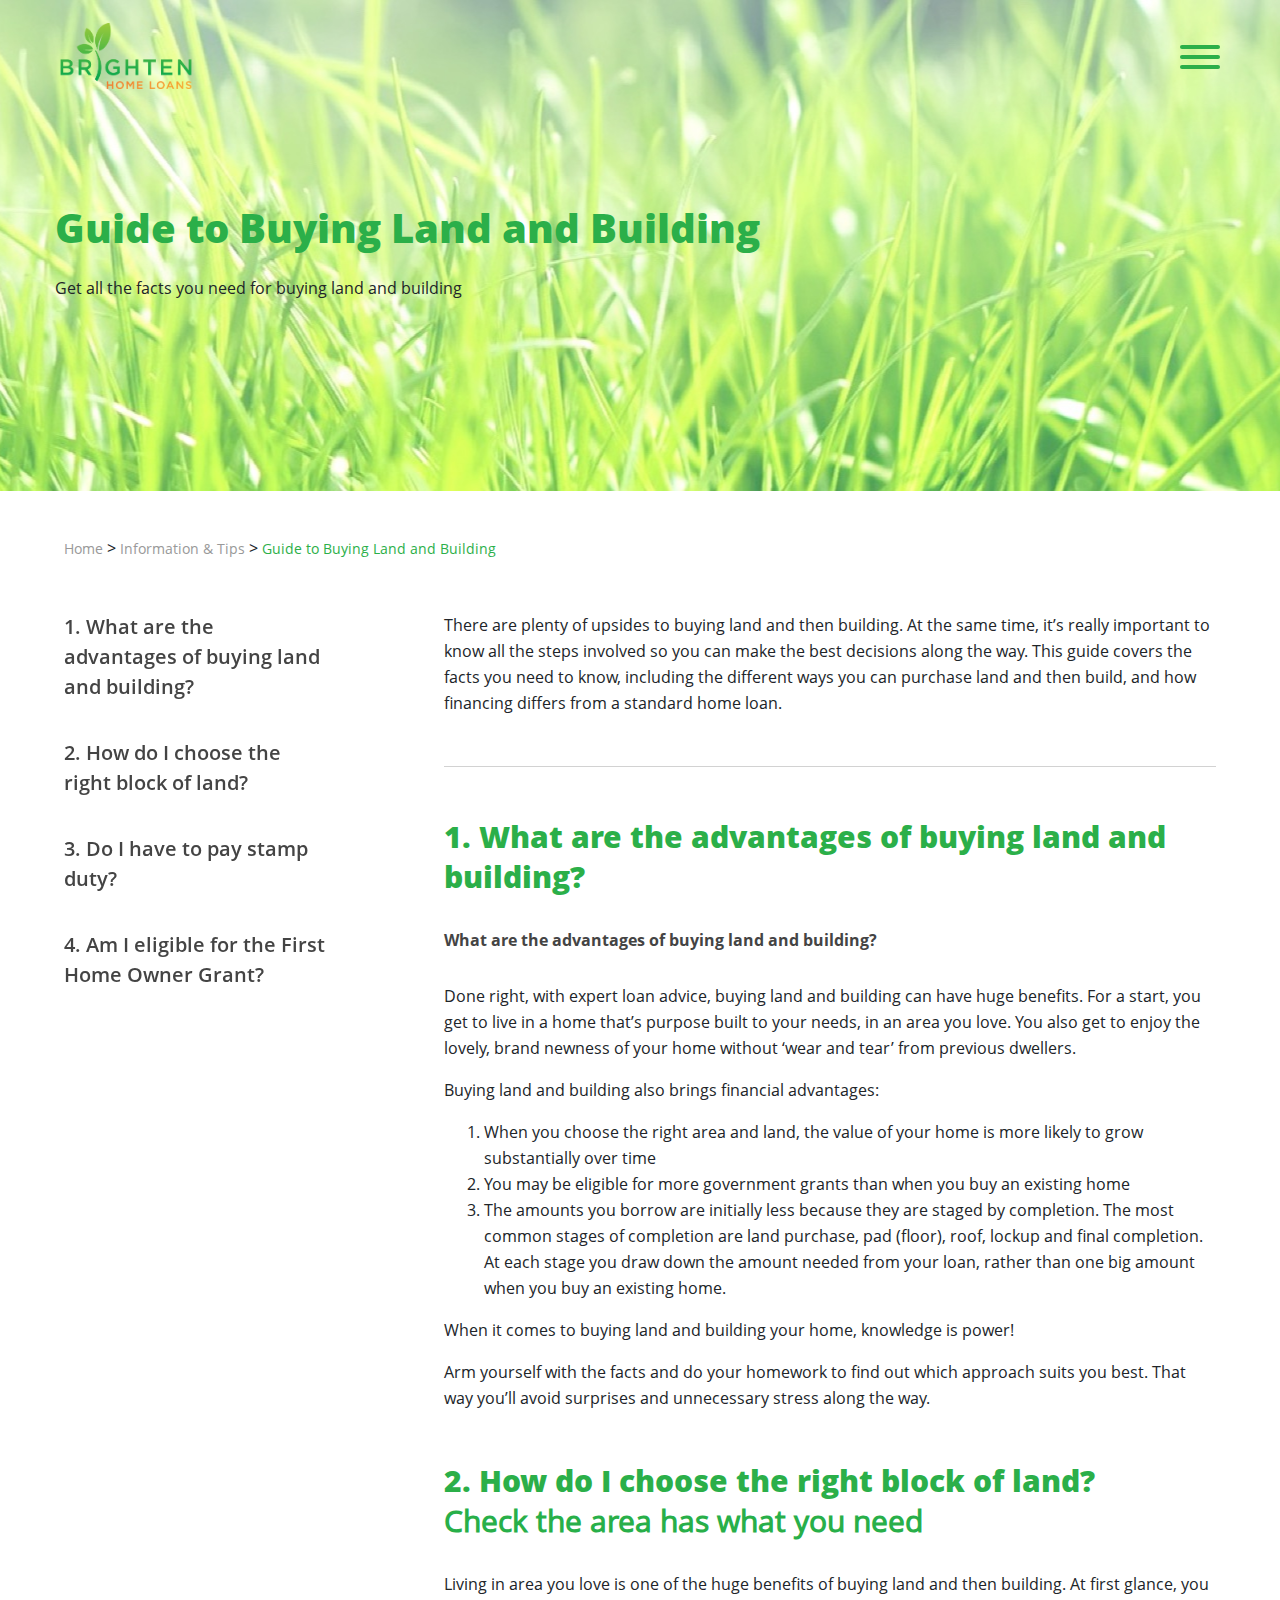
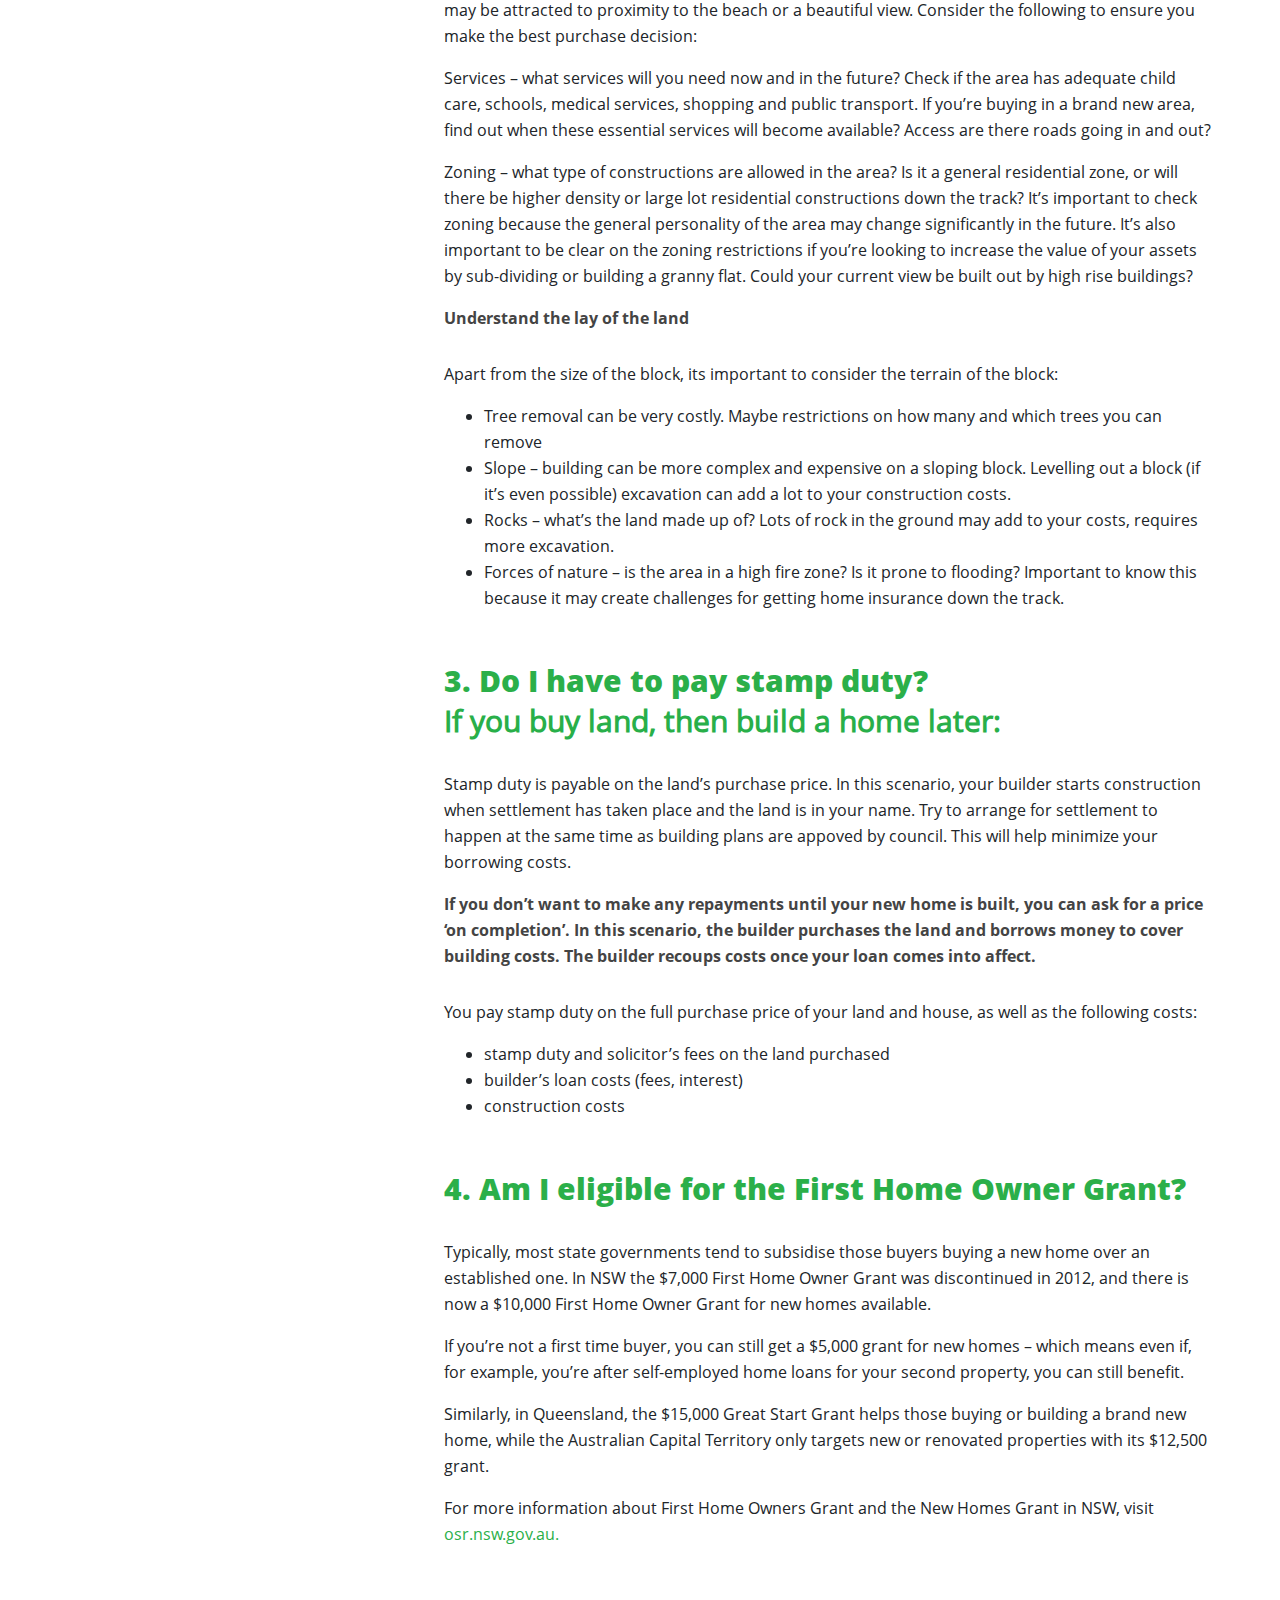
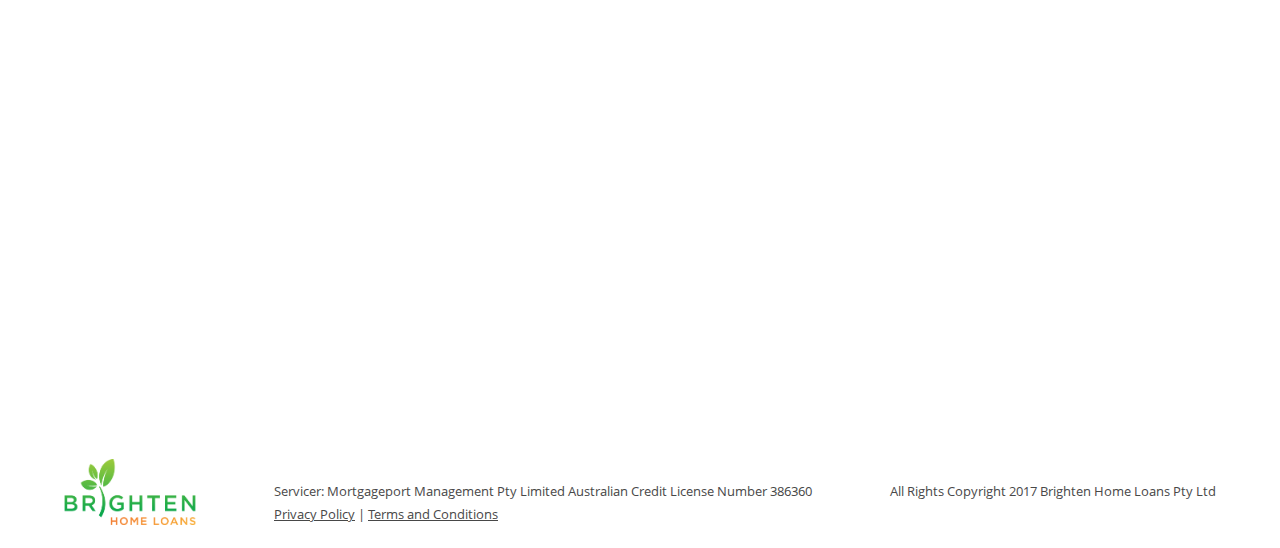
<file: page7.html>
<!DOCTYPE html>
<html lang="en">
<head>
	<meta charset="UTF-8">
	<title>Brighten Home Loan</title>
	<meta name="viewport" content="width=device-width, user-scalable=no, initial-scale=1.0, maximum-scale=1.0, minimum-scale=1.0">
	<link rel="stylesheet" href="css/bootstrap-reboot.min.css">
	<link rel="stylesheet" href="css/slick.css">
	<link rel="stylesheet" href="css/aos.css">
	<link rel="stylesheet" href="css/style.css">
	<script src="js/jquery.min.js"></script>
	<script src="js/aos.js"></script>
	<script src="js/float-menu.js"></script>
	<script src="js/slick.min.js"></script>
	<script src="js/script.js"></script>
</head>
<body>
	<header>
		<div class="nav cd-auto-hide-header">
			<div class="nav-left">
				<div class="logo">
					<h1><a href="#"><img src="images/logo.svg" alt="Brighten Home Loan"></a></h1>
				</div>
				<div class="menu">
					<ul>
						<li><a href="#">Loan Offerings</a></li>
						<li class="active"><a href="#">Calculators</a></li>
						<li><a href="#">Resources</a></li>
						<li><a href="#">About Us</a></li>
						<li><a href="#">Contact Us</a></li>
					</ul>
				</div>
			</div>
			<div class="nav-right">
				<div class="switch-language">
					<ul>
						<li class="active"><a href="#">EN</a></li>
						<li><a href="#">中文</a></li>
					</ul>
				</div>
				<div class="borrower-login">
					<a href="#" class="btn btn-green">Borrower Login</a>
				</div>
			</div>
			<div class="nav-hamburger">
				<button class="hamburger hamburger--slider" type="button">
					<span class="hamburger-box">
						<span class="hamburger-inner"></span>
					</span>
				</button>
			</div>
		</div>
		<div class="menu-hide">

			<div class="menu-shadow"></div>
			<div class="menu-content">
				<div class="menu-hide-wrap">
					<ul class="menu-content-menu">
						<li><a href="#">Loan Offerings</a></li>
						<li class="active"><a href="#">Calculators</a></li>
						<li><a href="#">Resources</a></li>
						<li><a href="#">About Us</a></li>
						<li><a href="#">Contact Us</a></li>
					</ul>
					<ul class="menu-content-language">
						<li class="active"><a href="#">EN</a></li>
						<li><a href="#">中文</a></li>
					</ul>
					<a href="#" class="btn btn-green">Borrower Login</a>
				</div>
			</div>
		</div>
	</header>
	<section class="banner" style="background: url(images/inner-banner5.jpg); background-position: center; background-size: cover;">
		<div class="text-block-wrap" data-aos="fade-up" data-aos-duration="1000">
			<div class="text-block">
				<h2>Guide to Buying Land and Building</h2>
				<p>Get all the facts you need for buying land and building</p>
			</div>
		</div>
	</section>
	<section class="breadcrumb-navigation" data-aos="fade-up" data-aos-duration="1000">
		<a href="#" class="home-page">Home</a> > <a href="#" class="parent-page">Information & Tips</a> > <a href="#" class="current-page">Guide to Buying Land and Building</a>
	</section>
	<section class="editor-col-2" data-aos="fade-up" data-aos-duration="1000">
		<div class="left">
			<ul class="fixed-bar">
				<li><a href="javascript:;">1. What are the advantages of buying land and building?</a></li>
				<li><a href="javascript:;">2. How do I choose the right block of land?</a></li>
				<li><a href="javascript:;">3. Do I have to pay stamp duty?</a></li>
				<li><a href="javascript:;">4. Am I eligible for the First Home Owner Grant?</a></li>
			</ul>
		</div>
		<div class="right eidtor">
			<p>There are plenty of upsides to buying land and then building. At the same time, it’s really important to know all the steps involved so you can make the best decisions along the way. This guide covers the facts you need to know, including the different ways you can purchase land and then build, and how financing differs from a standard home loan.</p>
			<div class="segmenting-line"></div>
			<h3>1. What are the advantages of buying land and building?</h3>
			<h5>What are the advantages of buying land and building?</h5>
			<p>Done right, with expert loan advice, buying land and building can have huge benefits. For a start, you get to live in a home that’s purpose built to your needs, in an area you love. You also get to enjoy the lovely, brand newness of your home without ‘wear and tear’ from previous dwellers.</p>
			<p>Buying land and building also brings financial advantages:</p>
			<ol>
				<li>When you choose the right area and land, the value of your home is more likely to grow substantially over time</li>
				<li>You may be eligible for more government grants than when you buy an existing home</li>
				<li>The amounts you borrow are initially less because they are staged by completion. The most common stages of completion are land purchase, pad (floor), roof, lockup and final completion. At each stage you draw down the amount needed from your loan, rather than one big amount when you buy an existing home.</li>
			</ol>
			<p>When it comes to buying land and building your home, knowledge is power!</p>
			<p style="margin-bottom: 50px;">Arm yourself with the facts and do your homework to find out which approach suits you best. That way you’ll avoid surprises and unnecessary stress along the way.</p>
			<h3>2. How do I choose the right block of land? <br><span>Check the area has what you need</span></h3>
			<p>Living in area you love is one of the huge benefits of buying land and then building. At first glance, you may be attracted to proximity to the beach or a beautiful view. Consider the following to ensure you make the best purchase decision:</p>
			<p>Services – what services will you need now and in the future? Check if the area has adequate child care, schools, medical services, shopping and public transport. If you’re buying in a brand new area, find out when these essential services will become available? Access are there roads going in and out?</p>
			<p>Zoning – what type of constructions are allowed in the area? Is it a general residential zone, or will there be higher density or large lot residential constructions down the track? It’s important to check zoning because the general personality of the area may change significantly in the future. It’s also important to be clear on the zoning restrictions if you’re looking to increase the value of your assets by sub-dividing or building a granny flat. Could your current view be built out by high rise buildings?</p>
			<h5>Understand the lay of the land</h5>
			<p>Apart from the size of the block, its important to consider the terrain of the block:</p>
			<ul style="margin-bottom: 50px;">
				<li>Tree removal can be very costly. Maybe restrictions on how many and which trees you can remove</li>
				<li>Slope – building can be more complex and expensive on a sloping block. Levelling out a block (if it’s even possible) excavation can add a lot to your construction costs.</li>
				<li>Rocks – what’s the land made up of? Lots of rock in the ground may add to your costs, requires more excavation.</li>
				<li>Forces of nature – is the area in a high fire zone? Is it prone to flooding? Important to know this because it may create challenges for getting home insurance down the track.</li>
			</ul>
			<h3>3. Do I have to pay stamp duty? <br><span>If you buy land, then build a home later:</span></h3>
			<p>Stamp duty is payable on the land’s purchase price. In this scenario, your builder starts construction when settlement has taken place and the land is in your name. Try to arrange for settlement to happen at the same time as building plans are appoved by council. This will help minimize your borrowing costs.</p>
			<h5>If you don’t want to make any repayments until your new home is built, you can ask for a price ‘on completion’. In this scenario, the builder purchases the land and borrows money to cover building costs. The builder recoups costs once your loan comes into affect.</h5>
			<p>You pay stamp duty on the full purchase price of your land and house, as well as the following costs:</p>
			<ul style="margin-bottom: 50px;">
				<li>stamp duty and solicitor’s fees on the land purchased</li>
				<li>builder’s loan costs (fees, interest)</li>
				<li>construction costs</li>
			</ul>
			<h3>4. Am I eligible for the First Home Owner Grant?</h3>
			<p>Typically, most state governments tend to subsidise those buyers buying a new home over an established one. In NSW the $7,000 First Home Owner Grant was discontinued in 2012, and there is now a $10,000 First Home Owner Grant for new homes available.</p>
			<p>If you’re not a first time buyer, you can still get a $5,000 grant for new homes – which means even if, for example, you’re after self-employed home loans for your second property, you can still benefit.</p>
			<p>Similarly, in Queensland, the $15,000 Great Start Grant helps those buying or building a brand new home, while the Australian Capital Territory only targets new or renovated properties with its $12,500 grant.</p>
			<p>For more information about First Home Owners Grant and the New Homes Grant in NSW, visit <a href="#">osr.nsw.gov.au.</a></p>
		</div>
	</section>
	<section class="achieve" data-aos="fade-up" data-aos-duration="1000" style="background: url(images/home-bg3.jpg); background-position: center; background-size: cover;">
		<h3>Achieve Your Australian Dream</h3>
		<div class="buttons">
			<ul>
				<li><a href="#" class="btn btn-green btn-large">Apply Now</a></li>
				<li class="line"></li>
				<li><a href="#" class="btn btn-green btn-large">Send Us Your Enquiry</a></li>
				<li class="line"></li>
				<li><a href="#" class="btn btn-green btn-large">Contact Us</a></li>
			</ul>
		</div>
	</section>
	<footer>
		<div class="footer-containner">
			<div class="left">
				<p><a href="#"><img src="images/logo.svg" alt=""></a></p>
			</div>
			<div class="mid">
				<p>Servicer:  Mortgageport Management Pty Limited Australian Credit License Number 386360</p>
				<p><a href="#">Privacy Policy</a> | <a href="#">Terms and Conditions</a></p>
			</div>
			<div class="right">
				<p>All Rights  Copyright  2017 Brighten Home Loans Pty Ltd</p>
			</div>
		</div>
	</footer>
</body>
</html>
</file>
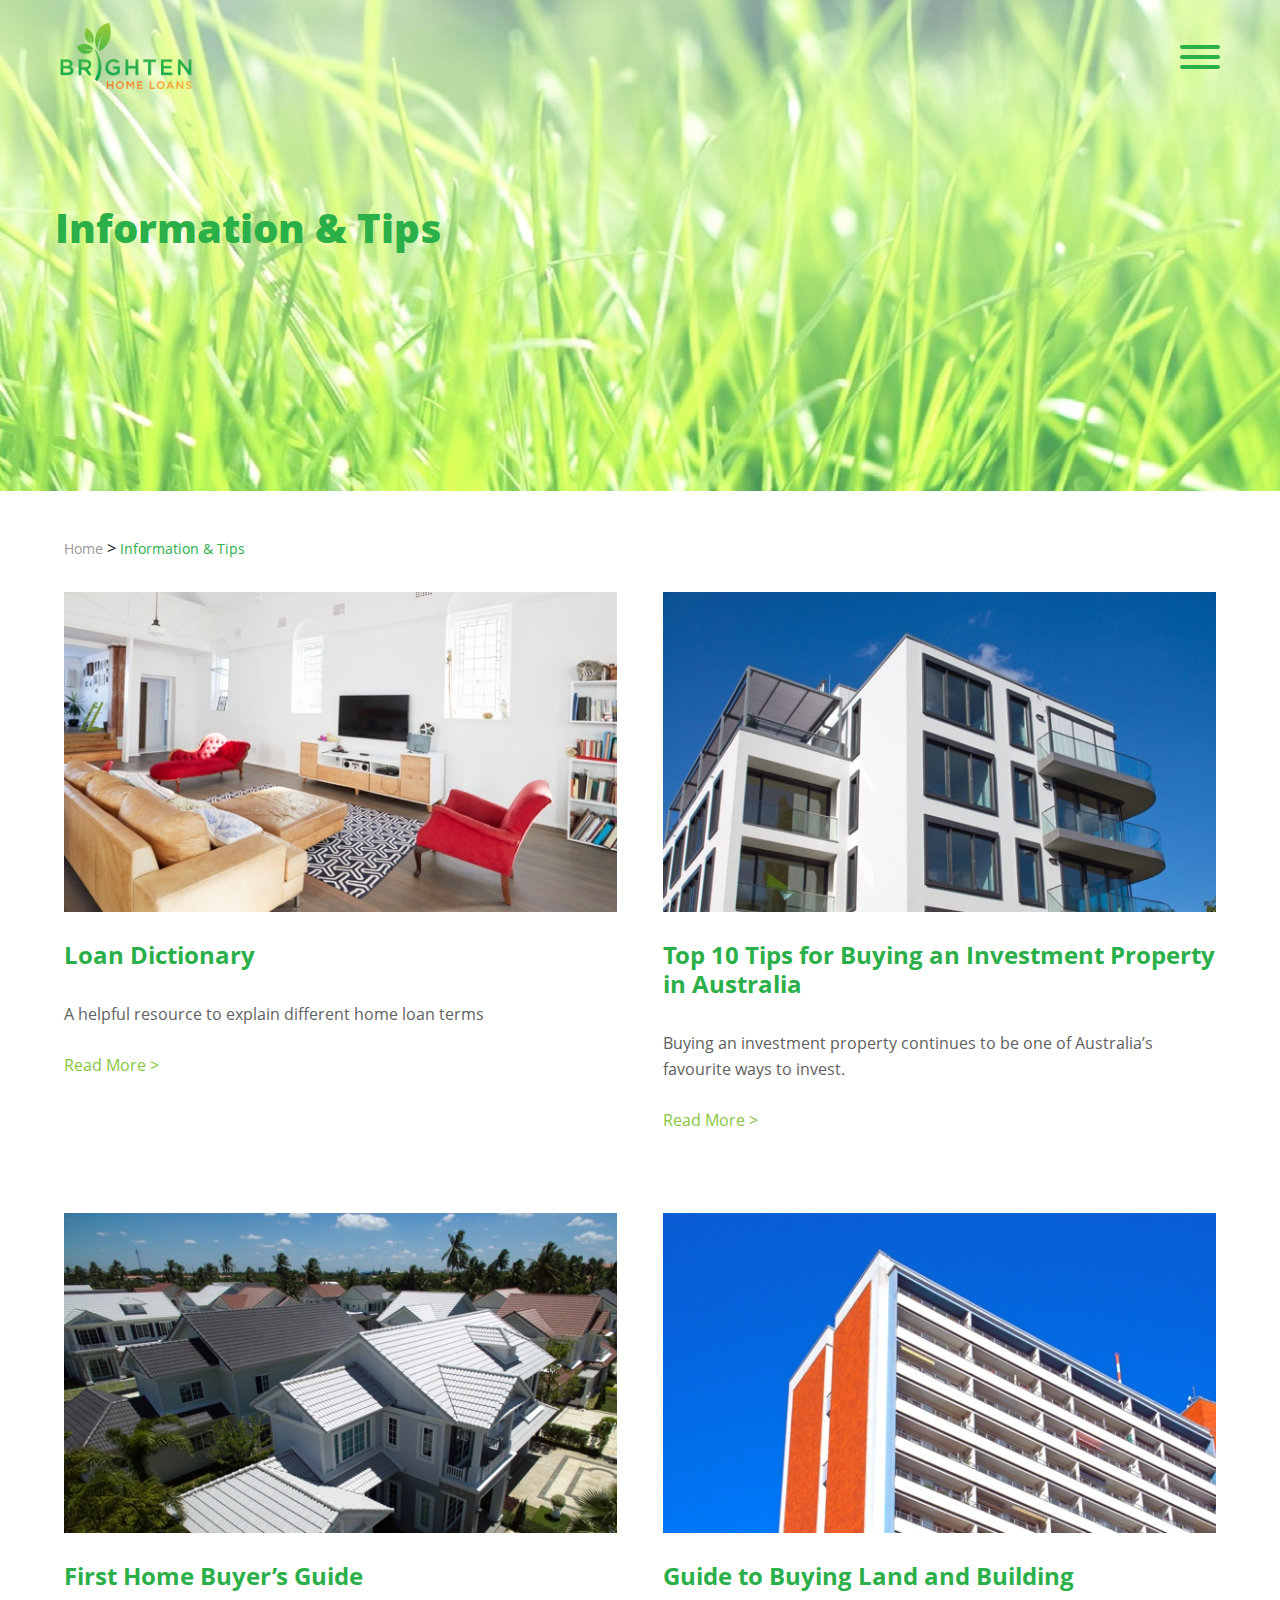
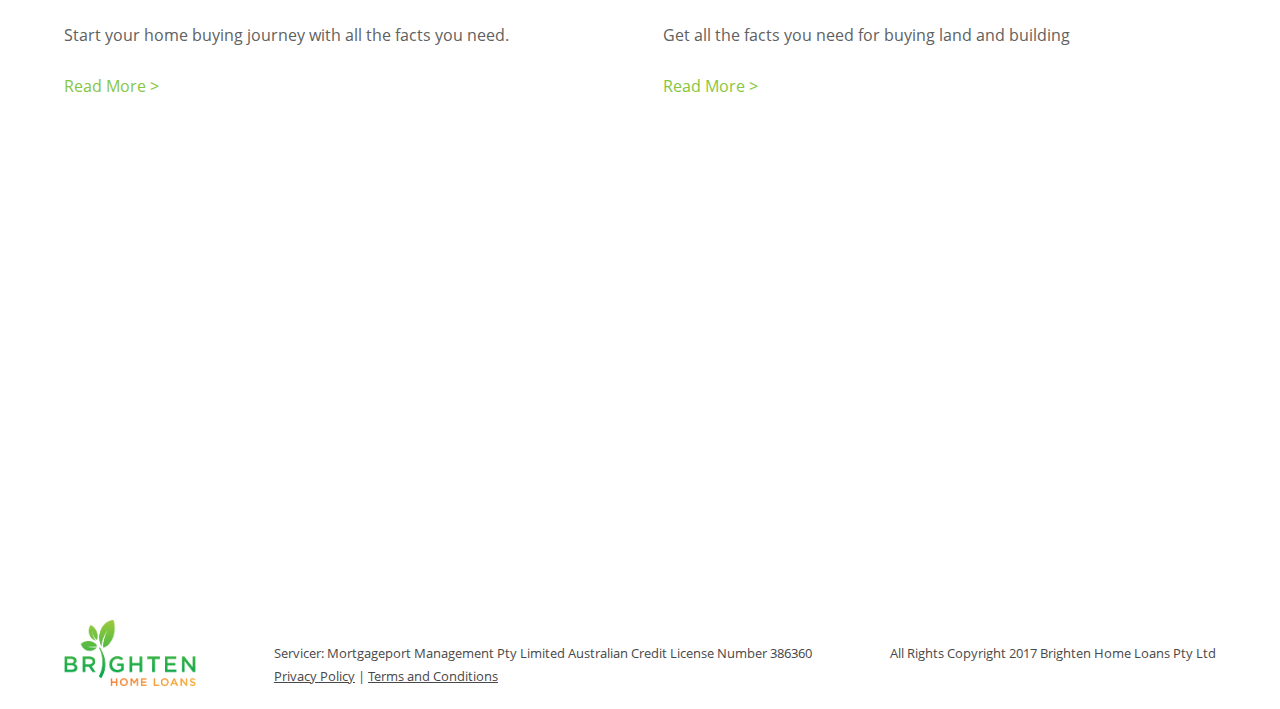
<file: page8.html>
<!DOCTYPE html>
<html lang="en">
<head>
	<meta charset="UTF-8">
	<title>Brighten Home Loan</title>
	<meta name="viewport" content="width=device-width, user-scalable=no, initial-scale=1.0, maximum-scale=1.0, minimum-scale=1.0">
	<link rel="stylesheet" href="css/bootstrap-reboot.min.css">
	<link rel="stylesheet" href="css/slick.css">
	<link rel="stylesheet" href="css/aos.css">
	<link rel="stylesheet" href="css/style.css">
	<script src="js/jquery.min.js"></script>
	<script src="js/aos.js"></script>
	<script src="js/float-menu.js"></script>
	<script src="js/slick.min.js"></script>
	<script src="js/script.js"></script>
</head>
<body>
	<header>
		<div class="nav cd-auto-hide-header">
			<div class="nav-left">
				<div class="logo">
					<h1><a href="#"><img src="images/logo.svg" alt="Brighten Home Loan"></a></h1>
				</div>
				<div class="menu">
					<ul>
						<li><a href="#">Loan Offerings</a></li>
						<li class="active"><a href="#">Calculators</a></li>
						<li><a href="#">Resources</a></li>
						<li><a href="#">About Us</a></li>
						<li><a href="#">Contact Us</a></li>
					</ul>
				</div>
			</div>
			<div class="nav-right">
				<div class="switch-language">
					<ul>
						<li class="active"><a href="#">EN</a></li>
						<li><a href="#">中文</a></li>
					</ul>
				</div>
				<div class="borrower-login">
					<a href="#" class="btn btn-green">Borrower Login</a>
				</div>
			</div>
			<div class="nav-hamburger">
				<button class="hamburger hamburger--slider" type="button">
					<span class="hamburger-box">
						<span class="hamburger-inner"></span>
					</span>
				</button>
			</div>
		</div>
		<div class="menu-hide">

			<div class="menu-shadow"></div>
			<div class="menu-content">
				<div class="menu-hide-wrap">
					<ul class="menu-content-menu">
						<li><a href="#">Loan Offerings</a></li>
						<li class="active"><a href="#">Calculators</a></li>
						<li><a href="#">Resources</a></li>
						<li><a href="#">About Us</a></li>
						<li><a href="#">Contact Us</a></li>
					</ul>
					<ul class="menu-content-language">
						<li class="active"><a href="#">EN</a></li>
						<li><a href="#">中文</a></li>
					</ul>
					<a href="#" class="btn btn-green">Borrower Login</a>
				</div>
			</div>
		</div>
	</header>
	<section class="banner" style="background: url(images/inner-banner5.jpg); background-position: center; background-size: cover;">
		<div class="text-block-wrap" data-aos="fade-up" data-aos-duration="1000">
			<div class="text-block">
				<h2>Information & Tips</h2>
			</div>
		</div>
	</section>
	<section class="breadcrumb-navigation" data-aos="fade-up" data-aos-duration="1000">
		<a href="#" class="home-page">Home</a> > <a href="#" class="current-page">Information & Tips</a>
	</section>
	<section class="img-text-col-2" data-aos="fade-up" data-aos-duration="1000">
		<div class="img-text-block">
			<div class="img-text-block-img">
				<a href="#"><img src="images/photo1.jpg" alt=""></a>
			</div>
			<div class="img-text-block-title"><a href="#">Loan Dictionary</a></div>
			<div class="img-text-block-excerpt">A helpful resource to explain different home loan terms</div>
			<div class="img-text-block-readmore"><a href="#">Read More ></a></div>
		</div>
		<div class="img-text-block">
			<div class="img-text-block-img">
				<a href="#"><img src="images/photo2.jpg" alt=""></a>
			</div>
			<div class="img-text-block-title"><a href="#">Top 10 Tips for Buying an Investment Property in Australia</a> </div>
			<div class="img-text-block-excerpt">Buying an investment property continues to be one of Australia’s favourite ways to invest.</div>
			<div class="img-text-block-readmore"><a href="#">Read More ></a></div>
		</div>
		<div class="img-text-block">
			<div class="img-text-block-img">
				<a href="#"><img src="images/photo3.jpg" alt=""></a>
			</div>
			<div class="img-text-block-title"><a href="#">First Home Buyer’s Guide</a></div>
			<div class="img-text-block-excerpt">Start your home buying journey with all the facts you need.</div>
			<div class="img-text-block-readmore"><a href="#">Read More ></a></div>
		</div>
		<div class="img-text-block">
			<div class="img-text-block-img">
				<a href="#"><img src="images/photo4.jpg" alt=""></a>
			</div>
			<div class="img-text-block-title"><a href="#">Guide to Buying Land and Building</a></div>
			<div class="img-text-block-excerpt">Get all the facts you need for buying land and building</div>
			<div class="img-text-block-readmore"><a href="#">Read More ></a></div>
		</div>
	</section>

	<section class="achieve" data-aos="fade-up" data-aos-duration="1000" style="background: url(images/home-bg3.jpg); background-position: center; background-size: cover;">
		<h3>Achieve Your Australian Dream</h3>
		<div class="buttons">
			<ul>
				<li><a href="#" class="btn btn-green btn-large">Apply Now</a></li>
				<li class="line"></li>
				<li><a href="#" class="btn btn-green btn-large">Send Us Your Enquiry</a></li>
				<li class="line"></li>
				<li><a href="#" class="btn btn-green btn-large">Contact Us</a></li>
			</ul>
		</div>
	</section>
	<footer>
		<div class="footer-containner">
			<div class="left">
				<p><a href="#"><img src="images/logo.svg" alt=""></a></p>
			</div>
			<div class="mid">
				<p>Servicer:  Mortgageport Management Pty Limited Australian Credit License Number 386360</p>
				<p><a href="#">Privacy Policy</a> | <a href="#">Terms and Conditions</a></p>
			</div>
			<div class="right">
				<p>All Rights  Copyright  2017 Brighten Home Loans Pty Ltd</p>
			</div>
		</div>
	</footer>
</body>
</html>
</file>
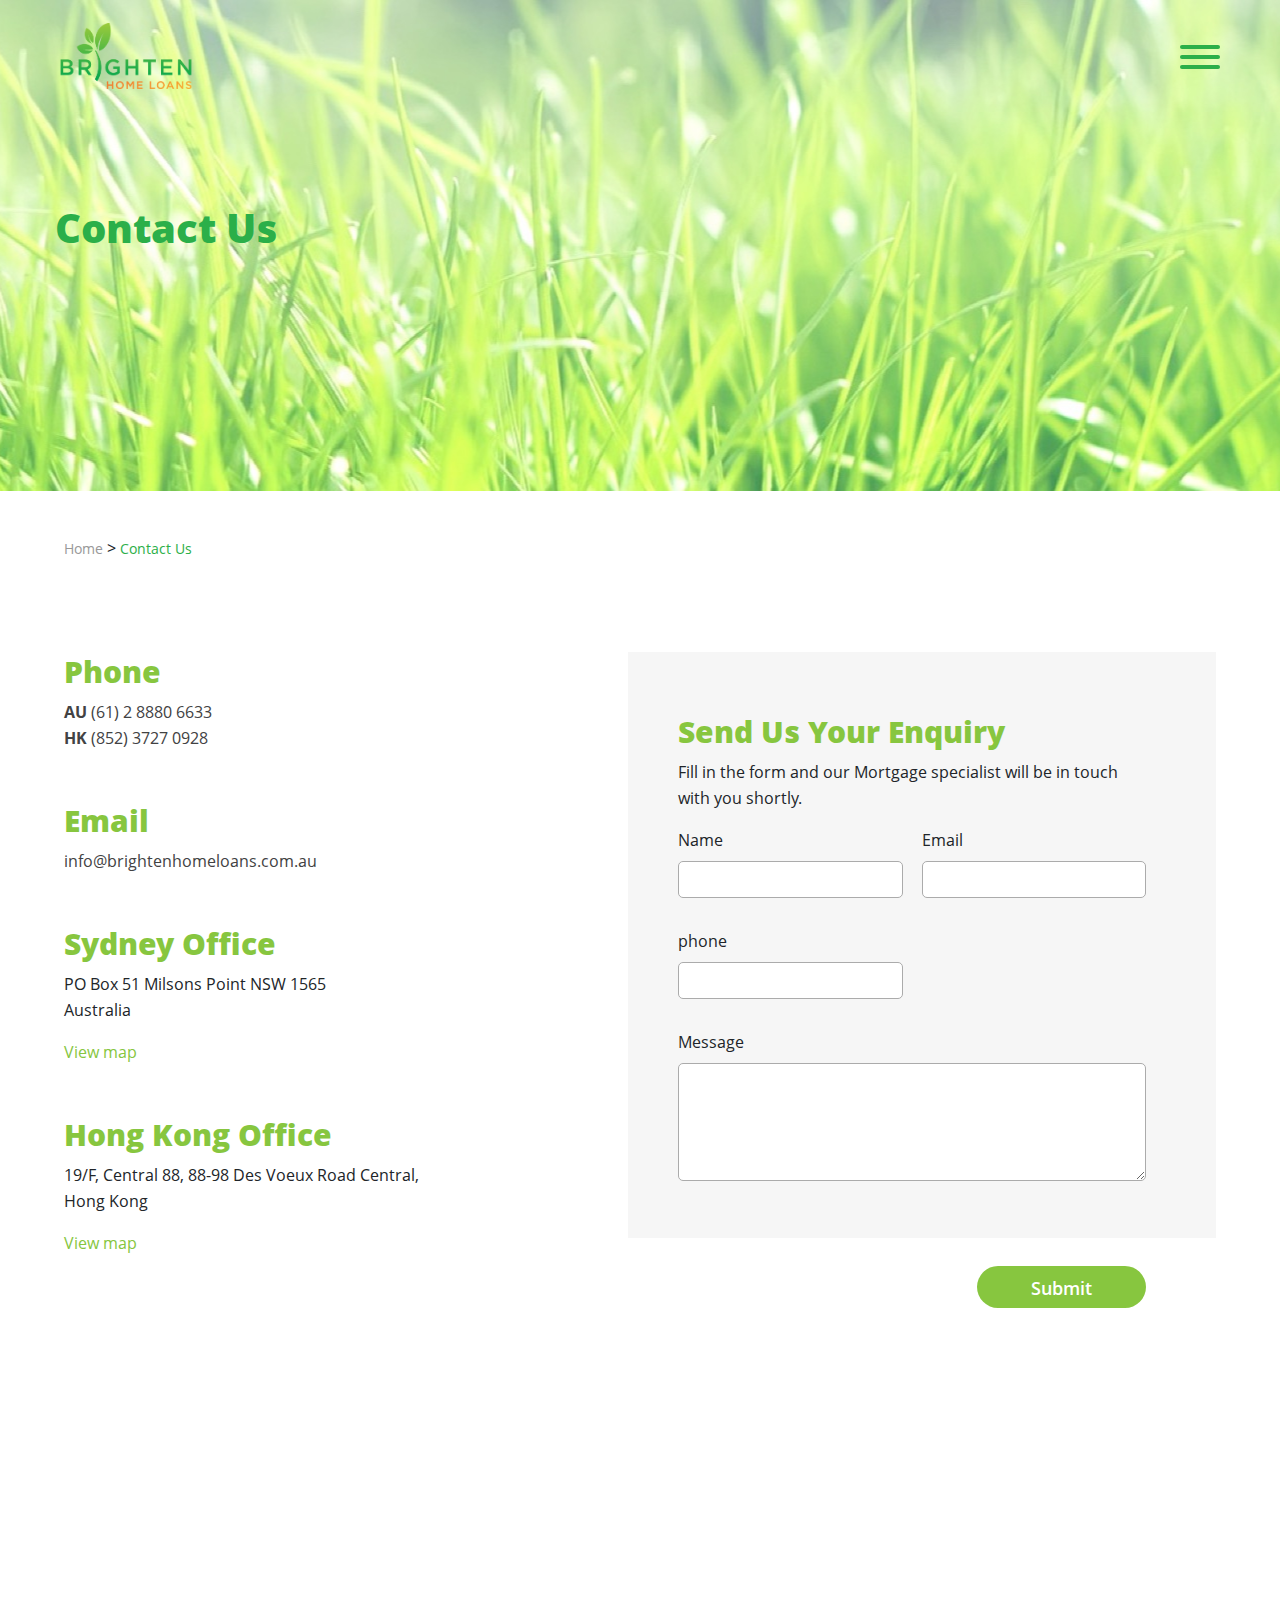
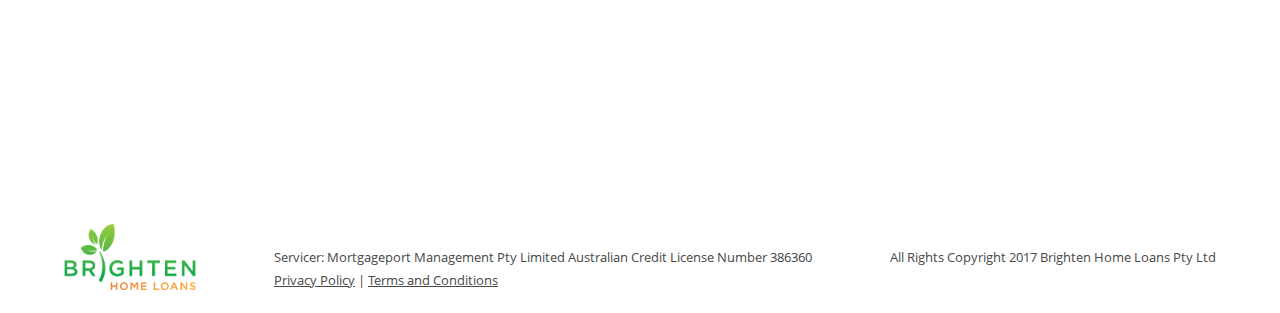
<file: page9.html>
<!DOCTYPE html>
<html lang="en">
<head>
	<meta charset="UTF-8">
	<title>Brighten Home Loan</title>
	<meta name="viewport" content="width=device-width, user-scalable=no, initial-scale=1.0, maximum-scale=1.0, minimum-scale=1.0">
	<link rel="stylesheet" href="css/bootstrap-reboot.min.css">
	<link rel="stylesheet" href="css/slick.css">
	<link rel="stylesheet" href="css/aos.css">
	<link rel="stylesheet" href="css/style.css">
	<script src="js/jquery.min.js"></script>
	<script src="js/aos.js"></script>
	<script src="js/float-menu.js"></script>
	<script src="js/slick.min.js"></script>
	<script src="js/script.js"></script>
</head>
<body>
	<header>
		<div class="nav cd-auto-hide-header">
			<div class="nav-left">
				<div class="logo">
					<h1><a href="#"><img src="images/logo.svg" alt="Brighten Home Loan"></a></h1>
				</div>
				<div class="menu">
					<ul>
						<li><a href="#">Loan Offerings</a></li>
						<li class="active"><a href="#">Calculators</a></li>
						<li><a href="#">Resources</a></li>
						<li><a href="#">About Us</a></li>
						<li><a href="#">Contact Us</a></li>
					</ul>
				</div>
			</div>
			<div class="nav-right">
				<div class="switch-language">
					<ul>
						<li class="active"><a href="#">EN</a></li>
						<li><a href="#">中文</a></li>
					</ul>
				</div>
				<div class="borrower-login">
					<a href="#" class="btn btn-green">Borrower Login</a>
				</div>
			</div>
			<div class="nav-hamburger">
				<button class="hamburger hamburger--slider" type="button">
					<span class="hamburger-box">
						<span class="hamburger-inner"></span>
					</span>
				</button>
			</div>
		</div>
		<div class="menu-hide">

			<div class="menu-shadow"></div>
			<div class="menu-content">
				<div class="menu-hide-wrap">
					<ul class="menu-content-menu">
						<li><a href="#">Loan Offerings</a></li>
						<li class="active"><a href="#">Calculators</a></li>
						<li><a href="#">Resources</a></li>
						<li><a href="#">About Us</a></li>
						<li><a href="#">Contact Us</a></li>
					</ul>
					<ul class="menu-content-language">
						<li class="active"><a href="#">EN</a></li>
						<li><a href="#">中文</a></li>
					</ul>
					<a href="#" class="btn btn-green">Borrower Login</a>
				</div>
			</div>
		</div>
	</header>
	<section class="banner" style="background: url(images/inner-banner5.jpg); background-position: center; background-size: cover;">
		<div class="text-block-wrap" data-aos="fade-up" data-aos-duration="1000">
			<div class="text-block">
				<h2>Contact Us</h2>
			</div>
		</div>
	</section>
	<section class="breadcrumb-navigation" data-aos="fade-up" data-aos-duration="1000">
		<a href="#" class="home-page">Home</a> > <a href="#" class="current-page">Contact Us</a>
	</section>
	<section class="text-form-col-2" data-aos="fade-up" data-aos-duration="1000">
		<div class="left">
			<div class="phone-block">
				<h3>Phone</h3>
				<p><a href="tel:288806633"><span>AU</span> (61) 2 8880 6633</a> <br><a href="tel:37270928"><span>HK</span> (852) 3727 0928</a></p>
			</div>
			<div class="email-block">
				<h3>Email</h3>
				<p><a href="mailto:info@brightenhomeloans.com.au">info@brightenhomeloans.com.au</a></p>
			</div>
			<div class="sydney-block">
				<h3>Sydney Office</h3>
				<p>PO Box 51 Milsons Point NSW 1565 Australia</p>
				<p><a href="https://www.google.com.au/maps/search/PO+Box+51+Milsons+Point+NSW+1565+Australia/@-33.8471067,151.2093551,17z/data=!3m1!4b1" class="link-to-map" target="_blank">View map</a></p>
			</div>
			<div class="hongkong-block">
				<h3>Hong Kong Office</h3>
				<p>19/F, Central 88, 88-98 Des Voeux Road Central, Hong Kong</p>
				<p><a href="https://www.google.com.au/maps/place/Prime+Overseas+Investment+Limited/@22.2846723,114.153203,17z/data=!3m1!4b1!4m5!3m4!1s0x3404007cb61a6dd1:0xcb722a87cd298233!8m2!3d22.2846723!4d114.1553917" class="link-to-map" target="_blank">View map</a></p>
			</div>
		</div>
		<div class="right">
			<div class="right-wrap">
				<h3>Send Us Your Enquiry</h3>
				<p>Fill in the form and our Mortgage specialist  will be in touch with you shortly.</p>
				<form action="">
					<div class="input-line">
						<div class="input-block">
							<label for="cf7-name">Name</label>
							<input type="text" id="cf7-name">
						</div>
						<div class="input-block">
							<label for="cf7-email">Email</label>
							<input type="email" id="cf7-email">
						</div>
					</div>
					<div class="input-line">
						<div class="input-block">
							<label for="cf7-tel">phone</label>
							<input type="tel" id="cf7-tel">
						</div>
					</div>
					<div class="text-line">
						<div class="input-block">
							<label for="cf7-message">Message</label>
							<textarea id="cf7-message" ></textarea>
						</div>
					</div>
					<input type="submit" value="Submit" class="btn btn-green btn-large">
				</form>
			</div>
		</div>
	</section>

	<section class="map" data-aos="fade-up" data-aos-duration="1000">
		<img src="images/map.jpg" alt="">
	</section>
	<footer>
		<div class="footer-containner">
			<div class="left">
				<p><a href="#"><img src="images/logo.svg" alt=""></a></p>
			</div>
			<div class="mid">
				<p>Servicer:  Mortgageport Management Pty Limited Australian Credit License Number 386360</p>
				<p><a href="#">Privacy Policy</a> | <a href="#">Terms and Conditions</a></p>
			</div>
			<div class="right">
				<p>All Rights  Copyright  2017 Brighten Home Loans Pty Ltd</p>
			</div>
		</div>
	</footer>
</body>
</html>
</file>
<file: css/style.css>
@charset "UTF-8";@font-face{font-family:'opensans-bold';src:url("fonts/opensans-bold/opensans-bold.eot");src:url("fonts/opensans-bold/opensans-bold.eot?#iefix") format("embedded-opentype"), url("fonts/opensans-bold/opensans-bold.woff") format("woff"), url("fonts/opensans-bold/opensans-bold.ttf") format("truetype"), url("fonts/opensans-bold/opensans-bold.svg#opensans-bold") format("svg");font-weight:normal;font-style:normal}@font-face{font-family:'opensans-bolditalic';src:url("fonts/opensans-bolditalic/opensans-bolditalic.eot");src:url("fonts/opensans-bolditalic/opensans-bolditalic.eot?#iefix") format("embedded-opentype"), url("fonts/opensans-bolditalic/opensans-bolditalic.woff") format("woff"), url("fonts/opensans-bolditalic/opensans-bolditalic.ttf") format("truetype"), url("fonts/opensans-bolditalic/opensans-bolditalic.svg#opensans-bolditalic") format("svg");font-weight:normal;font-style:normal}@font-face{font-family:'opensans-extrabold';src:url("fonts/opensans-extrabold/opensans-extrabold.eot");src:url("fonts/opensans-extrabold/opensans-extrabold.eot?#iefix") format("embedded-opentype"), url("fonts/opensans-extrabold/opensans-extrabold.woff") format("woff"), url("fonts/opensans-extrabold/opensans-extrabold.ttf") format("truetype"), url("fonts/opensans-extrabold/opensans-extrabold.svg#opensans-extrabold") format("svg");font-weight:normal;font-style:normal}@font-face{font-family:'opensans-extrabolditalic';src:url("fonts/opensans-extrabolditalic/opensans-extrabolditalic.eot");src:url("fonts/opensans-extrabolditalic/opensans-extrabolditalic.eot?#iefix") format("embedded-opentype"), url("fonts/opensans-extrabolditalic/opensans-extrabolditalic.woff") format("woff"), url("fonts/opensans-extrabolditalic/opensans-extrabolditalic.ttf") format("truetype"), url("fonts/opensans-extrabolditalic/opensans-extrabolditalic.svg#opensans-extrabolditalic") format("svg");font-weight:normal;font-style:normal}@font-face{font-family:'opensans-italic';src:url("fonts/opensans-italic/opensans-italic.eot");src:url("fonts/opensans-italic/opensans-italic.eot?#iefix") format("embedded-opentype"), url("fonts/opensans-italic/opensans-italic.woff") format("woff"), url("fonts/opensans-italic/opensans-italic.ttf") format("truetype"), url("fonts/opensans-italic/opensans-italic.svg#opensans-italic") format("svg");font-weight:normal;font-style:normal}@font-face{font-family:'opensans-light';src:url("fonts/opensans-light/opensans-light.eot");src:url("fonts/opensans-light/opensans-light.eot?#iefix") format("embedded-opentype"), url("fonts/opensans-light/opensans-light.woff") format("woff"), url("fonts/opensans-light/opensans-light.ttf") format("truetype"), url("fonts/opensans-light/opensans-light.svg#opensans-light") format("svg");font-weight:normal;font-style:normal}@font-face{font-family:'opensans-lightitalic';src:url("fonts/opensans-lightitalic/opensans-lightitalic.eot");src:url("fonts/opensans-lightitalic/opensans-lightitalic.eot?#iefix") format("embedded-opentype"), url("fonts/opensans-lightitalic/opensans-lightitalic.woff") format("woff"), url("fonts/opensans-lightitalic/opensans-lightitalic.ttf") format("truetype"), url("fonts/opensans-lightitalic/opensans-lightitalic.svg#opensans-lightitalic") format("svg");font-weight:normal;font-style:normal}@font-face{font-family:'opensans-regular';src:url("fonts/opensans-regular/opensans-regular.eot");src:url("fonts/opensans-regular/opensans-regular.eot?#iefix") format("embedded-opentype"), url("fonts/opensans-regular/opensans-regular.woff") format("woff"), url("fonts/opensans-regular/opensans-regular.ttf") format("truetype"), url("fonts/opensans-regular/opensans-regular.svg#opensans-regular") format("svg");font-weight:normal;font-style:normal}@font-face{font-family:'opensans-semibold';src:url("fonts/opensans-semibold/opensans-semibold.eot");src:url("fonts/opensans-semibold/opensans-semibold.eot?#iefix") format("embedded-opentype"), url("fonts/opensans-semibold/opensans-semibold.woff") format("woff"), url("fonts/opensans-semibold/opensans-semibold.ttf") format("truetype"), url("fonts/opensans-semibold/opensans-semibold.svg#opensans-semibold") format("svg");font-weight:normal;font-style:normal}@font-face{font-family:'opensans-semibolditalic';src:url("fonts/opensans-semibolditalic/opensans-semibolditalic.eot");src:url("fonts/opensans-semibolditalic/opensans-semibolditalic.eot?#iefix") format("embedded-opentype"), url("fonts/opensans-semibolditalic/opensans-semibolditalic.woff") format("woff"), url("fonts/opensans-semibolditalic/opensans-semibolditalic.ttf") format("truetype"), url("fonts/opensans-semibolditalic/opensans-semibolditalic.svg#opensans-semibolditalic") format("svg");font-weight:normal;font-style:normal}

/*! Hamburgers @description Tasty CSS-animated hamburgers @author Jonathan Suh @jonsuh @site https://jonsuh.com/hamburgers @link https://github.com/jonsuh/hamburgers */.hamburger{padding:0 0;display:inline-block;cursor:pointer;-webkit-transition-property:opacity, -webkit-filter;transition-property:opacity, -webkit-filter;-o-transition-property:opacity, filter;transition-property:opacity, filter;transition-property:opacity, filter, -webkit-filter;-webkit-transition-duration:0.15s;-o-transition-duration:0.15s;transition-duration:0.15s;-webkit-transition-timing-function:linear;-o-transition-timing-function:linear;transition-timing-function:linear;font:inherit;color:inherit;text-transform:none;background-color:transparent;border:0;margin:0;overflow:visible}.hamburger:hover{opacity:0.7}.hamburger-box{width:40px;height:24px;display:inline-block;position:relative}.hamburger-inner{display:block;top:50%;margin-top:-2px}.hamburger-inner,.hamburger-inner:after,.hamburger-inner:before{width:40px;height:4px;background-color:#2baf49;border-radius:4px;position:absolute;-webkit-transition-property:-webkit-transform;transition-property:-webkit-transform;-o-transition-property:transform;transition-property:transform;transition-property:transform, -webkit-transform;-webkit-transition-duration:0.15s;-o-transition-duration:0.15s;transition-duration:0.15s;-webkit-transition-timing-function:ease;-o-transition-timing-function:ease;transition-timing-function:ease}.hamburger-inner:after,.hamburger-inner:before{content:"";display:block}.hamburger-inner:before{top:-10px}.hamburger-inner:after{bottom:-10px}.hamburger--3dx .hamburger-box{-webkit-perspective:80px;perspective:80px}.hamburger--3dx .hamburger-inner{-webkit-transition:background-color 0s 0.1s cubic-bezier(0.645, 0.045, 0.355, 1), -webkit-transform 0.15s cubic-bezier(0.645, 0.045, 0.355, 1);transition:background-color 0s 0.1s cubic-bezier(0.645, 0.045, 0.355, 1), -webkit-transform 0.15s cubic-bezier(0.645, 0.045, 0.355, 1);-o-transition:transform 0.15s cubic-bezier(0.645, 0.045, 0.355, 1), background-color 0s 0.1s cubic-bezier(0.645, 0.045, 0.355, 1);transition:transform 0.15s cubic-bezier(0.645, 0.045, 0.355, 1), background-color 0s 0.1s cubic-bezier(0.645, 0.045, 0.355, 1);transition:transform 0.15s cubic-bezier(0.645, 0.045, 0.355, 1), background-color 0s 0.1s cubic-bezier(0.645, 0.045, 0.355, 1), -webkit-transform 0.15s cubic-bezier(0.645, 0.045, 0.355, 1)}.hamburger--3dx .hamburger-inner:after,.hamburger--3dx .hamburger-inner:before{-webkit-transition:-webkit-transform 0s 0.1s cubic-bezier(0.645, 0.045, 0.355, 1);transition:-webkit-transform 0s 0.1s cubic-bezier(0.645, 0.045, 0.355, 1);-o-transition:transform 0s 0.1s cubic-bezier(0.645, 0.045, 0.355, 1);transition:transform 0s 0.1s cubic-bezier(0.645, 0.045, 0.355, 1);transition:transform 0s 0.1s cubic-bezier(0.645, 0.045, 0.355, 1), -webkit-transform 0s 0.1s cubic-bezier(0.645, 0.045, 0.355, 1)}.hamburger--3dx.is-active .hamburger-inner{background-color:transparent;-webkit-transform:rotateY(180deg);transform:rotateY(180deg)}.hamburger--3dx.is-active .hamburger-inner:before{-webkit-transform:translate3d(0, 10px, 0) rotate(45deg);transform:translate3d(0, 10px, 0) rotate(45deg)}.hamburger--3dx.is-active .hamburger-inner:after{-webkit-transform:translate3d(0, -10px, 0) rotate(-45deg);transform:translate3d(0, -10px, 0) rotate(-45deg)}.hamburger--3dx-r .hamburger-box{-webkit-perspective:80px;perspective:80px}.hamburger--3dx-r .hamburger-inner{-webkit-transition:background-color 0s 0.1s cubic-bezier(0.645, 0.045, 0.355, 1), -webkit-transform 0.15s cubic-bezier(0.645, 0.045, 0.355, 1);transition:background-color 0s 0.1s cubic-bezier(0.645, 0.045, 0.355, 1), -webkit-transform 0.15s cubic-bezier(0.645, 0.045, 0.355, 1);-o-transition:transform 0.15s cubic-bezier(0.645, 0.045, 0.355, 1), background-color 0s 0.1s cubic-bezier(0.645, 0.045, 0.355, 1);transition:transform 0.15s cubic-bezier(0.645, 0.045, 0.355, 1), background-color 0s 0.1s cubic-bezier(0.645, 0.045, 0.355, 1);transition:transform 0.15s cubic-bezier(0.645, 0.045, 0.355, 1), background-color 0s 0.1s cubic-bezier(0.645, 0.045, 0.355, 1), -webkit-transform 0.15s cubic-bezier(0.645, 0.045, 0.355, 1)}.hamburger--3dx-r .hamburger-inner:after,.hamburger--3dx-r .hamburger-inner:before{-webkit-transition:-webkit-transform 0s 0.1s cubic-bezier(0.645, 0.045, 0.355, 1);transition:-webkit-transform 0s 0.1s cubic-bezier(0.645, 0.045, 0.355, 1);-o-transition:transform 0s 0.1s cubic-bezier(0.645, 0.045, 0.355, 1);transition:transform 0s 0.1s cubic-bezier(0.645, 0.045, 0.355, 1);transition:transform 0s 0.1s cubic-bezier(0.645, 0.045, 0.355, 1), -webkit-transform 0s 0.1s cubic-bezier(0.645, 0.045, 0.355, 1)}.hamburger--3dx-r.is-active .hamburger-inner{background-color:transparent;-webkit-transform:rotateY(-180deg);transform:rotateY(-180deg)}.hamburger--3dx-r.is-active .hamburger-inner:before{-webkit-transform:translate3d(0, 10px, 0) rotate(45deg);transform:translate3d(0, 10px, 0) rotate(45deg)}.hamburger--3dx-r.is-active .hamburger-inner:after{-webkit-transform:translate3d(0, -10px, 0) rotate(-45deg);transform:translate3d(0, -10px, 0) rotate(-45deg)}.hamburger--3dy .hamburger-box{-webkit-perspective:80px;perspective:80px}.hamburger--3dy .hamburger-inner{-webkit-transition:background-color 0s 0.1s cubic-bezier(0.645, 0.045, 0.355, 1), -webkit-transform 0.15s cubic-bezier(0.645, 0.045, 0.355, 1);transition:background-color 0s 0.1s cubic-bezier(0.645, 0.045, 0.355, 1), -webkit-transform 0.15s cubic-bezier(0.645, 0.045, 0.355, 1);-o-transition:transform 0.15s cubic-bezier(0.645, 0.045, 0.355, 1), background-color 0s 0.1s cubic-bezier(0.645, 0.045, 0.355, 1);transition:transform 0.15s cubic-bezier(0.645, 0.045, 0.355, 1), background-color 0s 0.1s cubic-bezier(0.645, 0.045, 0.355, 1);transition:transform 0.15s cubic-bezier(0.645, 0.045, 0.355, 1), background-color 0s 0.1s cubic-bezier(0.645, 0.045, 0.355, 1), -webkit-transform 0.15s cubic-bezier(0.645, 0.045, 0.355, 1)}.hamburger--3dy .hamburger-inner:after,.hamburger--3dy .hamburger-inner:before{-webkit-transition:-webkit-transform 0s 0.1s cubic-bezier(0.645, 0.045, 0.355, 1);transition:-webkit-transform 0s 0.1s cubic-bezier(0.645, 0.045, 0.355, 1);-o-transition:transform 0s 0.1s cubic-bezier(0.645, 0.045, 0.355, 1);transition:transform 0s 0.1s cubic-bezier(0.645, 0.045, 0.355, 1);transition:transform 0s 0.1s cubic-bezier(0.645, 0.045, 0.355, 1), -webkit-transform 0s 0.1s cubic-bezier(0.645, 0.045, 0.355, 1)}.hamburger--3dy.is-active .hamburger-inner{background-color:transparent;-webkit-transform:rotateX(-180deg);transform:rotateX(-180deg)}.hamburger--3dy.is-active .hamburger-inner:before{-webkit-transform:translate3d(0, 10px, 0) rotate(45deg);transform:translate3d(0, 10px, 0) rotate(45deg)}.hamburger--3dy.is-active .hamburger-inner:after{-webkit-transform:translate3d(0, -10px, 0) rotate(-45deg);transform:translate3d(0, -10px, 0) rotate(-45deg)}.hamburger--3dy-r .hamburger-box{-webkit-perspective:80px;perspective:80px}.hamburger--3dy-r .hamburger-inner{-webkit-transition:background-color 0s 0.1s cubic-bezier(0.645, 0.045, 0.355, 1), -webkit-transform 0.15s cubic-bezier(0.645, 0.045, 0.355, 1);transition:background-color 0s 0.1s cubic-bezier(0.645, 0.045, 0.355, 1), -webkit-transform 0.15s cubic-bezier(0.645, 0.045, 0.355, 1);-o-transition:transform 0.15s cubic-bezier(0.645, 0.045, 0.355, 1), background-color 0s 0.1s cubic-bezier(0.645, 0.045, 0.355, 1);transition:transform 0.15s cubic-bezier(0.645, 0.045, 0.355, 1), background-color 0s 0.1s cubic-bezier(0.645, 0.045, 0.355, 1);transition:transform 0.15s cubic-bezier(0.645, 0.045, 0.355, 1), background-color 0s 0.1s cubic-bezier(0.645, 0.045, 0.355, 1), -webkit-transform 0.15s cubic-bezier(0.645, 0.045, 0.355, 1)}.hamburger--3dy-r .hamburger-inner:after,.hamburger--3dy-r .hamburger-inner:before{-webkit-transition:-webkit-transform 0s 0.1s cubic-bezier(0.645, 0.045, 0.355, 1);transition:-webkit-transform 0s 0.1s cubic-bezier(0.645, 0.045, 0.355, 1);-o-transition:transform 0s 0.1s cubic-bezier(0.645, 0.045, 0.355, 1);transition:transform 0s 0.1s cubic-bezier(0.645, 0.045, 0.355, 1);transition:transform 0s 0.1s cubic-bezier(0.645, 0.045, 0.355, 1), -webkit-transform 0s 0.1s cubic-bezier(0.645, 0.045, 0.355, 1)}.hamburger--3dy-r.is-active .hamburger-inner{background-color:transparent;-webkit-transform:rotateX(180deg);transform:rotateX(180deg)}.hamburger--3dy-r.is-active .hamburger-inner:before{-webkit-transform:translate3d(0, 10px, 0) rotate(45deg);transform:translate3d(0, 10px, 0) rotate(45deg)}.hamburger--3dy-r.is-active .hamburger-inner:after{-webkit-transform:translate3d(0, -10px, 0) rotate(-45deg);transform:translate3d(0, -10px, 0) rotate(-45deg)}.hamburger--3dxy .hamburger-box{-webkit-perspective:80px;perspective:80px}.hamburger--3dxy .hamburger-inner{-webkit-transition:background-color 0s 0.1s cubic-bezier(0.645, 0.045, 0.355, 1), -webkit-transform 0.15s cubic-bezier(0.645, 0.045, 0.355, 1);transition:background-color 0s 0.1s cubic-bezier(0.645, 0.045, 0.355, 1), -webkit-transform 0.15s cubic-bezier(0.645, 0.045, 0.355, 1);-o-transition:transform 0.15s cubic-bezier(0.645, 0.045, 0.355, 1), background-color 0s 0.1s cubic-bezier(0.645, 0.045, 0.355, 1);transition:transform 0.15s cubic-bezier(0.645, 0.045, 0.355, 1), background-color 0s 0.1s cubic-bezier(0.645, 0.045, 0.355, 1);transition:transform 0.15s cubic-bezier(0.645, 0.045, 0.355, 1), background-color 0s 0.1s cubic-bezier(0.645, 0.045, 0.355, 1), -webkit-transform 0.15s cubic-bezier(0.645, 0.045, 0.355, 1)}.hamburger--3dxy .hamburger-inner:after,.hamburger--3dxy .hamburger-inner:before{-webkit-transition:-webkit-transform 0s 0.1s cubic-bezier(0.645, 0.045, 0.355, 1);transition:-webkit-transform 0s 0.1s cubic-bezier(0.645, 0.045, 0.355, 1);-o-transition:transform 0s 0.1s cubic-bezier(0.645, 0.045, 0.355, 1);transition:transform 0s 0.1s cubic-bezier(0.645, 0.045, 0.355, 1);transition:transform 0s 0.1s cubic-bezier(0.645, 0.045, 0.355, 1), -webkit-transform 0s 0.1s cubic-bezier(0.645, 0.045, 0.355, 1)}.hamburger--3dxy.is-active .hamburger-inner{background-color:transparent;-webkit-transform:rotateX(180deg) rotateY(180deg);transform:rotateX(180deg) rotateY(180deg)}.hamburger--3dxy.is-active .hamburger-inner:before{-webkit-transform:translate3d(0, 10px, 0) rotate(45deg);transform:translate3d(0, 10px, 0) rotate(45deg)}.hamburger--3dxy.is-active .hamburger-inner:after{-webkit-transform:translate3d(0, -10px, 0) rotate(-45deg);transform:translate3d(0, -10px, 0) rotate(-45deg)}.hamburger--3dxy-r .hamburger-box{-webkit-perspective:80px;perspective:80px}.hamburger--3dxy-r .hamburger-inner{-webkit-transition:background-color 0s 0.1s cubic-bezier(0.645, 0.045, 0.355, 1), -webkit-transform 0.15s cubic-bezier(0.645, 0.045, 0.355, 1);transition:background-color 0s 0.1s cubic-bezier(0.645, 0.045, 0.355, 1), -webkit-transform 0.15s cubic-bezier(0.645, 0.045, 0.355, 1);-o-transition:transform 0.15s cubic-bezier(0.645, 0.045, 0.355, 1), background-color 0s 0.1s cubic-bezier(0.645, 0.045, 0.355, 1);transition:transform 0.15s cubic-bezier(0.645, 0.045, 0.355, 1), background-color 0s 0.1s cubic-bezier(0.645, 0.045, 0.355, 1);transition:transform 0.15s cubic-bezier(0.645, 0.045, 0.355, 1), background-color 0s 0.1s cubic-bezier(0.645, 0.045, 0.355, 1), -webkit-transform 0.15s cubic-bezier(0.645, 0.045, 0.355, 1)}.hamburger--3dxy-r .hamburger-inner:after,.hamburger--3dxy-r .hamburger-inner:before{-webkit-transition:-webkit-transform 0s 0.1s cubic-bezier(0.645, 0.045, 0.355, 1);transition:-webkit-transform 0s 0.1s cubic-bezier(0.645, 0.045, 0.355, 1);-o-transition:transform 0s 0.1s cubic-bezier(0.645, 0.045, 0.355, 1);transition:transform 0s 0.1s cubic-bezier(0.645, 0.045, 0.355, 1);transition:transform 0s 0.1s cubic-bezier(0.645, 0.045, 0.355, 1), -webkit-transform 0s 0.1s cubic-bezier(0.645, 0.045, 0.355, 1)}.hamburger--3dxy-r.is-active .hamburger-inner{background-color:transparent;-webkit-transform:rotateX(180deg) rotateY(180deg) rotateZ(-180deg);transform:rotateX(180deg) rotateY(180deg) rotateZ(-180deg)}.hamburger--3dxy-r.is-active .hamburger-inner:before{-webkit-transform:translate3d(0, 10px, 0) rotate(45deg);transform:translate3d(0, 10px, 0) rotate(45deg)}.hamburger--3dxy-r.is-active .hamburger-inner:after{-webkit-transform:translate3d(0, -10px, 0) rotate(-45deg);transform:translate3d(0, -10px, 0) rotate(-45deg)}.hamburger--arrow.is-active .hamburger-inner:before{-webkit-transform:translate3d(-8px, 0, 0) rotate(-45deg) scale(0.7, 1);transform:translate3d(-8px, 0, 0) rotate(-45deg) scale(0.7, 1)}.hamburger--arrow.is-active .hamburger-inner:after{-webkit-transform:translate3d(-8px, 0, 0) rotate(45deg) scale(0.7, 1);transform:translate3d(-8px, 0, 0) rotate(45deg) scale(0.7, 1)}.hamburger--arrow-r.is-active .hamburger-inner:before{-webkit-transform:translate3d(8px, 0, 0) rotate(45deg) scale(0.7, 1);transform:translate3d(8px, 0, 0) rotate(45deg) scale(0.7, 1)}.hamburger--arrow-r.is-active .hamburger-inner:after{-webkit-transform:translate3d(8px, 0, 0) rotate(-45deg) scale(0.7, 1);transform:translate3d(8px, 0, 0) rotate(-45deg) scale(0.7, 1)}.hamburger--arrowalt .hamburger-inner:before{-webkit-transition:top 0.1s 0.1s ease, -webkit-transform 0.1s cubic-bezier(0.165, 0.84, 0.44, 1);transition:top 0.1s 0.1s ease, -webkit-transform 0.1s cubic-bezier(0.165, 0.84, 0.44, 1);-o-transition:top 0.1s 0.1s ease, transform 0.1s cubic-bezier(0.165, 0.84, 0.44, 1);transition:top 0.1s 0.1s ease, transform 0.1s cubic-bezier(0.165, 0.84, 0.44, 1);transition:top 0.1s 0.1s ease, transform 0.1s cubic-bezier(0.165, 0.84, 0.44, 1), -webkit-transform 0.1s cubic-bezier(0.165, 0.84, 0.44, 1)}.hamburger--arrowalt .hamburger-inner:after{-webkit-transition:bottom 0.1s 0.1s ease, -webkit-transform 0.1s cubic-bezier(0.165, 0.84, 0.44, 1);transition:bottom 0.1s 0.1s ease, -webkit-transform 0.1s cubic-bezier(0.165, 0.84, 0.44, 1);-o-transition:bottom 0.1s 0.1s ease, transform 0.1s cubic-bezier(0.165, 0.84, 0.44, 1);transition:bottom 0.1s 0.1s ease, transform 0.1s cubic-bezier(0.165, 0.84, 0.44, 1);transition:bottom 0.1s 0.1s ease, transform 0.1s cubic-bezier(0.165, 0.84, 0.44, 1), -webkit-transform 0.1s cubic-bezier(0.165, 0.84, 0.44, 1)}.hamburger--arrowalt.is-active .hamburger-inner:before{top:0;-webkit-transform:translate3d(-8px, -10px, 0) rotate(-45deg) scale(0.7, 1);transform:translate3d(-8px, -10px, 0) rotate(-45deg) scale(0.7, 1);-webkit-transition:top 0.1s ease, -webkit-transform 0.1s 0.1s cubic-bezier(0.895, 0.03, 0.685, 0.22);transition:top 0.1s ease, -webkit-transform 0.1s 0.1s cubic-bezier(0.895, 0.03, 0.685, 0.22);-o-transition:top 0.1s ease, transform 0.1s 0.1s cubic-bezier(0.895, 0.03, 0.685, 0.22);transition:top 0.1s ease, transform 0.1s 0.1s cubic-bezier(0.895, 0.03, 0.685, 0.22);transition:top 0.1s ease, transform 0.1s 0.1s cubic-bezier(0.895, 0.03, 0.685, 0.22), -webkit-transform 0.1s 0.1s cubic-bezier(0.895, 0.03, 0.685, 0.22)}.hamburger--arrowalt.is-active .hamburger-inner:after{bottom:0;-webkit-transform:translate3d(-8px, 10px, 0) rotate(45deg) scale(0.7, 1);transform:translate3d(-8px, 10px, 0) rotate(45deg) scale(0.7, 1);-webkit-transition:bottom 0.1s ease, -webkit-transform 0.1s 0.1s cubic-bezier(0.895, 0.03, 0.685, 0.22);transition:bottom 0.1s ease, -webkit-transform 0.1s 0.1s cubic-bezier(0.895, 0.03, 0.685, 0.22);-o-transition:bottom 0.1s ease, transform 0.1s 0.1s cubic-bezier(0.895, 0.03, 0.685, 0.22);transition:bottom 0.1s ease, transform 0.1s 0.1s cubic-bezier(0.895, 0.03, 0.685, 0.22);transition:bottom 0.1s ease, transform 0.1s 0.1s cubic-bezier(0.895, 0.03, 0.685, 0.22), -webkit-transform 0.1s 0.1s cubic-bezier(0.895, 0.03, 0.685, 0.22)}.hamburger--arrowalt-r .hamburger-inner:before{-webkit-transition:top 0.1s 0.1s ease, -webkit-transform 0.1s cubic-bezier(0.165, 0.84, 0.44, 1);transition:top 0.1s 0.1s ease, -webkit-transform 0.1s cubic-bezier(0.165, 0.84, 0.44, 1);-o-transition:top 0.1s 0.1s ease, transform 0.1s cubic-bezier(0.165, 0.84, 0.44, 1);transition:top 0.1s 0.1s ease, transform 0.1s cubic-bezier(0.165, 0.84, 0.44, 1);transition:top 0.1s 0.1s ease, transform 0.1s cubic-bezier(0.165, 0.84, 0.44, 1), -webkit-transform 0.1s cubic-bezier(0.165, 0.84, 0.44, 1)}.hamburger--arrowalt-r .hamburger-inner:after{-webkit-transition:bottom 0.1s 0.1s ease, -webkit-transform 0.1s cubic-bezier(0.165, 0.84, 0.44, 1);transition:bottom 0.1s 0.1s ease, -webkit-transform 0.1s cubic-bezier(0.165, 0.84, 0.44, 1);-o-transition:bottom 0.1s 0.1s ease, transform 0.1s cubic-bezier(0.165, 0.84, 0.44, 1);transition:bottom 0.1s 0.1s ease, transform 0.1s cubic-bezier(0.165, 0.84, 0.44, 1);transition:bottom 0.1s 0.1s ease, transform 0.1s cubic-bezier(0.165, 0.84, 0.44, 1), -webkit-transform 0.1s cubic-bezier(0.165, 0.84, 0.44, 1)}.hamburger--arrowalt-r.is-active .hamburger-inner:before{top:0;-webkit-transform:translate3d(8px, -10px, 0) rotate(45deg) scale(0.7, 1);transform:translate3d(8px, -10px, 0) rotate(45deg) scale(0.7, 1);-webkit-transition:top 0.1s ease, -webkit-transform 0.1s 0.1s cubic-bezier(0.895, 0.03, 0.685, 0.22);transition:top 0.1s ease, -webkit-transform 0.1s 0.1s cubic-bezier(0.895, 0.03, 0.685, 0.22);-o-transition:top 0.1s ease, transform 0.1s 0.1s cubic-bezier(0.895, 0.03, 0.685, 0.22);transition:top 0.1s ease, transform 0.1s 0.1s cubic-bezier(0.895, 0.03, 0.685, 0.22);transition:top 0.1s ease, transform 0.1s 0.1s cubic-bezier(0.895, 0.03, 0.685, 0.22), -webkit-transform 0.1s 0.1s cubic-bezier(0.895, 0.03, 0.685, 0.22)}.hamburger--arrowalt-r.is-active .hamburger-inner:after{bottom:0;-webkit-transform:translate3d(8px, 10px, 0) rotate(-45deg) scale(0.7, 1);transform:translate3d(8px, 10px, 0) rotate(-45deg) scale(0.7, 1);-webkit-transition:bottom 0.1s ease, -webkit-transform 0.1s 0.1s cubic-bezier(0.895, 0.03, 0.685, 0.22);transition:bottom 0.1s ease, -webkit-transform 0.1s 0.1s cubic-bezier(0.895, 0.03, 0.685, 0.22);-o-transition:bottom 0.1s ease, transform 0.1s 0.1s cubic-bezier(0.895, 0.03, 0.685, 0.22);transition:bottom 0.1s ease, transform 0.1s 0.1s cubic-bezier(0.895, 0.03, 0.685, 0.22);transition:bottom 0.1s ease, transform 0.1s 0.1s cubic-bezier(0.895, 0.03, 0.685, 0.22), -webkit-transform 0.1s 0.1s cubic-bezier(0.895, 0.03, 0.685, 0.22)}.hamburger--arrowturn.is-active .hamburger-inner{-webkit-transform:rotate(-180deg);-ms-transform:rotate(-180deg);transform:rotate(-180deg)}.hamburger--arrowturn.is-active .hamburger-inner:before{-webkit-transform:translate3d(8px, 0, 0) rotate(45deg) scale(0.7, 1);transform:translate3d(8px, 0, 0) rotate(45deg) scale(0.7, 1)}.hamburger--arrowturn.is-active .hamburger-inner:after{-webkit-transform:translate3d(8px, 0, 0) rotate(-45deg) scale(0.7, 1);transform:translate3d(8px, 0, 0) rotate(-45deg) scale(0.7, 1)}.hamburger--arrowturn-r.is-active .hamburger-inner{-webkit-transform:rotate(-180deg);-ms-transform:rotate(-180deg);transform:rotate(-180deg)}.hamburger--arrowturn-r.is-active .hamburger-inner:before{-webkit-transform:translate3d(-8px, 0, 0) rotate(-45deg) scale(0.7, 1);transform:translate3d(-8px, 0, 0) rotate(-45deg) scale(0.7, 1)}.hamburger--arrowturn-r.is-active .hamburger-inner:after{-webkit-transform:translate3d(-8px, 0, 0) rotate(45deg) scale(0.7, 1);transform:translate3d(-8px, 0, 0) rotate(45deg) scale(0.7, 1)}.hamburger--boring .hamburger-inner,.hamburger--boring .hamburger-inner:after,.hamburger--boring .hamburger-inner:before{-webkit-transition-property:none;-o-transition-property:none;transition-property:none}.hamburger--boring.is-active .hamburger-inner{-webkit-transform:rotate(45deg);-ms-transform:rotate(45deg);transform:rotate(45deg)}.hamburger--boring.is-active .hamburger-inner:before{top:0;opacity:0}.hamburger--boring.is-active .hamburger-inner:after{bottom:0;-webkit-transform:rotate(-90deg);-ms-transform:rotate(-90deg);transform:rotate(-90deg)}.hamburger--collapse .hamburger-inner{top:auto;bottom:0;-webkit-transition-duration:0.13s;-o-transition-duration:0.13s;transition-duration:0.13s;-webkit-transition-delay:0.13s;-o-transition-delay:0.13s;transition-delay:0.13s;-webkit-transition-timing-function:cubic-bezier(0.55, 0.055, 0.675, 0.19);-o-transition-timing-function:cubic-bezier(0.55, 0.055, 0.675, 0.19);transition-timing-function:cubic-bezier(0.55, 0.055, 0.675, 0.19)}.hamburger--collapse .hamburger-inner:after{top:-20px;-webkit-transition:top 0.2s 0.2s cubic-bezier(0.33333, 0.66667, 0.66667, 1), opacity 0.1s linear;-o-transition:top 0.2s 0.2s cubic-bezier(0.33333, 0.66667, 0.66667, 1), opacity 0.1s linear;transition:top 0.2s 0.2s cubic-bezier(0.33333, 0.66667, 0.66667, 1), opacity 0.1s linear}.hamburger--collapse .hamburger-inner:before{-webkit-transition:top 0.12s 0.2s cubic-bezier(0.33333, 0.66667, 0.66667, 1), -webkit-transform 0.13s cubic-bezier(0.55, 0.055, 0.675, 0.19);transition:top 0.12s 0.2s cubic-bezier(0.33333, 0.66667, 0.66667, 1), -webkit-transform 0.13s cubic-bezier(0.55, 0.055, 0.675, 0.19);-o-transition:top 0.12s 0.2s cubic-bezier(0.33333, 0.66667, 0.66667, 1), transform 0.13s cubic-bezier(0.55, 0.055, 0.675, 0.19);transition:top 0.12s 0.2s cubic-bezier(0.33333, 0.66667, 0.66667, 1), transform 0.13s cubic-bezier(0.55, 0.055, 0.675, 0.19);transition:top 0.12s 0.2s cubic-bezier(0.33333, 0.66667, 0.66667, 1), transform 0.13s cubic-bezier(0.55, 0.055, 0.675, 0.19), -webkit-transform 0.13s cubic-bezier(0.55, 0.055, 0.675, 0.19)}.hamburger--collapse.is-active .hamburger-inner{-webkit-transform:translate3d(0, -10px, 0) rotate(-45deg);transform:translate3d(0, -10px, 0) rotate(-45deg);-webkit-transition-delay:0.22s;-o-transition-delay:0.22s;transition-delay:0.22s;-webkit-transition-timing-function:cubic-bezier(0.215, 0.61, 0.355, 1);-o-transition-timing-function:cubic-bezier(0.215, 0.61, 0.355, 1);transition-timing-function:cubic-bezier(0.215, 0.61, 0.355, 1)}.hamburger--collapse.is-active .hamburger-inner:after{top:0;opacity:0;-webkit-transition:top 0.2s cubic-bezier(0.33333, 0, 0.66667, 0.33333), opacity 0.1s 0.22s linear;-o-transition:top 0.2s cubic-bezier(0.33333, 0, 0.66667, 0.33333), opacity 0.1s 0.22s linear;transition:top 0.2s cubic-bezier(0.33333, 0, 0.66667, 0.33333), opacity 0.1s 0.22s linear}.hamburger--collapse.is-active .hamburger-inner:before{top:0;-webkit-transform:rotate(-90deg);-ms-transform:rotate(-90deg);transform:rotate(-90deg);-webkit-transition:top 0.1s 0.16s cubic-bezier(0.33333, 0, 0.66667, 0.33333), -webkit-transform 0.13s 0.25s cubic-bezier(0.215, 0.61, 0.355, 1);transition:top 0.1s 0.16s cubic-bezier(0.33333, 0, 0.66667, 0.33333), -webkit-transform 0.13s 0.25s cubic-bezier(0.215, 0.61, 0.355, 1);-o-transition:top 0.1s 0.16s cubic-bezier(0.33333, 0, 0.66667, 0.33333), transform 0.13s 0.25s cubic-bezier(0.215, 0.61, 0.355, 1);transition:top 0.1s 0.16s cubic-bezier(0.33333, 0, 0.66667, 0.33333), transform 0.13s 0.25s cubic-bezier(0.215, 0.61, 0.355, 1);transition:top 0.1s 0.16s cubic-bezier(0.33333, 0, 0.66667, 0.33333), transform 0.13s 0.25s cubic-bezier(0.215, 0.61, 0.355, 1), -webkit-transform 0.13s 0.25s cubic-bezier(0.215, 0.61, 0.355, 1)}.hamburger--collapse-r .hamburger-inner{top:auto;bottom:0;-webkit-transition-duration:0.13s;-o-transition-duration:0.13s;transition-duration:0.13s;-webkit-transition-delay:0.13s;-o-transition-delay:0.13s;transition-delay:0.13s;-webkit-transition-timing-function:cubic-bezier(0.55, 0.055, 0.675, 0.19);-o-transition-timing-function:cubic-bezier(0.55, 0.055, 0.675, 0.19);transition-timing-function:cubic-bezier(0.55, 0.055, 0.675, 0.19)}.hamburger--collapse-r .hamburger-inner:after{top:-20px;-webkit-transition:top 0.2s 0.2s cubic-bezier(0.33333, 0.66667, 0.66667, 1), opacity 0.1s linear;-o-transition:top 0.2s 0.2s cubic-bezier(0.33333, 0.66667, 0.66667, 1), opacity 0.1s linear;transition:top 0.2s 0.2s cubic-bezier(0.33333, 0.66667, 0.66667, 1), opacity 0.1s linear}.hamburger--collapse-r .hamburger-inner:before{-webkit-transition:top 0.12s 0.2s cubic-bezier(0.33333, 0.66667, 0.66667, 1), -webkit-transform 0.13s cubic-bezier(0.55, 0.055, 0.675, 0.19);transition:top 0.12s 0.2s cubic-bezier(0.33333, 0.66667, 0.66667, 1), -webkit-transform 0.13s cubic-bezier(0.55, 0.055, 0.675, 0.19);-o-transition:top 0.12s 0.2s cubic-bezier(0.33333, 0.66667, 0.66667, 1), transform 0.13s cubic-bezier(0.55, 0.055, 0.675, 0.19);transition:top 0.12s 0.2s cubic-bezier(0.33333, 0.66667, 0.66667, 1), transform 0.13s cubic-bezier(0.55, 0.055, 0.675, 0.19);transition:top 0.12s 0.2s cubic-bezier(0.33333, 0.66667, 0.66667, 1), transform 0.13s cubic-bezier(0.55, 0.055, 0.675, 0.19), -webkit-transform 0.13s cubic-bezier(0.55, 0.055, 0.675, 0.19)}.hamburger--collapse-r.is-active .hamburger-inner{-webkit-transform:translate3d(0, -10px, 0) rotate(45deg);transform:translate3d(0, -10px, 0) rotate(45deg);-webkit-transition-delay:0.22s;-o-transition-delay:0.22s;transition-delay:0.22s;-webkit-transition-timing-function:cubic-bezier(0.215, 0.61, 0.355, 1);-o-transition-timing-function:cubic-bezier(0.215, 0.61, 0.355, 1);transition-timing-function:cubic-bezier(0.215, 0.61, 0.355, 1)}.hamburger--collapse-r.is-active .hamburger-inner:after{top:0;opacity:0;-webkit-transition:top 0.2s cubic-bezier(0.33333, 0, 0.66667, 0.33333), opacity 0.1s 0.22s linear;-o-transition:top 0.2s cubic-bezier(0.33333, 0, 0.66667, 0.33333), opacity 0.1s 0.22s linear;transition:top 0.2s cubic-bezier(0.33333, 0, 0.66667, 0.33333), opacity 0.1s 0.22s linear}.hamburger--collapse-r.is-active .hamburger-inner:before{top:0;-webkit-transform:rotate(90deg);-ms-transform:rotate(90deg);transform:rotate(90deg);-webkit-transition:top 0.1s 0.16s cubic-bezier(0.33333, 0, 0.66667, 0.33333), -webkit-transform 0.13s 0.25s cubic-bezier(0.215, 0.61, 0.355, 1);transition:top 0.1s 0.16s cubic-bezier(0.33333, 0, 0.66667, 0.33333), -webkit-transform 0.13s 0.25s cubic-bezier(0.215, 0.61, 0.355, 1);-o-transition:top 0.1s 0.16s cubic-bezier(0.33333, 0, 0.66667, 0.33333), transform 0.13s 0.25s cubic-bezier(0.215, 0.61, 0.355, 1);transition:top 0.1s 0.16s cubic-bezier(0.33333, 0, 0.66667, 0.33333), transform 0.13s 0.25s cubic-bezier(0.215, 0.61, 0.355, 1);transition:top 0.1s 0.16s cubic-bezier(0.33333, 0, 0.66667, 0.33333), transform 0.13s 0.25s cubic-bezier(0.215, 0.61, 0.355, 1), -webkit-transform 0.13s 0.25s cubic-bezier(0.215, 0.61, 0.355, 1)}.hamburger--elastic .hamburger-inner{top:2px;-webkit-transition-duration:0.275s;-o-transition-duration:0.275s;transition-duration:0.275s;-webkit-transition-timing-function:cubic-bezier(0.68, -0.55, 0.265, 1.55);-o-transition-timing-function:cubic-bezier(0.68, -0.55, 0.265, 1.55);transition-timing-function:cubic-bezier(0.68, -0.55, 0.265, 1.55)}.hamburger--elastic .hamburger-inner:before{top:10px;-webkit-transition:opacity 0.125s 0.275s ease;-o-transition:opacity 0.125s 0.275s ease;transition:opacity 0.125s 0.275s ease}.hamburger--elastic .hamburger-inner:after{top:20px;-webkit-transition:-webkit-transform 0.275s cubic-bezier(0.68, -0.55, 0.265, 1.55);transition:-webkit-transform 0.275s cubic-bezier(0.68, -0.55, 0.265, 1.55);-o-transition:transform 0.275s cubic-bezier(0.68, -0.55, 0.265, 1.55);transition:transform 0.275s cubic-bezier(0.68, -0.55, 0.265, 1.55);transition:transform 0.275s cubic-bezier(0.68, -0.55, 0.265, 1.55), -webkit-transform 0.275s cubic-bezier(0.68, -0.55, 0.265, 1.55)}.hamburger--elastic.is-active .hamburger-inner{-webkit-transform:translate3d(0, 10px, 0) rotate(135deg);transform:translate3d(0, 10px, 0) rotate(135deg);-webkit-transition-delay:0.075s;-o-transition-delay:0.075s;transition-delay:0.075s}.hamburger--elastic.is-active .hamburger-inner:before{-webkit-transition-delay:0s;-o-transition-delay:0s;transition-delay:0s;opacity:0}.hamburger--elastic.is-active .hamburger-inner:after{-webkit-transform:translate3d(0, -20px, 0) rotate(-270deg);transform:translate3d(0, -20px, 0) rotate(-270deg);-webkit-transition-delay:0.075s;-o-transition-delay:0.075s;transition-delay:0.075s}.hamburger--elastic-r .hamburger-inner{top:2px;-webkit-transition-duration:0.275s;-o-transition-duration:0.275s;transition-duration:0.275s;-webkit-transition-timing-function:cubic-bezier(0.68, -0.55, 0.265, 1.55);-o-transition-timing-function:cubic-bezier(0.68, -0.55, 0.265, 1.55);transition-timing-function:cubic-bezier(0.68, -0.55, 0.265, 1.55)}.hamburger--elastic-r .hamburger-inner:before{top:10px;-webkit-transition:opacity 0.125s 0.275s ease;-o-transition:opacity 0.125s 0.275s ease;transition:opacity 0.125s 0.275s ease}.hamburger--elastic-r .hamburger-inner:after{top:20px;-webkit-transition:-webkit-transform 0.275s cubic-bezier(0.68, -0.55, 0.265, 1.55);transition:-webkit-transform 0.275s cubic-bezier(0.68, -0.55, 0.265, 1.55);-o-transition:transform 0.275s cubic-bezier(0.68, -0.55, 0.265, 1.55);transition:transform 0.275s cubic-bezier(0.68, -0.55, 0.265, 1.55);transition:transform 0.275s cubic-bezier(0.68, -0.55, 0.265, 1.55), -webkit-transform 0.275s cubic-bezier(0.68, -0.55, 0.265, 1.55)}.hamburger--elastic-r.is-active .hamburger-inner{-webkit-transform:translate3d(0, 10px, 0) rotate(-135deg);transform:translate3d(0, 10px, 0) rotate(-135deg);-webkit-transition-delay:0.075s;-o-transition-delay:0.075s;transition-delay:0.075s}.hamburger--elastic-r.is-active .hamburger-inner:before{-webkit-transition-delay:0s;-o-transition-delay:0s;transition-delay:0s;opacity:0}.hamburger--elastic-r.is-active .hamburger-inner:after{-webkit-transform:translate3d(0, -20px, 0) rotate(270deg);transform:translate3d(0, -20px, 0) rotate(270deg);-webkit-transition-delay:0.075s;-o-transition-delay:0.075s;transition-delay:0.075s}.hamburger--emphatic{overflow:hidden}.hamburger--emphatic .hamburger-inner{-webkit-transition:background-color 0.125s 0.175s ease-in;-o-transition:background-color 0.125s 0.175s ease-in;transition:background-color 0.125s 0.175s ease-in}.hamburger--emphatic .hamburger-inner:before{left:0;-webkit-transition:top 0.05s 0.125s linear, left 0.125s 0.175s ease-in, -webkit-transform 0.125s cubic-bezier(0.6, 0.04, 0.98, 0.335);transition:top 0.05s 0.125s linear, left 0.125s 0.175s ease-in, -webkit-transform 0.125s cubic-bezier(0.6, 0.04, 0.98, 0.335);-o-transition:transform 0.125s cubic-bezier(0.6, 0.04, 0.98, 0.335), top 0.05s 0.125s linear, left 0.125s 0.175s ease-in;transition:transform 0.125s cubic-bezier(0.6, 0.04, 0.98, 0.335), top 0.05s 0.125s linear, left 0.125s 0.175s ease-in;transition:transform 0.125s cubic-bezier(0.6, 0.04, 0.98, 0.335), top 0.05s 0.125s linear, left 0.125s 0.175s ease-in, -webkit-transform 0.125s cubic-bezier(0.6, 0.04, 0.98, 0.335)}.hamburger--emphatic .hamburger-inner:after{top:10px;right:0;-webkit-transition:top 0.05s 0.125s linear, right 0.125s 0.175s ease-in, -webkit-transform 0.125s cubic-bezier(0.6, 0.04, 0.98, 0.335);transition:top 0.05s 0.125s linear, right 0.125s 0.175s ease-in, -webkit-transform 0.125s cubic-bezier(0.6, 0.04, 0.98, 0.335);-o-transition:transform 0.125s cubic-bezier(0.6, 0.04, 0.98, 0.335), top 0.05s 0.125s linear, right 0.125s 0.175s ease-in;transition:transform 0.125s cubic-bezier(0.6, 0.04, 0.98, 0.335), top 0.05s 0.125s linear, right 0.125s 0.175s ease-in;transition:transform 0.125s cubic-bezier(0.6, 0.04, 0.98, 0.335), top 0.05s 0.125s linear, right 0.125s 0.175s ease-in, -webkit-transform 0.125s cubic-bezier(0.6, 0.04, 0.98, 0.335)}.hamburger--emphatic.is-active .hamburger-inner{-webkit-transition-delay:0s;-o-transition-delay:0s;transition-delay:0s;-webkit-transition-timing-function:ease-out;-o-transition-timing-function:ease-out;transition-timing-function:ease-out;background-color:transparent}.hamburger--emphatic.is-active .hamburger-inner:before{left:-80px;top:-80px;-webkit-transform:translate3d(80px, 80px, 0) rotate(45deg);transform:translate3d(80px, 80px, 0) rotate(45deg);-webkit-transition:left 0.125s ease-out, top 0.05s 0.125s linear, -webkit-transform 0.125s 0.175s cubic-bezier(0.075, 0.82, 0.165, 1);transition:left 0.125s ease-out, top 0.05s 0.125s linear, -webkit-transform 0.125s 0.175s cubic-bezier(0.075, 0.82, 0.165, 1);-o-transition:left 0.125s ease-out, top 0.05s 0.125s linear, transform 0.125s 0.175s cubic-bezier(0.075, 0.82, 0.165, 1);transition:left 0.125s ease-out, top 0.05s 0.125s linear, transform 0.125s 0.175s cubic-bezier(0.075, 0.82, 0.165, 1);transition:left 0.125s ease-out, top 0.05s 0.125s linear, transform 0.125s 0.175s cubic-bezier(0.075, 0.82, 0.165, 1), -webkit-transform 0.125s 0.175s cubic-bezier(0.075, 0.82, 0.165, 1)}.hamburger--emphatic.is-active .hamburger-inner:after{right:-80px;top:-80px;-webkit-transform:translate3d(-80px, 80px, 0) rotate(-45deg);transform:translate3d(-80px, 80px, 0) rotate(-45deg);-webkit-transition:right 0.125s ease-out, top 0.05s 0.125s linear, -webkit-transform 0.125s 0.175s cubic-bezier(0.075, 0.82, 0.165, 1);transition:right 0.125s ease-out, top 0.05s 0.125s linear, -webkit-transform 0.125s 0.175s cubic-bezier(0.075, 0.82, 0.165, 1);-o-transition:right 0.125s ease-out, top 0.05s 0.125s linear, transform 0.125s 0.175s cubic-bezier(0.075, 0.82, 0.165, 1);transition:right 0.125s ease-out, top 0.05s 0.125s linear, transform 0.125s 0.175s cubic-bezier(0.075, 0.82, 0.165, 1);transition:right 0.125s ease-out, top 0.05s 0.125s linear, transform 0.125s 0.175s cubic-bezier(0.075, 0.82, 0.165, 1), -webkit-transform 0.125s 0.175s cubic-bezier(0.075, 0.82, 0.165, 1)}.hamburger--emphatic-r{overflow:hidden}.hamburger--emphatic-r .hamburger-inner{-webkit-transition:background-color 0.125s 0.175s ease-in;-o-transition:background-color 0.125s 0.175s ease-in;transition:background-color 0.125s 0.175s ease-in}.hamburger--emphatic-r .hamburger-inner:before{left:0;-webkit-transition:top 0.05s 0.125s linear, left 0.125s 0.175s ease-in, -webkit-transform 0.125s cubic-bezier(0.6, 0.04, 0.98, 0.335);transition:top 0.05s 0.125s linear, left 0.125s 0.175s ease-in, -webkit-transform 0.125s cubic-bezier(0.6, 0.04, 0.98, 0.335);-o-transition:transform 0.125s cubic-bezier(0.6, 0.04, 0.98, 0.335), top 0.05s 0.125s linear, left 0.125s 0.175s ease-in;transition:transform 0.125s cubic-bezier(0.6, 0.04, 0.98, 0.335), top 0.05s 0.125s linear, left 0.125s 0.175s ease-in;transition:transform 0.125s cubic-bezier(0.6, 0.04, 0.98, 0.335), top 0.05s 0.125s linear, left 0.125s 0.175s ease-in, -webkit-transform 0.125s cubic-bezier(0.6, 0.04, 0.98, 0.335)}.hamburger--emphatic-r .hamburger-inner:after{top:10px;right:0;-webkit-transition:top 0.05s 0.125s linear, right 0.125s 0.175s ease-in, -webkit-transform 0.125s cubic-bezier(0.6, 0.04, 0.98, 0.335);transition:top 0.05s 0.125s linear, right 0.125s 0.175s ease-in, -webkit-transform 0.125s cubic-bezier(0.6, 0.04, 0.98, 0.335);-o-transition:transform 0.125s cubic-bezier(0.6, 0.04, 0.98, 0.335), top 0.05s 0.125s linear, right 0.125s 0.175s ease-in;transition:transform 0.125s cubic-bezier(0.6, 0.04, 0.98, 0.335), top 0.05s 0.125s linear, right 0.125s 0.175s ease-in;transition:transform 0.125s cubic-bezier(0.6, 0.04, 0.98, 0.335), top 0.05s 0.125s linear, right 0.125s 0.175s ease-in, -webkit-transform 0.125s cubic-bezier(0.6, 0.04, 0.98, 0.335)}.hamburger--emphatic-r.is-active .hamburger-inner{-webkit-transition-delay:0s;-o-transition-delay:0s;transition-delay:0s;-webkit-transition-timing-function:ease-out;-o-transition-timing-function:ease-out;transition-timing-function:ease-out;background-color:transparent}.hamburger--emphatic-r.is-active .hamburger-inner:before{left:-80px;top:80px;-webkit-transform:translate3d(80px, -80px, 0) rotate(-45deg);transform:translate3d(80px, -80px, 0) rotate(-45deg);-webkit-transition:left 0.125s ease-out, top 0.05s 0.125s linear, -webkit-transform 0.125s 0.175s cubic-bezier(0.075, 0.82, 0.165, 1);transition:left 0.125s ease-out, top 0.05s 0.125s linear, -webkit-transform 0.125s 0.175s cubic-bezier(0.075, 0.82, 0.165, 1);-o-transition:left 0.125s ease-out, top 0.05s 0.125s linear, transform 0.125s 0.175s cubic-bezier(0.075, 0.82, 0.165, 1);transition:left 0.125s ease-out, top 0.05s 0.125s linear, transform 0.125s 0.175s cubic-bezier(0.075, 0.82, 0.165, 1);transition:left 0.125s ease-out, top 0.05s 0.125s linear, transform 0.125s 0.175s cubic-bezier(0.075, 0.82, 0.165, 1), -webkit-transform 0.125s 0.175s cubic-bezier(0.075, 0.82, 0.165, 1)}.hamburger--emphatic-r.is-active .hamburger-inner:after{right:-80px;top:80px;-webkit-transform:translate3d(-80px, -80px, 0) rotate(45deg);transform:translate3d(-80px, -80px, 0) rotate(45deg);-webkit-transition:right 0.125s ease-out, top 0.05s 0.125s linear, -webkit-transform 0.125s 0.175s cubic-bezier(0.075, 0.82, 0.165, 1);transition:right 0.125s ease-out, top 0.05s 0.125s linear, -webkit-transform 0.125s 0.175s cubic-bezier(0.075, 0.82, 0.165, 1);-o-transition:right 0.125s ease-out, top 0.05s 0.125s linear, transform 0.125s 0.175s cubic-bezier(0.075, 0.82, 0.165, 1);transition:right 0.125s ease-out, top 0.05s 0.125s linear, transform 0.125s 0.175s cubic-bezier(0.075, 0.82, 0.165, 1);transition:right 0.125s ease-out, top 0.05s 0.125s linear, transform 0.125s 0.175s cubic-bezier(0.075, 0.82, 0.165, 1), -webkit-transform 0.125s 0.175s cubic-bezier(0.075, 0.82, 0.165, 1)}.hamburger--minus .hamburger-inner:after,.hamburger--minus .hamburger-inner:before{-webkit-transition:bottom 0.08s 0s ease-out, top 0.08s 0s ease-out, opacity 0s linear;-o-transition:bottom 0.08s 0s ease-out, top 0.08s 0s ease-out, opacity 0s linear;transition:bottom 0.08s 0s ease-out, top 0.08s 0s ease-out, opacity 0s linear}.hamburger--minus.is-active .hamburger-inner:after,.hamburger--minus.is-active .hamburger-inner:before{opacity:0;-webkit-transition:bottom 0.08s ease-out, top 0.08s ease-out, opacity 0s 0.08s linear;-o-transition:bottom 0.08s ease-out, top 0.08s ease-out, opacity 0s 0.08s linear;transition:bottom 0.08s ease-out, top 0.08s ease-out, opacity 0s 0.08s linear}.hamburger--minus.is-active .hamburger-inner:before{top:0}.hamburger--minus.is-active .hamburger-inner:after{bottom:0}.hamburger--slider .hamburger-inner{top:2px}.hamburger--slider .hamburger-inner:before{top:10px;-webkit-transition-property:opacity, -webkit-transform;transition-property:opacity, -webkit-transform;-o-transition-property:transform, opacity;transition-property:transform, opacity;transition-property:transform, opacity, -webkit-transform;-webkit-transition-timing-function:ease;-o-transition-timing-function:ease;transition-timing-function:ease;-webkit-transition-duration:0.15s;-o-transition-duration:0.15s;transition-duration:0.15s}.hamburger--slider .hamburger-inner:after{top:20px}.hamburger--slider.is-active .hamburger-inner{-webkit-transform:translate3d(0, 10px, 0) rotate(45deg);transform:translate3d(0, 10px, 0) rotate(45deg)}.hamburger--slider.is-active .hamburger-inner:before{-webkit-transform:rotate(-45deg) translate3d(-5.71429px, -6px, 0);transform:rotate(-45deg) translate3d(-5.71429px, -6px, 0);opacity:0}.hamburger--slider.is-active .hamburger-inner:after{-webkit-transform:translate3d(0, -20px, 0) rotate(-90deg);transform:translate3d(0, -20px, 0) rotate(-90deg)}.hamburger--slider-r .hamburger-inner{top:2px}.hamburger--slider-r .hamburger-inner:before{top:10px;-webkit-transition-property:opacity, -webkit-transform;transition-property:opacity, -webkit-transform;-o-transition-property:transform, opacity;transition-property:transform, opacity;transition-property:transform, opacity, -webkit-transform;-webkit-transition-timing-function:ease;-o-transition-timing-function:ease;transition-timing-function:ease;-webkit-transition-duration:0.15s;-o-transition-duration:0.15s;transition-duration:0.15s}.hamburger--slider-r .hamburger-inner:after{top:20px}.hamburger--slider-r.is-active .hamburger-inner{-webkit-transform:translate3d(0, 10px, 0) rotate(-45deg);transform:translate3d(0, 10px, 0) rotate(-45deg)}.hamburger--slider-r.is-active .hamburger-inner:before{-webkit-transform:rotate(45deg) translate3d(5.71429px, -6px, 0);transform:rotate(45deg) translate3d(5.71429px, -6px, 0);opacity:0}.hamburger--slider-r.is-active .hamburger-inner:after{-webkit-transform:translate3d(0, -20px, 0) rotate(90deg);transform:translate3d(0, -20px, 0) rotate(90deg)}.hamburger--spin .hamburger-inner{-webkit-transition-duration:0.22s;-o-transition-duration:0.22s;transition-duration:0.22s;-webkit-transition-timing-function:cubic-bezier(0.55, 0.055, 0.675, 0.19);-o-transition-timing-function:cubic-bezier(0.55, 0.055, 0.675, 0.19);transition-timing-function:cubic-bezier(0.55, 0.055, 0.675, 0.19)}.hamburger--spin .hamburger-inner:before{-webkit-transition:top 0.1s 0.25s ease-in, opacity 0.1s ease-in;-o-transition:top 0.1s 0.25s ease-in, opacity 0.1s ease-in;transition:top 0.1s 0.25s ease-in, opacity 0.1s ease-in}.hamburger--spin .hamburger-inner:after{-webkit-transition:bottom 0.1s 0.25s ease-in, -webkit-transform 0.22s cubic-bezier(0.55, 0.055, 0.675, 0.19);transition:bottom 0.1s 0.25s ease-in, -webkit-transform 0.22s cubic-bezier(0.55, 0.055, 0.675, 0.19);-o-transition:bottom 0.1s 0.25s ease-in, transform 0.22s cubic-bezier(0.55, 0.055, 0.675, 0.19);transition:bottom 0.1s 0.25s ease-in, transform 0.22s cubic-bezier(0.55, 0.055, 0.675, 0.19);transition:bottom 0.1s 0.25s ease-in, transform 0.22s cubic-bezier(0.55, 0.055, 0.675, 0.19), -webkit-transform 0.22s cubic-bezier(0.55, 0.055, 0.675, 0.19)}.hamburger--spin.is-active .hamburger-inner{-webkit-transform:rotate(225deg);-ms-transform:rotate(225deg);transform:rotate(225deg);-webkit-transition-delay:0.12s;-o-transition-delay:0.12s;transition-delay:0.12s;-webkit-transition-timing-function:cubic-bezier(0.215, 0.61, 0.355, 1);-o-transition-timing-function:cubic-bezier(0.215, 0.61, 0.355, 1);transition-timing-function:cubic-bezier(0.215, 0.61, 0.355, 1)}.hamburger--spin.is-active .hamburger-inner:before{top:0;opacity:0;-webkit-transition:top 0.1s ease-out, opacity 0.1s 0.12s ease-out;-o-transition:top 0.1s ease-out, opacity 0.1s 0.12s ease-out;transition:top 0.1s ease-out, opacity 0.1s 0.12s ease-out}.hamburger--spin.is-active .hamburger-inner:after{bottom:0;-webkit-transform:rotate(-90deg);-ms-transform:rotate(-90deg);transform:rotate(-90deg);-webkit-transition:bottom 0.1s ease-out, -webkit-transform 0.22s 0.12s cubic-bezier(0.215, 0.61, 0.355, 1);transition:bottom 0.1s ease-out, -webkit-transform 0.22s 0.12s cubic-bezier(0.215, 0.61, 0.355, 1);-o-transition:bottom 0.1s ease-out, transform 0.22s 0.12s cubic-bezier(0.215, 0.61, 0.355, 1);transition:bottom 0.1s ease-out, transform 0.22s 0.12s cubic-bezier(0.215, 0.61, 0.355, 1);transition:bottom 0.1s ease-out, transform 0.22s 0.12s cubic-bezier(0.215, 0.61, 0.355, 1), -webkit-transform 0.22s 0.12s cubic-bezier(0.215, 0.61, 0.355, 1)}.hamburger--spin-r .hamburger-inner{-webkit-transition-duration:0.22s;-o-transition-duration:0.22s;transition-duration:0.22s;-webkit-transition-timing-function:cubic-bezier(0.55, 0.055, 0.675, 0.19);-o-transition-timing-function:cubic-bezier(0.55, 0.055, 0.675, 0.19);transition-timing-function:cubic-bezier(0.55, 0.055, 0.675, 0.19)}.hamburger--spin-r .hamburger-inner:before{-webkit-transition:top 0.1s 0.25s ease-in, opacity 0.1s ease-in;-o-transition:top 0.1s 0.25s ease-in, opacity 0.1s ease-in;transition:top 0.1s 0.25s ease-in, opacity 0.1s ease-in}.hamburger--spin-r .hamburger-inner:after{-webkit-transition:bottom 0.1s 0.25s ease-in, -webkit-transform 0.22s cubic-bezier(0.55, 0.055, 0.675, 0.19);transition:bottom 0.1s 0.25s ease-in, -webkit-transform 0.22s cubic-bezier(0.55, 0.055, 0.675, 0.19);-o-transition:bottom 0.1s 0.25s ease-in, transform 0.22s cubic-bezier(0.55, 0.055, 0.675, 0.19);transition:bottom 0.1s 0.25s ease-in, transform 0.22s cubic-bezier(0.55, 0.055, 0.675, 0.19);transition:bottom 0.1s 0.25s ease-in, transform 0.22s cubic-bezier(0.55, 0.055, 0.675, 0.19), -webkit-transform 0.22s cubic-bezier(0.55, 0.055, 0.675, 0.19)}.hamburger--spin-r.is-active .hamburger-inner{-webkit-transform:rotate(-225deg);-ms-transform:rotate(-225deg);transform:rotate(-225deg);-webkit-transition-delay:0.12s;-o-transition-delay:0.12s;transition-delay:0.12s;-webkit-transition-timing-function:cubic-bezier(0.215, 0.61, 0.355, 1);-o-transition-timing-function:cubic-bezier(0.215, 0.61, 0.355, 1);transition-timing-function:cubic-bezier(0.215, 0.61, 0.355, 1)}.hamburger--spin-r.is-active .hamburger-inner:before{top:0;opacity:0;-webkit-transition:top 0.1s ease-out, opacity 0.1s 0.12s ease-out;-o-transition:top 0.1s ease-out, opacity 0.1s 0.12s ease-out;transition:top 0.1s ease-out, opacity 0.1s 0.12s ease-out}.hamburger--spin-r.is-active .hamburger-inner:after{bottom:0;-webkit-transform:rotate(90deg);-ms-transform:rotate(90deg);transform:rotate(90deg);-webkit-transition:bottom 0.1s ease-out, -webkit-transform 0.22s 0.12s cubic-bezier(0.215, 0.61, 0.355, 1);transition:bottom 0.1s ease-out, -webkit-transform 0.22s 0.12s cubic-bezier(0.215, 0.61, 0.355, 1);-o-transition:bottom 0.1s ease-out, transform 0.22s 0.12s cubic-bezier(0.215, 0.61, 0.355, 1);transition:bottom 0.1s ease-out, transform 0.22s 0.12s cubic-bezier(0.215, 0.61, 0.355, 1);transition:bottom 0.1s ease-out, transform 0.22s 0.12s cubic-bezier(0.215, 0.61, 0.355, 1), -webkit-transform 0.22s 0.12s cubic-bezier(0.215, 0.61, 0.355, 1)}.hamburger--spring .hamburger-inner{top:2px;-webkit-transition:background-color 0s 0.13s linear;-o-transition:background-color 0s 0.13s linear;transition:background-color 0s 0.13s linear}.hamburger--spring .hamburger-inner:before{top:10px;-webkit-transition:top 0.1s 0.2s cubic-bezier(0.33333, 0.66667, 0.66667, 1), -webkit-transform 0.13s cubic-bezier(0.55, 0.055, 0.675, 0.19);transition:top 0.1s 0.2s cubic-bezier(0.33333, 0.66667, 0.66667, 1), -webkit-transform 0.13s cubic-bezier(0.55, 0.055, 0.675, 0.19);-o-transition:top 0.1s 0.2s cubic-bezier(0.33333, 0.66667, 0.66667, 1), transform 0.13s cubic-bezier(0.55, 0.055, 0.675, 0.19);transition:top 0.1s 0.2s cubic-bezier(0.33333, 0.66667, 0.66667, 1), transform 0.13s cubic-bezier(0.55, 0.055, 0.675, 0.19);transition:top 0.1s 0.2s cubic-bezier(0.33333, 0.66667, 0.66667, 1), transform 0.13s cubic-bezier(0.55, 0.055, 0.675, 0.19), -webkit-transform 0.13s cubic-bezier(0.55, 0.055, 0.675, 0.19)}.hamburger--spring .hamburger-inner:after{top:20px;-webkit-transition:top 0.2s 0.2s cubic-bezier(0.33333, 0.66667, 0.66667, 1), -webkit-transform 0.13s cubic-bezier(0.55, 0.055, 0.675, 0.19);transition:top 0.2s 0.2s cubic-bezier(0.33333, 0.66667, 0.66667, 1), -webkit-transform 0.13s cubic-bezier(0.55, 0.055, 0.675, 0.19);-o-transition:top 0.2s 0.2s cubic-bezier(0.33333, 0.66667, 0.66667, 1), transform 0.13s cubic-bezier(0.55, 0.055, 0.675, 0.19);transition:top 0.2s 0.2s cubic-bezier(0.33333, 0.66667, 0.66667, 1), transform 0.13s cubic-bezier(0.55, 0.055, 0.675, 0.19);transition:top 0.2s 0.2s cubic-bezier(0.33333, 0.66667, 0.66667, 1), transform 0.13s cubic-bezier(0.55, 0.055, 0.675, 0.19), -webkit-transform 0.13s cubic-bezier(0.55, 0.055, 0.675, 0.19)}.hamburger--spring.is-active .hamburger-inner{-webkit-transition-delay:0.22s;-o-transition-delay:0.22s;transition-delay:0.22s;background-color:transparent}.hamburger--spring.is-active .hamburger-inner:before{top:0;-webkit-transition:top 0.1s 0.15s cubic-bezier(0.33333, 0, 0.66667, 0.33333), -webkit-transform 0.13s 0.22s cubic-bezier(0.215, 0.61, 0.355, 1);transition:top 0.1s 0.15s cubic-bezier(0.33333, 0, 0.66667, 0.33333), -webkit-transform 0.13s 0.22s cubic-bezier(0.215, 0.61, 0.355, 1);-o-transition:top 0.1s 0.15s cubic-bezier(0.33333, 0, 0.66667, 0.33333), transform 0.13s 0.22s cubic-bezier(0.215, 0.61, 0.355, 1);transition:top 0.1s 0.15s cubic-bezier(0.33333, 0, 0.66667, 0.33333), transform 0.13s 0.22s cubic-bezier(0.215, 0.61, 0.355, 1);transition:top 0.1s 0.15s cubic-bezier(0.33333, 0, 0.66667, 0.33333), transform 0.13s 0.22s cubic-bezier(0.215, 0.61, 0.355, 1), -webkit-transform 0.13s 0.22s cubic-bezier(0.215, 0.61, 0.355, 1);-webkit-transform:translate3d(0, 10px, 0) rotate(45deg);transform:translate3d(0, 10px, 0) rotate(45deg)}.hamburger--spring.is-active .hamburger-inner:after{top:0;-webkit-transition:top 0.2s cubic-bezier(0.33333, 0, 0.66667, 0.33333), -webkit-transform 0.13s 0.22s cubic-bezier(0.215, 0.61, 0.355, 1);transition:top 0.2s cubic-bezier(0.33333, 0, 0.66667, 0.33333), -webkit-transform 0.13s 0.22s cubic-bezier(0.215, 0.61, 0.355, 1);-o-transition:top 0.2s cubic-bezier(0.33333, 0, 0.66667, 0.33333), transform 0.13s 0.22s cubic-bezier(0.215, 0.61, 0.355, 1);transition:top 0.2s cubic-bezier(0.33333, 0, 0.66667, 0.33333), transform 0.13s 0.22s cubic-bezier(0.215, 0.61, 0.355, 1);transition:top 0.2s cubic-bezier(0.33333, 0, 0.66667, 0.33333), transform 0.13s 0.22s cubic-bezier(0.215, 0.61, 0.355, 1), -webkit-transform 0.13s 0.22s cubic-bezier(0.215, 0.61, 0.355, 1);-webkit-transform:translate3d(0, 10px, 0) rotate(-45deg);transform:translate3d(0, 10px, 0) rotate(-45deg)}.hamburger--spring-r .hamburger-inner{top:auto;bottom:0;-webkit-transition-duration:0.13s;-o-transition-duration:0.13s;transition-duration:0.13s;-webkit-transition-delay:0s;-o-transition-delay:0s;transition-delay:0s;-webkit-transition-timing-function:cubic-bezier(0.55, 0.055, 0.675, 0.19);-o-transition-timing-function:cubic-bezier(0.55, 0.055, 0.675, 0.19);transition-timing-function:cubic-bezier(0.55, 0.055, 0.675, 0.19)}.hamburger--spring-r .hamburger-inner:after{top:-20px;-webkit-transition:top 0.2s 0.2s cubic-bezier(0.33333, 0.66667, 0.66667, 1), opacity 0s linear;-o-transition:top 0.2s 0.2s cubic-bezier(0.33333, 0.66667, 0.66667, 1), opacity 0s linear;transition:top 0.2s 0.2s cubic-bezier(0.33333, 0.66667, 0.66667, 1), opacity 0s linear}.hamburger--spring-r .hamburger-inner:before{-webkit-transition:top 0.1s 0.2s cubic-bezier(0.33333, 0.66667, 0.66667, 1), -webkit-transform 0.13s cubic-bezier(0.55, 0.055, 0.675, 0.19);transition:top 0.1s 0.2s cubic-bezier(0.33333, 0.66667, 0.66667, 1), -webkit-transform 0.13s cubic-bezier(0.55, 0.055, 0.675, 0.19);-o-transition:top 0.1s 0.2s cubic-bezier(0.33333, 0.66667, 0.66667, 1), transform 0.13s cubic-bezier(0.55, 0.055, 0.675, 0.19);transition:top 0.1s 0.2s cubic-bezier(0.33333, 0.66667, 0.66667, 1), transform 0.13s cubic-bezier(0.55, 0.055, 0.675, 0.19);transition:top 0.1s 0.2s cubic-bezier(0.33333, 0.66667, 0.66667, 1), transform 0.13s cubic-bezier(0.55, 0.055, 0.675, 0.19), -webkit-transform 0.13s cubic-bezier(0.55, 0.055, 0.675, 0.19)}.hamburger--spring-r.is-active .hamburger-inner{-webkit-transform:translate3d(0, -10px, 0) rotate(-45deg);transform:translate3d(0, -10px, 0) rotate(-45deg);-webkit-transition-delay:0.22s;-o-transition-delay:0.22s;transition-delay:0.22s;-webkit-transition-timing-function:cubic-bezier(0.215, 0.61, 0.355, 1);-o-transition-timing-function:cubic-bezier(0.215, 0.61, 0.355, 1);transition-timing-function:cubic-bezier(0.215, 0.61, 0.355, 1)}.hamburger--spring-r.is-active .hamburger-inner:after{top:0;opacity:0;-webkit-transition:top 0.2s cubic-bezier(0.33333, 0, 0.66667, 0.33333), opacity 0s 0.22s linear;-o-transition:top 0.2s cubic-bezier(0.33333, 0, 0.66667, 0.33333), opacity 0s 0.22s linear;transition:top 0.2s cubic-bezier(0.33333, 0, 0.66667, 0.33333), opacity 0s 0.22s linear}.hamburger--spring-r.is-active .hamburger-inner:before{top:0;-webkit-transform:rotate(90deg);-ms-transform:rotate(90deg);transform:rotate(90deg);-webkit-transition:top 0.1s 0.15s cubic-bezier(0.33333, 0, 0.66667, 0.33333), -webkit-transform 0.13s 0.22s cubic-bezier(0.215, 0.61, 0.355, 1);transition:top 0.1s 0.15s cubic-bezier(0.33333, 0, 0.66667, 0.33333), -webkit-transform 0.13s 0.22s cubic-bezier(0.215, 0.61, 0.355, 1);-o-transition:top 0.1s 0.15s cubic-bezier(0.33333, 0, 0.66667, 0.33333), transform 0.13s 0.22s cubic-bezier(0.215, 0.61, 0.355, 1);transition:top 0.1s 0.15s cubic-bezier(0.33333, 0, 0.66667, 0.33333), transform 0.13s 0.22s cubic-bezier(0.215, 0.61, 0.355, 1);transition:top 0.1s 0.15s cubic-bezier(0.33333, 0, 0.66667, 0.33333), transform 0.13s 0.22s cubic-bezier(0.215, 0.61, 0.355, 1), -webkit-transform 0.13s 0.22s cubic-bezier(0.215, 0.61, 0.355, 1)}.hamburger--stand .hamburger-inner{-webkit-transition:background-color 0s 0.075s linear, -webkit-transform 0.075s 0.15s cubic-bezier(0.55, 0.055, 0.675, 0.19);transition:background-color 0s 0.075s linear, -webkit-transform 0.075s 0.15s cubic-bezier(0.55, 0.055, 0.675, 0.19);-o-transition:transform 0.075s 0.15s cubic-bezier(0.55, 0.055, 0.675, 0.19), background-color 0s 0.075s linear;transition:transform 0.075s 0.15s cubic-bezier(0.55, 0.055, 0.675, 0.19), background-color 0s 0.075s linear;transition:transform 0.075s 0.15s cubic-bezier(0.55, 0.055, 0.675, 0.19), background-color 0s 0.075s linear, -webkit-transform 0.075s 0.15s cubic-bezier(0.55, 0.055, 0.675, 0.19)}.hamburger--stand .hamburger-inner:before{-webkit-transition:top 0.075s 0.075s ease-in, -webkit-transform 0.075s 0s cubic-bezier(0.55, 0.055, 0.675, 0.19);transition:top 0.075s 0.075s ease-in, -webkit-transform 0.075s 0s cubic-bezier(0.55, 0.055, 0.675, 0.19);-o-transition:top 0.075s 0.075s ease-in, transform 0.075s 0s cubic-bezier(0.55, 0.055, 0.675, 0.19);transition:top 0.075s 0.075s ease-in, transform 0.075s 0s cubic-bezier(0.55, 0.055, 0.675, 0.19);transition:top 0.075s 0.075s ease-in, transform 0.075s 0s cubic-bezier(0.55, 0.055, 0.675, 0.19), -webkit-transform 0.075s 0s cubic-bezier(0.55, 0.055, 0.675, 0.19)}.hamburger--stand .hamburger-inner:after{-webkit-transition:bottom 0.075s 0.075s ease-in, -webkit-transform 0.075s 0s cubic-bezier(0.55, 0.055, 0.675, 0.19);transition:bottom 0.075s 0.075s ease-in, -webkit-transform 0.075s 0s cubic-bezier(0.55, 0.055, 0.675, 0.19);-o-transition:bottom 0.075s 0.075s ease-in, transform 0.075s 0s cubic-bezier(0.55, 0.055, 0.675, 0.19);transition:bottom 0.075s 0.075s ease-in, transform 0.075s 0s cubic-bezier(0.55, 0.055, 0.675, 0.19);transition:bottom 0.075s 0.075s ease-in, transform 0.075s 0s cubic-bezier(0.55, 0.055, 0.675, 0.19), -webkit-transform 0.075s 0s cubic-bezier(0.55, 0.055, 0.675, 0.19)}.hamburger--stand.is-active .hamburger-inner{-webkit-transform:rotate(90deg);-ms-transform:rotate(90deg);transform:rotate(90deg);background-color:transparent;-webkit-transition:background-color 0s 0.15s linear, -webkit-transform 0.075s 0s cubic-bezier(0.215, 0.61, 0.355, 1);transition:background-color 0s 0.15s linear, -webkit-transform 0.075s 0s cubic-bezier(0.215, 0.61, 0.355, 1);-o-transition:transform 0.075s 0s cubic-bezier(0.215, 0.61, 0.355, 1), background-color 0s 0.15s linear;transition:transform 0.075s 0s cubic-bezier(0.215, 0.61, 0.355, 1), background-color 0s 0.15s linear;transition:transform 0.075s 0s cubic-bezier(0.215, 0.61, 0.355, 1), background-color 0s 0.15s linear, -webkit-transform 0.075s 0s cubic-bezier(0.215, 0.61, 0.355, 1)}.hamburger--stand.is-active .hamburger-inner:before{top:0;-webkit-transform:rotate(-45deg);-ms-transform:rotate(-45deg);transform:rotate(-45deg);-webkit-transition:top 0.075s 0.1s ease-out, -webkit-transform 0.075s 0.15s cubic-bezier(0.215, 0.61, 0.355, 1);transition:top 0.075s 0.1s ease-out, -webkit-transform 0.075s 0.15s cubic-bezier(0.215, 0.61, 0.355, 1);-o-transition:top 0.075s 0.1s ease-out, transform 0.075s 0.15s cubic-bezier(0.215, 0.61, 0.355, 1);transition:top 0.075s 0.1s ease-out, transform 0.075s 0.15s cubic-bezier(0.215, 0.61, 0.355, 1);transition:top 0.075s 0.1s ease-out, transform 0.075s 0.15s cubic-bezier(0.215, 0.61, 0.355, 1), -webkit-transform 0.075s 0.15s cubic-bezier(0.215, 0.61, 0.355, 1)}.hamburger--stand.is-active .hamburger-inner:after{bottom:0;-webkit-transform:rotate(45deg);-ms-transform:rotate(45deg);transform:rotate(45deg);-webkit-transition:bottom 0.075s 0.1s ease-out, -webkit-transform 0.075s 0.15s cubic-bezier(0.215, 0.61, 0.355, 1);transition:bottom 0.075s 0.1s ease-out, -webkit-transform 0.075s 0.15s cubic-bezier(0.215, 0.61, 0.355, 1);-o-transition:bottom 0.075s 0.1s ease-out, transform 0.075s 0.15s cubic-bezier(0.215, 0.61, 0.355, 1);transition:bottom 0.075s 0.1s ease-out, transform 0.075s 0.15s cubic-bezier(0.215, 0.61, 0.355, 1);transition:bottom 0.075s 0.1s ease-out, transform 0.075s 0.15s cubic-bezier(0.215, 0.61, 0.355, 1), -webkit-transform 0.075s 0.15s cubic-bezier(0.215, 0.61, 0.355, 1)}.hamburger--stand-r .hamburger-inner{-webkit-transition:background-color 0s 0.075s linear, -webkit-transform 0.075s 0.15s cubic-bezier(0.55, 0.055, 0.675, 0.19);transition:background-color 0s 0.075s linear, -webkit-transform 0.075s 0.15s cubic-bezier(0.55, 0.055, 0.675, 0.19);-o-transition:transform 0.075s 0.15s cubic-bezier(0.55, 0.055, 0.675, 0.19), background-color 0s 0.075s linear;transition:transform 0.075s 0.15s cubic-bezier(0.55, 0.055, 0.675, 0.19), background-color 0s 0.075s linear;transition:transform 0.075s 0.15s cubic-bezier(0.55, 0.055, 0.675, 0.19), background-color 0s 0.075s linear, -webkit-transform 0.075s 0.15s cubic-bezier(0.55, 0.055, 0.675, 0.19)}.hamburger--stand-r .hamburger-inner:before{-webkit-transition:top 0.075s 0.075s ease-in, -webkit-transform 0.075s 0s cubic-bezier(0.55, 0.055, 0.675, 0.19);transition:top 0.075s 0.075s ease-in, -webkit-transform 0.075s 0s cubic-bezier(0.55, 0.055, 0.675, 0.19);-o-transition:top 0.075s 0.075s ease-in, transform 0.075s 0s cubic-bezier(0.55, 0.055, 0.675, 0.19);transition:top 0.075s 0.075s ease-in, transform 0.075s 0s cubic-bezier(0.55, 0.055, 0.675, 0.19);transition:top 0.075s 0.075s ease-in, transform 0.075s 0s cubic-bezier(0.55, 0.055, 0.675, 0.19), -webkit-transform 0.075s 0s cubic-bezier(0.55, 0.055, 0.675, 0.19)}.hamburger--stand-r .hamburger-inner:after{-webkit-transition:bottom 0.075s 0.075s ease-in, -webkit-transform 0.075s 0s cubic-bezier(0.55, 0.055, 0.675, 0.19);transition:bottom 0.075s 0.075s ease-in, -webkit-transform 0.075s 0s cubic-bezier(0.55, 0.055, 0.675, 0.19);-o-transition:bottom 0.075s 0.075s ease-in, transform 0.075s 0s cubic-bezier(0.55, 0.055, 0.675, 0.19);transition:bottom 0.075s 0.075s ease-in, transform 0.075s 0s cubic-bezier(0.55, 0.055, 0.675, 0.19);transition:bottom 0.075s 0.075s ease-in, transform 0.075s 0s cubic-bezier(0.55, 0.055, 0.675, 0.19), -webkit-transform 0.075s 0s cubic-bezier(0.55, 0.055, 0.675, 0.19)}.hamburger--stand-r.is-active .hamburger-inner{-webkit-transform:rotate(-90deg);-ms-transform:rotate(-90deg);transform:rotate(-90deg);background-color:transparent;-webkit-transition:background-color 0s 0.15s linear, -webkit-transform 0.075s 0s cubic-bezier(0.215, 0.61, 0.355, 1);transition:background-color 0s 0.15s linear, -webkit-transform 0.075s 0s cubic-bezier(0.215, 0.61, 0.355, 1);-o-transition:transform 0.075s 0s cubic-bezier(0.215, 0.61, 0.355, 1), background-color 0s 0.15s linear;transition:transform 0.075s 0s cubic-bezier(0.215, 0.61, 0.355, 1), background-color 0s 0.15s linear;transition:transform 0.075s 0s cubic-bezier(0.215, 0.61, 0.355, 1), background-color 0s 0.15s linear, -webkit-transform 0.075s 0s cubic-bezier(0.215, 0.61, 0.355, 1)}.hamburger--stand-r.is-active .hamburger-inner:before{top:0;-webkit-transform:rotate(-45deg);-ms-transform:rotate(-45deg);transform:rotate(-45deg);-webkit-transition:top 0.075s 0.1s ease-out, -webkit-transform 0.075s 0.15s cubic-bezier(0.215, 0.61, 0.355, 1);transition:top 0.075s 0.1s ease-out, -webkit-transform 0.075s 0.15s cubic-bezier(0.215, 0.61, 0.355, 1);-o-transition:top 0.075s 0.1s ease-out, transform 0.075s 0.15s cubic-bezier(0.215, 0.61, 0.355, 1);transition:top 0.075s 0.1s ease-out, transform 0.075s 0.15s cubic-bezier(0.215, 0.61, 0.355, 1);transition:top 0.075s 0.1s ease-out, transform 0.075s 0.15s cubic-bezier(0.215, 0.61, 0.355, 1), -webkit-transform 0.075s 0.15s cubic-bezier(0.215, 0.61, 0.355, 1)}.hamburger--stand-r.is-active .hamburger-inner:after{bottom:0;-webkit-transform:rotate(45deg);-ms-transform:rotate(45deg);transform:rotate(45deg);-webkit-transition:bottom 0.075s 0.1s ease-out, -webkit-transform 0.075s 0.15s cubic-bezier(0.215, 0.61, 0.355, 1);transition:bottom 0.075s 0.1s ease-out, -webkit-transform 0.075s 0.15s cubic-bezier(0.215, 0.61, 0.355, 1);-o-transition:bottom 0.075s 0.1s ease-out, transform 0.075s 0.15s cubic-bezier(0.215, 0.61, 0.355, 1);transition:bottom 0.075s 0.1s ease-out, transform 0.075s 0.15s cubic-bezier(0.215, 0.61, 0.355, 1);transition:bottom 0.075s 0.1s ease-out, transform 0.075s 0.15s cubic-bezier(0.215, 0.61, 0.355, 1), -webkit-transform 0.075s 0.15s cubic-bezier(0.215, 0.61, 0.355, 1)}.hamburger--squeeze .hamburger-inner{-webkit-transition-duration:0.075s;-o-transition-duration:0.075s;transition-duration:0.075s;-webkit-transition-timing-function:cubic-bezier(0.55, 0.055, 0.675, 0.19);-o-transition-timing-function:cubic-bezier(0.55, 0.055, 0.675, 0.19);transition-timing-function:cubic-bezier(0.55, 0.055, 0.675, 0.19)}.hamburger--squeeze .hamburger-inner:before{-webkit-transition:top 0.075s 0.12s ease, opacity 0.075s ease;-o-transition:top 0.075s 0.12s ease, opacity 0.075s ease;transition:top 0.075s 0.12s ease, opacity 0.075s ease}.hamburger--squeeze .hamburger-inner:after{-webkit-transition:bottom 0.075s 0.12s ease, -webkit-transform 0.075s cubic-bezier(0.55, 0.055, 0.675, 0.19);transition:bottom 0.075s 0.12s ease, -webkit-transform 0.075s cubic-bezier(0.55, 0.055, 0.675, 0.19);-o-transition:bottom 0.075s 0.12s ease, transform 0.075s cubic-bezier(0.55, 0.055, 0.675, 0.19);transition:bottom 0.075s 0.12s ease, transform 0.075s cubic-bezier(0.55, 0.055, 0.675, 0.19);transition:bottom 0.075s 0.12s ease, transform 0.075s cubic-bezier(0.55, 0.055, 0.675, 0.19), -webkit-transform 0.075s cubic-bezier(0.55, 0.055, 0.675, 0.19)}.hamburger--squeeze.is-active .hamburger-inner{-webkit-transform:rotate(45deg);-ms-transform:rotate(45deg);transform:rotate(45deg);-webkit-transition-delay:0.12s;-o-transition-delay:0.12s;transition-delay:0.12s;-webkit-transition-timing-function:cubic-bezier(0.215, 0.61, 0.355, 1);-o-transition-timing-function:cubic-bezier(0.215, 0.61, 0.355, 1);transition-timing-function:cubic-bezier(0.215, 0.61, 0.355, 1)}.hamburger--squeeze.is-active .hamburger-inner:before{top:0;opacity:0;-webkit-transition:top 0.075s ease, opacity 0.075s 0.12s ease;-o-transition:top 0.075s ease, opacity 0.075s 0.12s ease;transition:top 0.075s ease, opacity 0.075s 0.12s ease}.hamburger--squeeze.is-active .hamburger-inner:after{bottom:0;-webkit-transform:rotate(-90deg);-ms-transform:rotate(-90deg);transform:rotate(-90deg);-webkit-transition:bottom 0.075s ease, -webkit-transform 0.075s 0.12s cubic-bezier(0.215, 0.61, 0.355, 1);transition:bottom 0.075s ease, -webkit-transform 0.075s 0.12s cubic-bezier(0.215, 0.61, 0.355, 1);-o-transition:bottom 0.075s ease, transform 0.075s 0.12s cubic-bezier(0.215, 0.61, 0.355, 1);transition:bottom 0.075s ease, transform 0.075s 0.12s cubic-bezier(0.215, 0.61, 0.355, 1);transition:bottom 0.075s ease, transform 0.075s 0.12s cubic-bezier(0.215, 0.61, 0.355, 1), -webkit-transform 0.075s 0.12s cubic-bezier(0.215, 0.61, 0.355, 1)}.hamburger--vortex .hamburger-inner{-webkit-transition-duration:0.2s;-o-transition-duration:0.2s;transition-duration:0.2s;-webkit-transition-timing-function:cubic-bezier(0.19, 1, 0.22, 1);-o-transition-timing-function:cubic-bezier(0.19, 1, 0.22, 1);transition-timing-function:cubic-bezier(0.19, 1, 0.22, 1)}.hamburger--vortex .hamburger-inner:after,.hamburger--vortex .hamburger-inner:before{-webkit-transition-duration:0s;-o-transition-duration:0s;transition-duration:0s;-webkit-transition-delay:0.1s;-o-transition-delay:0.1s;transition-delay:0.1s;-webkit-transition-timing-function:linear;-o-transition-timing-function:linear;transition-timing-function:linear}.hamburger--vortex .hamburger-inner:before{-webkit-transition-property:top, opacity;-o-transition-property:top, opacity;transition-property:top, opacity}.hamburger--vortex .hamburger-inner:after{-webkit-transition-property:bottom, -webkit-transform;transition-property:bottom, -webkit-transform;-o-transition-property:bottom, transform;transition-property:bottom, transform;transition-property:bottom, transform, -webkit-transform}.hamburger--vortex.is-active .hamburger-inner{-webkit-transform:rotate(765deg);-ms-transform:rotate(765deg);transform:rotate(765deg);-webkit-transition-timing-function:cubic-bezier(0.19, 1, 0.22, 1);-o-transition-timing-function:cubic-bezier(0.19, 1, 0.22, 1);transition-timing-function:cubic-bezier(0.19, 1, 0.22, 1)}.hamburger--vortex.is-active .hamburger-inner:after,.hamburger--vortex.is-active .hamburger-inner:before{-webkit-transition-delay:0s;-o-transition-delay:0s;transition-delay:0s}.hamburger--vortex.is-active .hamburger-inner:before{top:0;opacity:0}.hamburger--vortex.is-active .hamburger-inner:after{bottom:0;-webkit-transform:rotate(90deg);-ms-transform:rotate(90deg);transform:rotate(90deg)}.hamburger--vortex-r .hamburger-inner{-webkit-transition-duration:0.2s;-o-transition-duration:0.2s;transition-duration:0.2s;-webkit-transition-timing-function:cubic-bezier(0.19, 1, 0.22, 1);-o-transition-timing-function:cubic-bezier(0.19, 1, 0.22, 1);transition-timing-function:cubic-bezier(0.19, 1, 0.22, 1)}.hamburger--vortex-r .hamburger-inner:after,.hamburger--vortex-r .hamburger-inner:before{-webkit-transition-duration:0s;-o-transition-duration:0s;transition-duration:0s;-webkit-transition-delay:0.1s;-o-transition-delay:0.1s;transition-delay:0.1s;-webkit-transition-timing-function:linear;-o-transition-timing-function:linear;transition-timing-function:linear}.hamburger--vortex-r .hamburger-inner:before{-webkit-transition-property:top, opacity;-o-transition-property:top, opacity;transition-property:top, opacity}.hamburger--vortex-r .hamburger-inner:after{-webkit-transition-property:bottom, -webkit-transform;transition-property:bottom, -webkit-transform;-o-transition-property:bottom, transform;transition-property:bottom, transform;transition-property:bottom, transform, -webkit-transform}.hamburger--vortex-r.is-active .hamburger-inner{-webkit-transform:rotate(-765deg);-ms-transform:rotate(-765deg);transform:rotate(-765deg);-webkit-transition-timing-function:cubic-bezier(0.19, 1, 0.22, 1);-o-transition-timing-function:cubic-bezier(0.19, 1, 0.22, 1);transition-timing-function:cubic-bezier(0.19, 1, 0.22, 1)}.hamburger--vortex-r.is-active .hamburger-inner:after,.hamburger--vortex-r.is-active .hamburger-inner:before{-webkit-transition-delay:0s;-o-transition-delay:0s;transition-delay:0s}.hamburger--vortex-r.is-active .hamburger-inner:before{top:0;opacity:0}.hamburger--vortex-r.is-active .hamburger-inner:after{bottom:0;-webkit-transform:rotate(-90deg);-ms-transform:rotate(-90deg);transform:rotate(-90deg)}body{font-family:"opensans-regular";font-size:16px;line-height:26px}body.scroll{overflow:hidden}a{text-decoration:none}p{font-family:"opensans-regular"}h2{font-family:"opensans-extrabold";color:#87c63f;font-size:40px;line-height:55px;margin-bottom:20px}h3{font-family:"opensans-extrabold";color:#87c63f;font-size:30px;line-height:1.3}.has-line:after{content:'';display:block;width:96px;height:2px;background:#FAA42D;margin:28px auto}.line-left:after{margin:28px 0}.btn{display:inline-block;padding:0px 22px;height:42px;line-height:42px;text-align:center;border-radius:21px;font-family:"opensans-semibold";font-size:14px;color:white;-webkit-transition:All 0.3s ease-in-out;-o-transition:All 0.3s ease-in-out;transition:All 0.3s ease-in-out;border:1px solid transparent}.segmenting-line{width:100%;height:1px;background:#D2D2D2;margin:50px 0}.btn-large{font-size:18px;padding:0px 53px}@media (max-width:500px){.btn-large{padding:0 20px}}.btn-green{background:#87c63f}.btn-green:hover{background:white;color:#87c63f;text-decoration:none;border:1px solid #87c63f}.btn-yellow{background:#FAA42D}.btn-yellow:hover{background:white;color:#FAA42D;text-decoration:none;border:1px solid #FAA42D}.icon-texts{display:-webkit-box;display:-ms-flexbox;display:flex;-ms-flex-wrap:wrap;flex-wrap:wrap;width:90%;max-width:1170px;margin:0 auto;-webkit-box-pack:justify;-ms-flex-pack:justify;justify-content:space-between}.icon-texts .icon-text-block{-webkit-box-flex:0;-ms-flex:0 0 25%;flex:0 0 25%;text-align:center}.icon-texts .icon-text-block .count{width:96px;height:40px;line-height:40px;text-align:center;border:1px solid #87c63f;border-radius:20px;margin:0 auto 44px auto}.icon-texts .icon-text-block .icon{margin-bottom:37px}.icon-texts .icon-text-block .icon img{max-height:75px}.icon-texts .icon-text-block .icon-title{font-family:"opensans-regular";color:#2BAF49;font-size:20px;line-height:26px;margin-bottom:10px}.icon-texts .icon-text-block .icon-text{font-family:"opensans-regular";color:#555;font-size:14px;line-height:26px}.icon-texts .icon-text-block .icon-text span.green{font-family:"opensans-bold";font-size:30px;line-height:32px;color:#94C93B}.icon-texts .icon-text-block .icon-text span.green-small{font-family:"opensans-bold";font-size:20px;line-height:26px;color:#94C93B}.icon-texts .icon-text-block .icon-text span.black{font-family:"opensans-bold";font-size:16px;line-height:32px;color:#555}@media (max-width:1024px){.icon-texts .icon-text-block .icon-text br{display:none}}footer{padding:30px 0 7px}@media (max-width:1200px){footer{padding:30px 0}}footer .footer-containner{max-width:1170px;width:90%;margin:0 auto;display:-webkit-box;display:-ms-flexbox;display:flex;-ms-flex-wrap:wrap;flex-wrap:wrap;-webkit-box-pack:justify;-ms-flex-pack:justify;justify-content:space-between;-webkit-box-align:baseline;-ms-flex-align:baseline;align-items:baseline}@media (max-width:1200px){footer .left{-webkit-box-ordinal-group:1;-ms-flex-order:0;order:0;-webkit-box-flex:0;-ms-flex:0 0 100%;flex:0 0 100%;text-align:center;margin-bottom:20px}}@media (max-width:1200px){footer .mid{-webkit-box-ordinal-group:2;-ms-flex-order:1;order:1;-webkit-box-flex:0;-ms-flex:0 0 100%;flex:0 0 100%;text-align:center;margin-bottom:20px}}footer .mid p{font-size:13px;line-height:18px;font-family:"opensans-regular";color:#484848;margin-bottom:5px}footer .mid p a{color:#484848;text-decoration:underline;-webkit-transition:All 0.3s ease-in-out;-o-transition:All 0.3s ease-in-out;transition:All 0.3s ease-in-out}footer .mid p a:hover{text-decoration:none}@media (max-width:1200px){footer .right{-webkit-box-ordinal-group:3;-ms-flex-order:2;order:2;-webkit-box-flex:0;-ms-flex:0 0 100%;flex:0 0 100%;text-align:center}}footer .right p{font-size:13px;line-height:18px;font-family:"opensans-regular";color:#484848;margin-bottom:0}.home-banner{height:610px;position:relative}@media (max-width:500px){.home-banner{height:400px}}.home-banner .text-block-wrap{max-width:1170px;margin:0 auto;position:relative;top:200px}@media (max-width:1270px){.home-banner .text-block-wrap{width:90%}}@media (max-width:500px){.home-banner .text-block-wrap{top:135px}}.home-banner .text-block h2{color:#2baf49;font-family:"opensans-extrabold";font-size:40px;line-height:55px}@media (max-width:500px){.home-banner .text-block h2{font-size:30px;line-height:1.3}}.home-banner .text-block p{margin-bottom:45px}.banner{height:491px;position:relative}@media (max-width:500px){.banner{height:400px}}.banner .text-block-wrap{max-width:1170px;margin:0 auto;position:relative;top:200px}@media (max-width:1270px){.banner .text-block-wrap{width:90%}}@media (max-width:500px){.banner .text-block-wrap{top:135px}}.banner .text-block h2{color:#2baf49;font-family:"opensans-extrabold";font-size:40px;line-height:55px}.banner .text-block h2.small{font-family:"opensans-regular";font-size:30px;line-height:55px;color:#2baf49}.banner .text-block h2 span{font-family:"opensans-extrabold";font-size:80px;line-height:1;color:#2BAF49}@media (max-width:500px){.banner .text-block h2 span{font-size:40px}}.banner .text-block p{margin-bottom:45px}.center-text{text-align:center;padding:90px 0 55px 0;max-width:650px;width:90%;margin:0 auto}@media (max-width:1024px){.center-text{padding:40px 0}}.center-text h3{color:#2baf49}.center-text p{color:#555}.loans-clients{padding-bottom:95px;display:-webkit-box;display:-ms-flexbox;display:flex;-ms-flex-wrap:wrap;flex-wrap:wrap;width:90%;max-width:1170px;margin:0 auto}@media (max-width:1024px){.loans-clients{padding-bottom:40px}}@media (max-width:768px){.loans-clients{padding-bottom:0}}.loans-clients .clients,.loans-clients .loans{-webkit-box-flex:0;-ms-flex:0 0 50%;flex:0 0 50%;display:-webkit-box;display:-ms-flexbox;display:flex;-ms-flex-wrap:wrap;flex-wrap:wrap}@media (max-width:1023px){.loans-clients .clients,.loans-clients .loans{-webkit-box-flex:0;-ms-flex:0 0 100%;flex:0 0 100%;margin-bottom:30px}}.loans-clients .clients .title-block,.loans-clients .loans .title-block{-webkit-box-flex:0;-ms-flex:0 0 100%;flex:0 0 100%;font-family:"opensans-bold";font-size:24px;line-height:26px;color:#2BAF49;text-align:center;margin-bottom:50px}.loans-clients .clients .icon-texts-new,.loans-clients .loans .icon-texts-new{-webkit-box-flex:0;-ms-flex:0 0 100%;flex:0 0 100%;display:-webkit-box;display:-ms-flexbox;display:flex;-ms-flex-wrap:wrap;flex-wrap:wrap}.loans-clients .clients .icon-texts-new .icon-text-block,.loans-clients .loans .icon-texts-new .icon-text-block{-webkit-box-flex:0;-ms-flex:0 0 50%;flex:0 0 50%;text-align:center}@media (max-width:550px){.loans-clients .clients .icon-texts-new .icon-text-block,.loans-clients .loans .icon-texts-new .icon-text-block{-webkit-box-flex:0;-ms-flex:0 0 100%;flex:0 0 100%;margin-bottom:25px}}.loans-clients .clients .icon-texts-new .icon-text-block .icon,.loans-clients .loans .icon-texts-new .icon-text-block .icon{margin-bottom:40px}.loans-clients .clients .icon-texts-new .icon-text-block .icon-title,.loans-clients .loans .icon-texts-new .icon-text-block .icon-title{font-family:"opensans-regular";font-size:20px;line-height:26px;color:#2baf49;margin-bottom:20px}.loans-clients .clients .icon-texts-new .icon-text-block .icon-text,.loans-clients .loans .icon-texts-new .icon-text-block .icon-text{font-family:"opensans-regular";font-size:16px;line-height:32px;color:#555}.loans-clients .clients .icon-texts-new .icon-text-block .icon-text span.green,.loans-clients .loans .icon-texts-new .icon-text-block .icon-text span.green{font-family:"opensans-bold";color:#94c93b;font-size:30px;line-height:32px}.loans-clients .clients .icon-texts-new .icon-text-block .icon-text span.black,.loans-clients .loans .icon-texts-new .icon-text-block .icon-text span.black{font-family:"opensans-bold";font-size:16px;line-height:32px;color:#555}@media (max-width:550px){.loans-clients br{display:none}}.why-choose{text-align:center;padding:100px 0 33px 0;background:#f3f3f3}@media (max-width:1200px){.why-choose{padding:50px 5%}}.why-choose h3{color:#2BAF49}.why-choose .icon-texts{-ms-flex-wrap:wrap;flex-wrap:wrap;margin-top:75px}.why-choose .icon-texts .icon-text-block{-webkit-box-flex:0;-ms-flex:0 0 33.33%;flex:0 0 33.33%;margin-bottom:60px}@media (max-width:1024px){.why-choose .icon-texts .icon-text-block{-webkit-box-flex:0;-ms-flex:0 0 30%;flex:0 0 30%}}@media (max-width:767px){.why-choose .icon-texts .icon-text-block{-webkit-box-flex:0;-ms-flex:0 0 48%;flex:0 0 48%}}@media (max-width:500px){.why-choose .icon-texts .icon-text-block{-webkit-box-flex:0;-ms-flex:0 0 100%;flex:0 0 100%}}.how-it-works{text-align:center;padding:87px 0 40px 0}@media (max-width:768px){.how-it-works{padding:40px 5% 0 5%}}.how-it-works h3{color:#2baf49}.how-it-works p{color:#616161}.how-it-works .icon-texts{-ms-flex-wrap:wrap;flex-wrap:wrap;margin-top:75px}.how-it-works .icon-texts .icon-text-block{-webkit-box-flex:0;-ms-flex:0 0 25%;flex:0 0 25%;margin-bottom:60px;position:relative}.how-it-works .icon-texts .icon-text-block:after{content:'';display:block;width:79px;height:4px;background:url(../images/doshed_line.svg);position:absolute;right:-38px;top:118px}.how-it-works .icon-texts .icon-text-block:last-child:after{display:none}@media (max-width:1024px){.how-it-works .icon-texts .icon-text-block{-webkit-box-flex:0;-ms-flex:0 0 50%;flex:0 0 50%}.how-it-works .icon-texts .icon-text-block:nth-child(2n):after{display:none}}@media (max-width:500px){.how-it-works .icon-texts .icon-text-block{-webkit-box-flex:0;-ms-flex:0 0 100%;flex:0 0 100%}.how-it-works .icon-texts .icon-text-block:after{display:none}}.get-your-free{text-align:center;padding:107px 0 117px 0}@media (max-width:500px){.get-your-free{padding:40px 0}}.get-your-free h3{color:#2baf49}.get-your-free h5{font-family:"opensans-bold";font-size:28px;line-height:40px;color:#484848;max-width:980px;width:90%;margin:0 auto;margin-bottom:50px}@media (max-width:500px){.get-your-free h5{font-size:20px;line-height:1.3}}.get-your-free p{font-family:"opensans-regular";font-size:26px;line-height:22px;color:#555;margin-bottom:40px}.get-your-free a{height:47px;line-height:47px}@media (max-width:500px){.get-your-free a{font-size:15px}}.two-column-text{padding:100px 0 84px 0;width:90%;max-width:988px;margin:0 auto;display:-webkit-box;display:-ms-flexbox;display:flex;-webkit-box-pack:justify;-ms-flex-pack:justify;justify-content:space-between}@media (max-width:1023px){.two-column-text{display:block;padding:40px 0}}.two-column-text h3{color:#28af49}.two-column-text p{color:#555}.two-column-text .left{width:90%;max-width:410px;display:-webkit-box;display:-ms-flexbox;display:flex;-webkit-box-pack:center;-ms-flex-pack:center;justify-content:center;-webkit-box-align:center;-ms-flex-align:center;align-items:center}@media (max-width:1023px){.two-column-text .left{margin:0 auto;margin-bottom:30px}}.two-column-text .right{max-width:440px;width:90%}@media (max-width:1023px){.two-column-text .right{margin:0 auto}}.two-column-text .right ul{padding:0;list-style:none}.two-column-text .right ul li{background:#87c63f url(../images/arrow-right.png) no-repeat 120% center;border-radius:24px;margin-bottom:16px;-webkit-transition:All 0.3s ease-in-out;-o-transition:All 0.3s ease-in-out;transition:All 0.3s ease-in-out}.two-column-text .right ul li a{font-family:"opensans-semibold";font-size:18px;color:white;line-height:47px;padding-left:36px;display:block;-webkit-transition:All 0.3s ease-in-out;-o-transition:All 0.3s ease-in-out;transition:All 0.3s ease-in-out;padding-right:30px;overflow:hidden;-o-text-overflow:ellipsis;text-overflow:ellipsis;white-space:nowrap}@media (max-width:500px){.two-column-text .right ul li a{font-size:14px}}@media (max-width:400px){.two-column-text .right ul li a{font-size:10px;padding-left:20px}}.two-column-text .right ul li.active,.two-column-text .right ul li:hover{background:#FAA42D url(../images/arrow-right.png) no-repeat 95% center}.two-column-text .right ul li.active a,.two-column-text .right ul li:hover a{text-decoration:none}.achieve{padding:100px 0;text-align:center;background:gray}@media (max-width:1023px){.achieve{padding:40px 0}}.achieve h3{margin-bottom:66px;color:white}@media (max-width:767px){.achieve h3{font-size:25px}}@media (max-width:500px){.achieve h3{font-size:20px;margin-bottom:40px}}.achieve .buttons{max-width:1000px;margin:0 auto;width:90%}.achieve .buttons ul{width:100%;padding:0;-webkit-box-pack:justify;-ms-flex-pack:justify;justify-content:space-between;display:-webkit-box;display:-ms-flexbox;display:flex;-ms-flex-wrap:wrap;flex-wrap:wrap;list-style:none}@media (max-width:767px){.achieve .buttons ul li{-webkit-box-flex:0;-ms-flex:0 0 100%;flex:0 0 100%;margin-bottom:25px}}.achieve .buttons ul li.line{display:block;width:1px;height:40px;background:white}@media (max-width:767px){.achieve .buttons ul li.line{display:none}}.achieve .buttons ul a{height:40px;line-height:40px}@media (max-width:1023px){.achieve .buttons ul a{font-size:15px}}@media (max-width:768px){.achieve .buttons ul a{padding:0 35px}}@media (max-width:767px){.achieve .buttons ul a{max-width:300px;width:90%}}.breadcrumb-navigation{width:90%;max-width:1170px;margin:0 auto;padding:44px 0 30px 0}.breadcrumb-navigation .home-page,.breadcrumb-navigation .parent-page{color:#999999;font-family:"opensans-regular";font-size:14px;line-height:26px}.breadcrumb-navigation .current-page{color:#2baf49;font-family:"opensans-regular";font-size:14px;line-height:26px}.icons-col-3{padding:36px 0 63px 0}@media (max-width:1200px){.icons-col-3{padding:36px 5%}}.icons-col-3 .icon-texts{display:-webkit-box;display:-ms-flexbox;display:flex;-ms-flex-wrap:wrap;flex-wrap:wrap}@media (max-width:768px){.icons-col-3 .icon-texts{width:100%}}.icons-col-3 .icon-texts .icon-texts-wrap{display:-webkit-box;display:-ms-flexbox;display:flex;-ms-flex-wrap:wrap;flex-wrap:wrap;margin:0 -100px}@media (max-width:768px){.icons-col-3 .icon-texts .icon-texts-wrap{margin:0}}.icons-col-3 .icon-texts .icon-text-block{-webkit-box-flex:0;-ms-flex:0 0 33.33%;flex:0 0 33.33%;padding:0 50px;margin-bottom:27px}@media (max-width:768px){.icons-col-3 .icon-texts .icon-text-block{-webkit-box-flex:0;-ms-flex:0 0 48%;flex:0 0 48%;padding:0}}@media (max-width:500px){.icons-col-3 .icon-texts .icon-text-block{-webkit-box-flex:0;-ms-flex:0 0 100%;flex:0 0 100%}}.icons-col-3 .icon-texts .icon-text-block .icon{margin-bottom:15px}.green-text{max-width:1170px;width:90%;margin:0 auto;display:-webkit-box;display:-ms-flexbox;display:flex;-ms-flex-wrap:wrap;flex-wrap:wrap}@media (max-width:1200px){.green-text{-webkit-box-pack:justify;-ms-flex-pack:justify;justify-content:space-between;width:500px}}@media (max-width:550px){.green-text{width:300px}}.green-text .green-text-block{background:#06A54C;-webkit-box-flex:1;-ms-flex:1;flex:1;text-align:center;padding:20px 70px;-webkit-box-align:center;-ms-flex-align:center;align-items:center;-webkit-box-pack:center;-ms-flex-pack:center;justify-content:center;display:-webkit-box;display:-ms-flexbox;display:flex}.green-text .green-text-block{margin-right:4px}.green-text .green-text-block:last-child{margin-right:0}@media (max-width:1439px){.green-text .green-text-block{padding:20px 0}}@media (max-width:1200px){.green-text .green-text-block{-webkit-box-flex:0;-ms-flex:0 0 49.5%;flex:0 0 49.5%;margin-bottom:1%}.green-text .green-text-block{margin-right:0}}@media (max-width:550px){.green-text .green-text-block{-webkit-box-flex:0;-ms-flex:0 0 100%;flex:0 0 100%}}.green-text .green-text-block .green-text-block-title{font-family:"opensans-regular";font-size:16px;line-height:26px;color:white}.green-text .green-text-block .green-text-block-text{font-family:"opensans-bold";font-size:30px;line-height:40px;color:white}.text-col-2{padding:30px 0 352px 0}.text-col-2 .text-col-2-wrap{max-width:1170px;width:90%;margin:0 auto;display:-webkit-box;display:-ms-flexbox;display:flex;-webkit-box-pack:justify;-ms-flex-pack:justify;justify-content:space-between;-ms-flex-wrap:wrap;flex-wrap:wrap}.text-col-2 .text-col-2-wrap .editor{-webkit-box-flex:0;-ms-flex:0 0 49%;flex:0 0 49%}@media (max-width:767px){.text-col-2 .text-col-2-wrap .editor{-webkit-box-flex:0;-ms-flex:0 0 100%;flex:0 0 100%}}.text-col-2 .text-col-2-wrap .editor h3{font-family:"opensans-extrabold";font-size:30px;line-height:26px;color:#28af49;margin-bottom:30px}.icon-text-col-2{width:90%;max-width:1170px;margin:0 auto;display:-webkit-box;display:-ms-flexbox;display:flex;-ms-flex-wrap:wrap;flex-wrap:wrap;-webkit-box-pack:justify;-ms-flex-pack:justify;justify-content:space-between;padding-bottom:60px;border-bottom:1px solid #D2D2D2;margin-bottom:60px}.icon-text-col-2.first{margin-top:60px}.icon-text-col-2.last{padding-bottom:0;margin-bottom:0;border-bottom:none}.icon-text-col-2 .icon-text-col-title{color:#484848;font-family:"opensans-bold";font-size:18px;line-height:30px;margin-bottom:44px}.icon-text-col-2 .icon-text-col-block{-webkit-box-flex:0;-ms-flex:0 0 50%;flex:0 0 50%;display:-webkit-box;display:-ms-flexbox;display:flex}@media (max-width:1440px){.icon-text-col-2 .icon-text-col-block{-webkit-box-flex:0;-ms-flex:0 0 49%;flex:0 0 49%}}@media (max-width:768px){.icon-text-col-2 .icon-text-col-block{-webkit-box-flex:0;-ms-flex:0 0 100%;flex:0 0 100%;margin-bottom:20px}}.icon-text-col-2 .icon-text-col-block .icon-text-col-icon{width:70px}.icon-text-col-2 .icon-text-col-block .icon-text-col-text{margin-left:25px;max-width:424px}@media (max-width:768px){.icon-text-col-2 .icon-text-col-block .icon-text-col-text{max-width:none}}.icon-text-col-2 .icon-text-col-block .icon-text-col-text p{font-family:"opensans-regular";font-size:18px;line-height:30px;color:#424243}.icon-text-col-2 .icon-text-col-block .icon-text-col-text p.small{font-family:"opensans-regular";font-size:16px;line-height:26px;color:#777777}.faq{max-width:771px;width:90%;margin:0 auto;padding-bottom:140px;padding-top:28px}@media (max-width:1024px){.faq{padding-bottom:40px}}.faq .faq-title{font-family:"opensans-extrabold";color:#2baf49;font-size:30px;line-height:40px;padding-left:28px;padding-bottom:30px;border-bottom:1px solid #d0d0d0}@media (max-width:500px){.faq .faq-title{padding-left:0}}.faq .faq-block{padding-left:28px;border-bottom:1px solid #d0d0d0;display:-webkit-box;display:-ms-flexbox;display:flex;-ms-flex-wrap:wrap;flex-wrap:wrap;-webkit-box-pack:justify;-ms-flex-pack:justify;justify-content:space-between}@media (max-width:500px){.faq .faq-block{padding-left:0}}.faq .faq-block:last-child{border-bottom:none}.faq .faq-block .faq-block-title{height:52px;line-height:52px;cursor:pointer;font-family:"opensans-semibold";font-size:16px;color:#2baf49;position:relative;-webkit-box-flex:0;-ms-flex:0 0 85%;flex:0 0 85%;overflow:hidden;-o-text-overflow:ellipsis;text-overflow:ellipsis;white-space:nowrap}.faq .faq-block .faq-block-text{max-width:643px}.editor-col-2{max-width:1170px;width:90%;margin:0 auto;padding-top:20px;padding-bottom:105px;display:-webkit-box;display:-ms-flexbox;display:flex;-ms-flex-wrap:wrap;flex-wrap:wrap;-webkit-box-pack:justify;-ms-flex-pack:justify;justify-content:space-between}.editor-col-2 .left{-webkit-box-flex:0;-ms-flex:0 0 23%;flex:0 0 23%}@media (max-width:500px){.editor-col-2 .left{-webkit-box-flex:0;-ms-flex:0 0 100%;flex:0 0 100%}}.editor-col-2 .left ul{padding-left:0;list-style:none;position:-webkit-sticky;position:sticky;top:50px}.editor-col-2 .left ul.is-fixed{position:fixed}.editor-col-2 .left ul li{margin-bottom:36px}.editor-col-2 .left ul li a{font-family:"opensans-semibold";font-size:20px;line-height:30px;color:#444}.editor-col-2 .right{-webkit-box-flex:0;-ms-flex:0 0 67%;flex:0 0 67%}@media (max-width:500px){.editor-col-2 .right{-webkit-box-flex:0;-ms-flex:0 0 100%;flex:0 0 100%}}.editor-col-2 .right h3{font-family:"opensans-extrabold";color:#2BAF49;font-size:30px;line-height:40px;margin-bottom:30px}.editor-col-2 .right h3 span{font-family:"opensans-regular";color:#28af49;font-size:30px;line-height:40px}.editor-col-2 .right h5{color:#444;font-family:"opensans-bold";font-size:16px;line-height:26px;margin-bottom:30px}.editor-col-2 .right a{font-family:"opensans-regular";font-size:16px;line-height:26px;color:#2baf49}.img-text-col-2{max-width:1170px;width:90%;margin:0 auto;padding-bottom:50px;display:-webkit-box;display:-ms-flexbox;display:flex;-ms-flex-wrap:wrap;flex-wrap:wrap;-webkit-box-pack:justify;-ms-flex-pack:justify;justify-content:space-between}@media (max-width:1024px){.img-text-col-2{padding-bottom:0}}.img-text-col-2 .img-text-block{-webkit-box-flex:0;-ms-flex:0 0 48%;flex:0 0 48%;margin-bottom:80px}@media (max-width:767px){.img-text-col-2 .img-text-block{margin-bottom:30px;-webkit-box-flex:0;-ms-flex:0 0 100%;flex:0 0 100%}}.img-text-col-2 .img-text-block .img-text-block-img{margin-bottom:30px}.img-text-col-2 .img-text-block .img-text-block-img img{width:100%;height:auto;display:block;-webkit-transition:All 0.3s ease-in-out;-o-transition:All 0.3s ease-in-out;transition:All 0.3s ease-in-out;-webkit-transform:translate3d(0px, 0px, 0px);transform:translate3d(0px, 0px, 0px)}.img-text-col-2 .img-text-block .img-text-block-img img:hover{opacity:.7}.img-text-col-2 .img-text-block .img-text-block-title{margin-bottom:30px}.img-text-col-2 .img-text-block .img-text-block-title a{font-family:"opensans-bold";font-size:24px;color:#2baf49;line-height:26px}.img-text-col-2 .img-text-block .img-text-block-excerpt{font-family:"opensans-regular";font-size:16px;line-height:26px;color:#616161;margin-bottom:25px}.img-text-col-2 .img-text-block .img-text-block-readmore a{font-family:"opensans-regular";color:#87c63f;font-size:16px;line-height:26px}.text-form-col-2{max-width:1170px;width:90%;margin:0 auto;padding-top:60px;padding-bottom:100px;display:-webkit-box;display:-ms-flexbox;display:flex;-ms-flex-wrap:wrap;flex-wrap:wrap;-webkit-box-pack:justify;-ms-flex-pack:justify;justify-content:space-between}@media (max-width:1024px){.text-form-col-2{padding-top:0;padding-bottom:100px}}.text-form-col-2 .left{-webkit-box-flex:0;-ms-flex:0 0 40%;flex:0 0 40%}@media (max-width:1023px){.text-form-col-2 .left{-webkit-box-flex:0;-ms-flex:0 0 100%;flex:0 0 100%}}.text-form-col-2 .left p a{font-family:"opensans-regular";font-size:16px;line-height:26px;color:#424243}.text-form-col-2 .left p a span{font-family:"opensans-bold"}.text-form-col-2 .left p a.link-to-map{color:#87c63f}.text-form-col-2 .left .phone-block{margin-bottom:50px}.text-form-col-2 .left .email-block{margin-bottom:50px}.text-form-col-2 .left .sydney-block{margin-bottom:50px}.text-form-col-2 .left .sydney-block p{max-width:282px}.text-form-col-2 .left .hongkong-block{margin-bottom:50px}.text-form-col-2 .left .hongkong-block p{max-width:370px}.text-form-col-2 .right{-webkit-box-flex:0;-ms-flex:0 0 51%;flex:0 0 51%}@media (max-width:1023px){.text-form-col-2 .right{-webkit-box-flex:0;-ms-flex:0 0 100%;flex:0 0 100%}}.text-form-col-2 .right .right-wrap{padding:60px 70px 50px 50px;background:#F6F6F6;position:relative}@media (max-width:1023px){.text-form-col-2 .right .right-wrap{padding:30px}}.text-form-col-2 .right label{display:block;cursor:pointer}.text-form-col-2 .right input[type=email],.text-form-col-2 .right input[type=tel],.text-form-col-2 .right input[type=text]{width:100%;border:1px solid #ababab;border-radius:5px;outline:none;height:37px;line-height:37px;padding-left:10px;-webkit-transition:All 0.3s ease-in-out;-o-transition:All 0.3s ease-in-out;transition:All 0.3s ease-in-out;margin-bottom:30px}.text-form-col-2 .right input[type=email]:hover,.text-form-col-2 .right input[type=tel]:hover,.text-form-col-2 .right input[type=text]:hover{border:1px solid #b2e874}.text-form-col-2 .right input[type=email]:focus,.text-form-col-2 .right input[type=tel]:focus,.text-form-col-2 .right input[type=text]:focus{border:1px solid #87C63F}.text-form-col-2 .right .input-line{display:-webkit-box;display:-ms-flexbox;display:flex;-ms-flex-wrap:wrap;flex-wrap:wrap;-webkit-box-pack:justify;-ms-flex-pack:justify;justify-content:space-between}.text-form-col-2 .right .input-block{-webkit-box-flex:0;-ms-flex:0 0 48%;flex:0 0 48%}@media (max-width:550px){.text-form-col-2 .right .input-block{-webkit-box-flex:0;-ms-flex:0 0 100%;flex:0 0 100%}}.text-form-col-2 .right .text-line textarea{width:100%;min-height:118px;border:1px solid #ababab;border-radius:5px;outline:none;-webkit-transition:All 0.3s ease-in-out;-o-transition:All 0.3s ease-in-out;transition:All 0.3s ease-in-out;padding:10px}.text-form-col-2 .right .text-line textarea:hover{border:1px solid #b2e874}.text-form-col-2 .right .text-line textarea:focus{border:1px solid #87C63F}.text-form-col-2 .right input[type=submit]{cursor:pointer;position:absolute;right:70px;bottom:-70px;outline:none;-webkit-transition:All 0.3s ease-in-out;-o-transition:All 0.3s ease-in-out;transition:All 0.3s ease-in-out}@media (max-width:1023px){.text-form-col-2 .right input[type=submit]{right:30px}}.text-iframe-col-2{max-width:1170px;width:90%;margin:0 auto;padding-top:32px;padding-bottom:43px;display:-webkit-box;display:-ms-flexbox;display:flex;-ms-flex-wrap:wrap;flex-wrap:wrap;-webkit-box-pack:justify;-ms-flex-pack:justify;justify-content:space-between;color:#424243}.text-iframe-col-2 .segmenting-line{margin-bottom:72px}.text-iframe-col-2 .left{-webkit-box-flex:0;-ms-flex:0 0 32%;flex:0 0 32%;counter-reset:section}@media (max-width:1023px){.text-iframe-col-2 .left{-webkit-box-flex:0;-ms-flex:0 0 100%;flex:0 0 100%}}.text-iframe-col-2 .left .left-icon-text{display:-webkit-box;display:-ms-flexbox;display:flex;min-height:123px}.text-iframe-col-2 .left .left-icon-text .left-icon-text-icon{position:relative}.text-iframe-col-2 .left .left-icon-text .left-icon-text-icon img{position:relative;top:7px;left:5px}.text-iframe-col-2 .left .left-icon-text .left-icon-text-icon:before{position:absolute;left:0;top:0;content:counter(section);counter-increment:section;display:block;width:23px;height:23px;border-radius:50%;background:black;z-index:1;color:white;text-align:center;line-height:23px;font-family:"opensans-bold";font-size:18px}.text-iframe-col-2 .left .left-icon-text .left-icon-text-text{margin-left:35px}.text-iframe-col-2 .right{-webkit-box-flex:0;-ms-flex:0 0 65%;flex:0 0 65%}@media (max-width:1023px){.text-iframe-col-2 .right{-webkit-box-flex:0;-ms-flex:0 0 100%;flex:0 0 100%}}.text-iframe-col-2 .right img{width:100%;height:auto;display:block}.text-photo-col-2{max-width:1170px;width:90%;margin:0 auto;padding-top:30px;padding-bottom:95px;display:-webkit-box;display:-ms-flexbox;display:flex;-ms-flex-wrap:wrap;flex-wrap:wrap;-webkit-box-pack:justify;-ms-flex-pack:justify;justify-content:space-between}@media (max-width:1024px){.text-photo-col-2{padding-bottom:20px}}.text-photo-col-2 .text-photo-block{-webkit-box-flex:0;-ms-flex:0 0 48%;flex:0 0 48%;margin-bottom:70px}@media (max-width:768px){.text-photo-col-2 .text-photo-block{-webkit-box-flex:0;-ms-flex:0 0 100%;flex:0 0 100%}}.text-photo-col-2 .text-photo-block .text-photo-block-text{margin-bottom:40px}.text-photo-col-2 .text-photo-block .text-photo-block-text:before{content:'“';font-family:"opensans-semibold";font-size:80px;line-height:1;color:#87c63f}.text-photo-col-2 .text-photo-block .text-photo-block-text p{margin-top:-30px}.text-photo-col-2 .text-photo-block .text-photo-block-people{display:-webkit-box;display:-ms-flexbox;display:flex;-ms-flex-wrap:wrap;flex-wrap:wrap}@media (max-width:550px){.text-photo-col-2 .text-photo-block .text-photo-block-people .left{text-align:center;-webkit-box-flex:0;-ms-flex:0 0 100%;flex:0 0 100%;margin-bottom:20px}}.text-photo-col-2 .text-photo-block .text-photo-block-people .mid{margin-left:20px;display:-webkit-box;display:-ms-flexbox;display:flex;-ms-flex-wrap:wrap;flex-wrap:wrap;-webkit-box-align:center;-ms-flex-align:center;align-items:center;-webkit-box-pack:center;-ms-flex-pack:center;justify-content:center}@media (max-width:550px){.text-photo-col-2 .text-photo-block .text-photo-block-people .mid{margin-left:0;text-align:center;-webkit-box-flex:0;-ms-flex:0 0 100%;flex:0 0 100%;margin-bottom:20px}}.text-photo-col-2 .text-photo-block .text-photo-block-people .mid .text-photo-block-name{font-family:"opensans-semibold";font-size:20px;line-height:26px;color:#87c63f}.text-photo-col-2 .text-photo-block .text-photo-block-people .mid .text-photo-block-position{font-family:"opensans-regular";color:#666;font-size:16px;line-height:26px}.text-photo-col-2 .text-photo-block .text-photo-block-people .right{display:-webkit-box;display:-ms-flexbox;display:flex;-ms-flex-wrap:wrap;flex-wrap:wrap;-webkit-box-align:center;-ms-flex-align:center;align-items:center;-webkit-box-pack:center;-ms-flex-pack:center;justify-content:center;margin-left:auto}@media (min-width:769px) and (max-width:1024px){.text-photo-col-2 .text-photo-block .text-photo-block-people .right{-webkit-box-flex:0;-ms-flex:0 0 100%;flex:0 0 100%}}@media (max-width:550px){.text-photo-col-2 .text-photo-block .text-photo-block-people .right{-webkit-box-flex:0;-ms-flex:0 0 100%;flex:0 0 100%}}.title-editor-col-2{max-width:1170px;width:90%;padding-top:27px;margin:0 auto;padding-bottom:115px;display:-webkit-box;display:-ms-flexbox;display:flex;-ms-flex-wrap:wrap;flex-wrap:wrap;-webkit-box-pack:justify;-ms-flex-pack:justify;justify-content:space-between}@media (max-width:1024px){.title-editor-col-2{padding-bottom:0}}.title-editor-col-2 p{font-family:"opensans-regular";font-size:16px;line-height:26px;color:#999;margin-bottom:50px}.title-editor-col-2 p br{display:none}.title-editor-col-2 ul{margin-bottom:50px;list-style:none}.title-editor-col-2 li{font-family:"opensans-regular";font-size:16px;line-height:26px;color:#999;position:relative;margin-bottom:5px}.title-editor-col-2 li:before{content:'';width:9px;height:9px;border-radius:50%;display:block;background:#2baf49;position:absolute;left:-25px;top:9px}.title-editor-col-2 .editor{-webkit-box-flex:0;-ms-flex:0 0 49%;flex:0 0 49%}@media (max-width:767px){.title-editor-col-2 .editor{-webkit-box-flex:0;-ms-flex:0 0 100%;flex:0 0 100%}}.title-editor-col-2 .editor h5{font-size:20px;font-family:"opensans-bold";line-height:26px;color:#484848}.table{max-width:1170px;margin:0 auto;width:90%;overflow-x:auto}.table table{min-width:1170px;margin:48px 0 35px 0}.table table td,.table table th{height:40px;font-family:"opensans-regular";color:#434343;size:16px;line-height:40px}.table table thead th{color:#06a54c;font-size:16px;line-height:22px;font-family:"opensans-bold"}.table table thead tr{border-bottom:1px solid #979797}.table table tbody tr{border-bottom:1px solid #979797}.table table tbody tr:last-child{border-bottom:none}.table table span{font-size:13px;line-height:30px;font-family:"opensans-regular";color:#87c63f}.table table .green{color:#06a54c;font-size:16px;line-height:22px;font-family:"opensans-bold";padding-left:80px}.table>p{font-family:"opensans-regular";color:#7F7F7F;font-size:10px;line-height:23px;padding-left:80px}.table#table1 td,.table#table1 th{width:25%}.table#table2 th,.table#table2 th{width:18.75%}.table .center{text-align:center}.table .black{font-family:"opensans-bold";font-size:16px;line-height:40px;color:#434343}.table .w25{width:25%!important}.table .w375{width:37.5%!important}.table .table-title{display:-webkit-box;display:-ms-flexbox;display:flex;list-style:none;margin:0;padding:0}.table .table-title li{-webkit-box-flex:0;-ms-flex:0 0 50%;flex:0 0 50%;text-align:center;font-family:"opensans-bold";font-size:16px;line-height:22px;color:#06a54c}.map img{width:100%;height:auto}.closed .vertical{-webkit-transition:all 0.5s ease-in-out;-o-transition:all 0.5s ease-in-out;transition:all 0.5s ease-in-out;-webkit-transform:rotate(-90deg);-ms-transform:rotate(-90deg);transform:rotate(-90deg)}.closed .horizontal{-webkit-transition:all 0.5s ease-in-out;-o-transition:all 0.5s ease-in-out;transition:all 0.5s ease-in-out;-webkit-transform:rotate(-90deg);-ms-transform:rotate(-90deg);transform:rotate(-90deg);opacity:1}.opened{opacity:1}.opened .vertical{-webkit-transition:all 0.5s ease-in-out;-o-transition:all 0.5s ease-in-out;transition:all 0.5s ease-in-out;-webkit-transform:rotate(90deg);-ms-transform:rotate(90deg);transform:rotate(90deg);background-color:#2baf49!important}.opened .horizontal{-webkit-transition:all 0.5s ease-in-out;-o-transition:all 0.5s ease-in-out;transition:all 0.5s ease-in-out;-webkit-transform:rotate(90deg);-ms-transform:rotate(90deg);transform:rotate(90deg);opacity:0}.circle-plus .circle{-webkit-box-flex:0;-ms-flex:0 0 10%;flex:0 0 10%;position:relative}.circle-plus .circle .horizontal{position:absolute;background-color:black;width:16px;height:2px;left:50%;margin-left:-10px;top:50%;margin-top:-2px}.circle-plus .circle .vertical{position:absolute;background-color:black;width:2px;height:16px;left:50%;margin-left:-3px;top:50%;margin-top:-9px}.is-hidden{-webkit-transform:translate3d(0, -110%, 0);transform:translate3d(0, -110%, 0);-webkit-transition:-webkit-transform 0.5s;transition:-webkit-transform 0.5s;-o-transition:transform 0.5s;transition:transform 0.5s;transition:transform 0.5s, -webkit-transform 0.5s}.nav-hamburger{display:-webkit-box;display:-ms-flexbox;display:flex;-webkit-box-pack:center;-ms-flex-pack:center;justify-content:center;-webkit-box-align:center;-ms-flex-align:center;align-items:center}.nav{width:100%;position:fixed;left:0;top:0;display:-webkit-box;display:-ms-flexbox;display:flex;-webkit-box-pack:justify;-ms-flex-pack:justify;justify-content:space-between;padding:23px 60px 0 60px;z-index:99;-webkit-transition:-webkit-transform 0.5s;transition:-webkit-transform 0.5s;-o-transition:transform 0.5s;transition:transform 0.5s;transition:transform 0.5s, -webkit-transform 0.5s}@media (max-width:1270px){.nav{padding:20px 5% 13px 5%}}.nav.bg-white{padding:23px 60px 23px 60px;background:white}@media (max-width:1270px){.nav.bg-white{padding:20px 5% 13px 5%}}.nav .nav-left{display:-webkit-box;display:-ms-flexbox;display:flex;-webkit-box-pack:justify;-ms-flex-pack:justify;justify-content:space-between;-webkit-box-align:end;-ms-flex-align:end;align-items:flex-end}.nav .nav-left .menu{margin-left:118px}@media (max-width:1280px){.nav .nav-left .menu{display:none}}.nav .nav-left .menu ul{display:-webkit-box;display:-ms-flexbox;display:flex;padding:0;list-style:none}.nav .nav-left .menu ul li{margin-right:26px}.nav .nav-left .menu ul li a{font-family:"opensans-bold";font-size:16px;line-height:26px;color:#484848;-webkit-transition:All 0.3s ease-in-out;-o-transition:All 0.3s ease-in-out;transition:All 0.3s ease-in-out}@media (max-width:1439px){.nav .nav-left .menu ul li a{font-size:14px;line-height:1.3}}.nav .nav-left .menu ul li:hover a{color:#faa42d;text-decoration:none}.nav .nav-left .menu ul li.active a{color:#faa42d;text-decoration:none}.nav .nav-right{display:-webkit-box;display:-ms-flexbox;display:flex;-webkit-box-pack:justify;-ms-flex-pack:justify;justify-content:space-between;-webkit-box-align:center;-ms-flex-align:center;align-items:center}@media (max-width:1280px){.nav .nav-right{display:none}}.nav .nav-right .switch-language{height:42px;line-height:42px;margin-right:50px}.nav .nav-right .switch-language ul{display:-webkit-box;display:-ms-flexbox;display:flex;-webkit-box-pack:justify;-ms-flex-pack:justify;justify-content:space-between;list-style:none}.nav .nav-right .switch-language ul li a{color:#484848;transition:All 0.3s ease-in-out;-webkit-transition:All 0.3s ease-in-out;-moz-transition:All 0.3s ease-in-out;-o-transition:All 0.3s ease-in-out;font-family:"opensans-bold";font-size:14px}.nav .nav-right .switch-language ul li:first-child > a:after{content:'|';margin-left:8px;margin-right:8px;color:black}.nav .nav-right .switch-language ul li:hover a{color:#87c63f;text-decoration:none}.nav .nav-right .switch-language ul li.active a{color:#87c63f;text-decoration:none}.nav .nav-hamburger{display:none;outline:none!important}.nav .nav-hamburger *{outline:none!important}@media (max-width:1280px){.nav .nav-hamburger{display:-webkit-box;display:-ms-flexbox;display:flex}}.menu-hide{position:fixed;height:100%;width:100%;z-index:98;top:0;left:100%;-webkit-transition:all 0.3s, background-color 1s;-o-transition:all 0.3s, background-color 1s;transition:all 0.3s, background-color 1s;background-color:rgba(255, 255, 255, 0)}.menu-hide.on{left:0;background-color:rgba(255, 255, 255, 0.9)}@media (max-width:980px){.menu-hide .menu-hide{left:0;top:-100%}}.menu-hide .menu-shadow{position:absolute;top:0;left:0;width:52%;height:100%}.menu-hide .menu-content{position:relative;padding-top:31px;background-color:#fff;height:100%;margin-left:52%;padding-left:30px;display:-webkit-box;display:-ms-flexbox;display:flex;-ms-flex-wrap:wrap;flex-wrap:wrap;-webkit-box-pack:left;-ms-flex-pack:left;justify-content:left;-webkit-box-align:center;-ms-flex-align:center;align-items:center}@media (max-width:900px){.menu-hide .menu-content{margin-left:20%}}@media (max-width:400px){.menu-hide .menu-content{margin-left:0}}.menu-hide .menu-content ul.menu-content-menu{width:100%;padding:0;list-style:none}.menu-hide .menu-content ul.menu-content-menu li{margin-right:26px}.menu-hide .menu-content ul.menu-content-menu li a{font-family:"opensans-bold";font-size:30px;line-height:1.5;color:#484848;-webkit-transition:All 0.3s ease-in-out;-o-transition:All 0.3s ease-in-out;transition:All 0.3s ease-in-out}@media (max-width:500px){.menu-hide .menu-content ul.menu-content-menu li a{font-size:25px;line-height:1.4}}.menu-hide .menu-content ul.menu-content-menu li:hover a{color:#faa42d;text-decoration:none}.menu-hide .menu-content ul.menu-content-menu li.active a{color:#faa42d;text-decoration:none}.menu-hide .menu-content ul.menu-content-language{display:-webkit-box;display:-ms-flexbox;display:flex;padding:0;list-style:none}.menu-hide .menu-content ul.menu-content-language li a{color:#484848;transition:All 0.3s ease-in-out;-webkit-transition:All 0.3s ease-in-out;-moz-transition:All 0.3s ease-in-out;-o-transition:All 0.3s ease-in-out;font-family:"opensans-bold";font-size:14px}.menu-hide .menu-content ul.menu-content-language li:first-child > a:after{content:'|';margin-left:8px;margin-right:8px;color:black}.menu-hide .menu-content ul.menu-content-language li:hover a{color:#87c63f;text-decoration:none}.menu-hide .menu-content ul.menu-content-language li.active a{color:#87c63f;text-decoration:none}
/*# sourceMappingURL=style.css.map */
</file>
